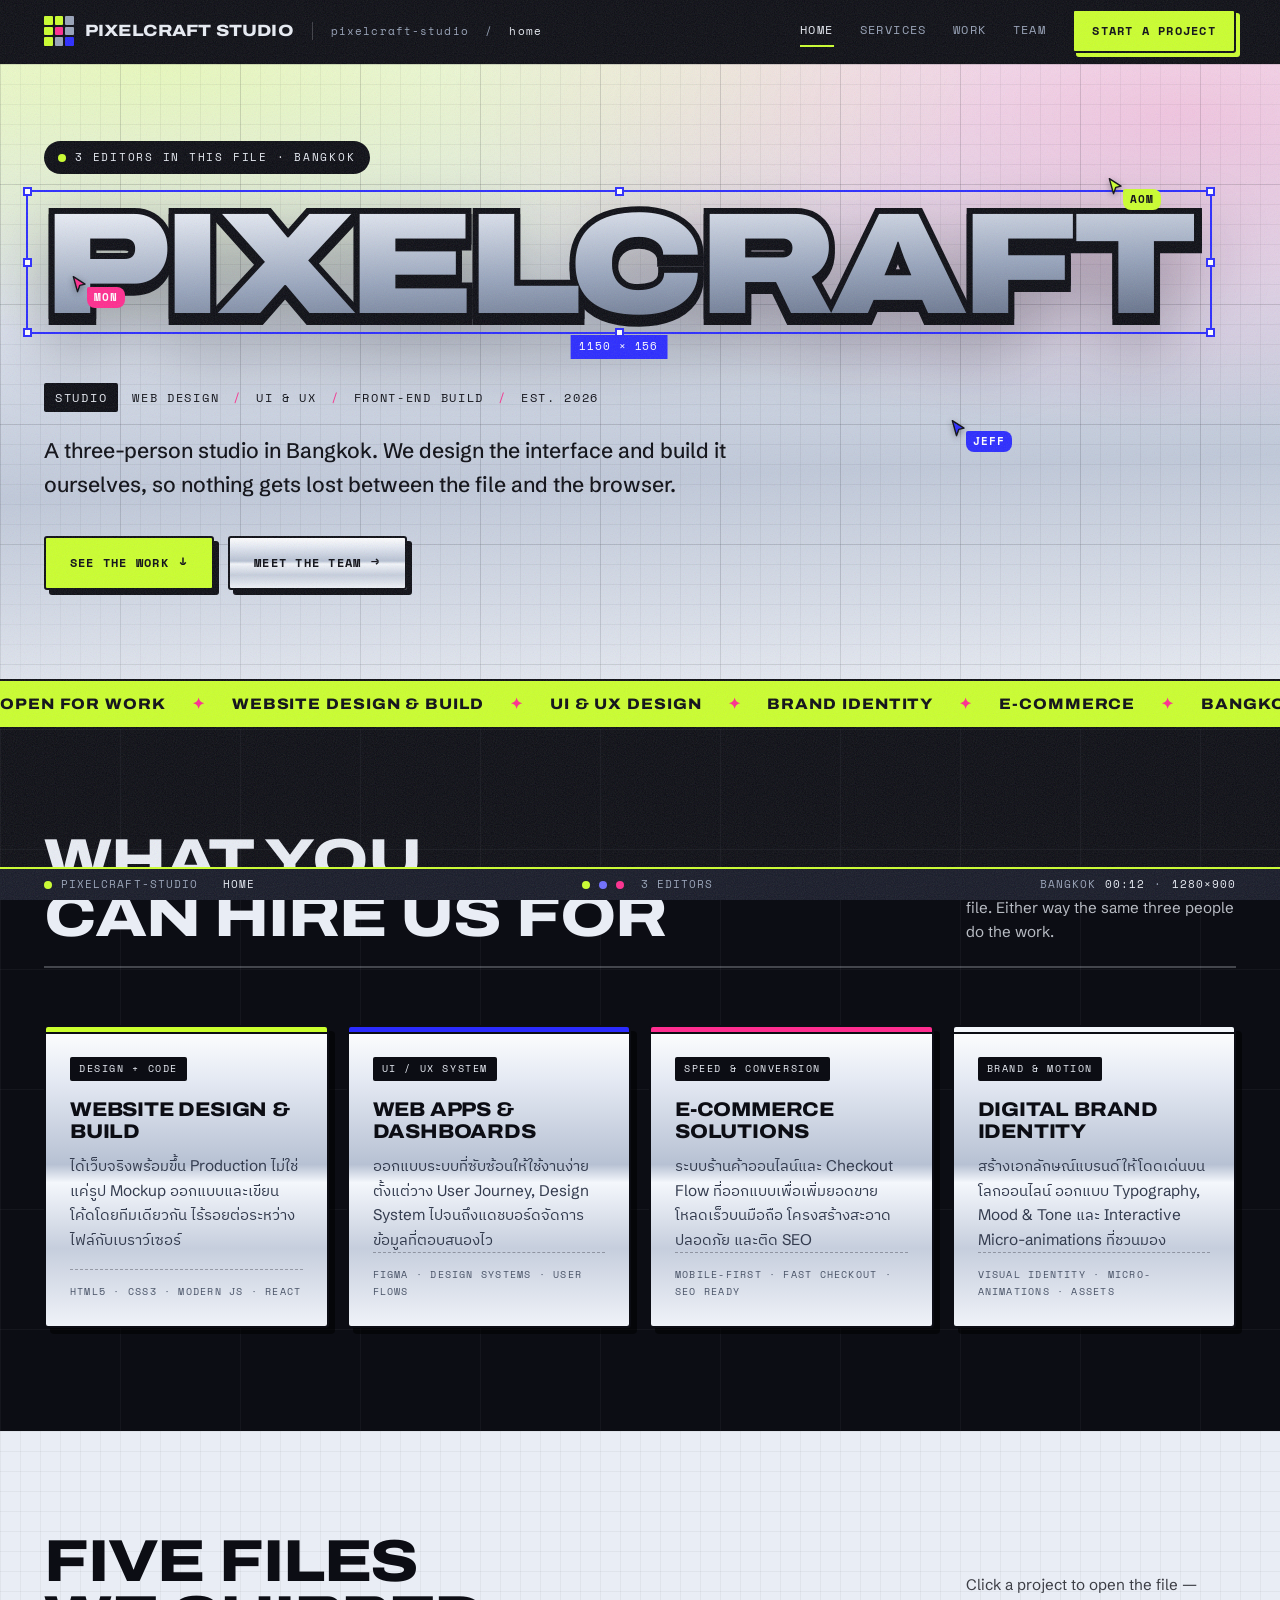
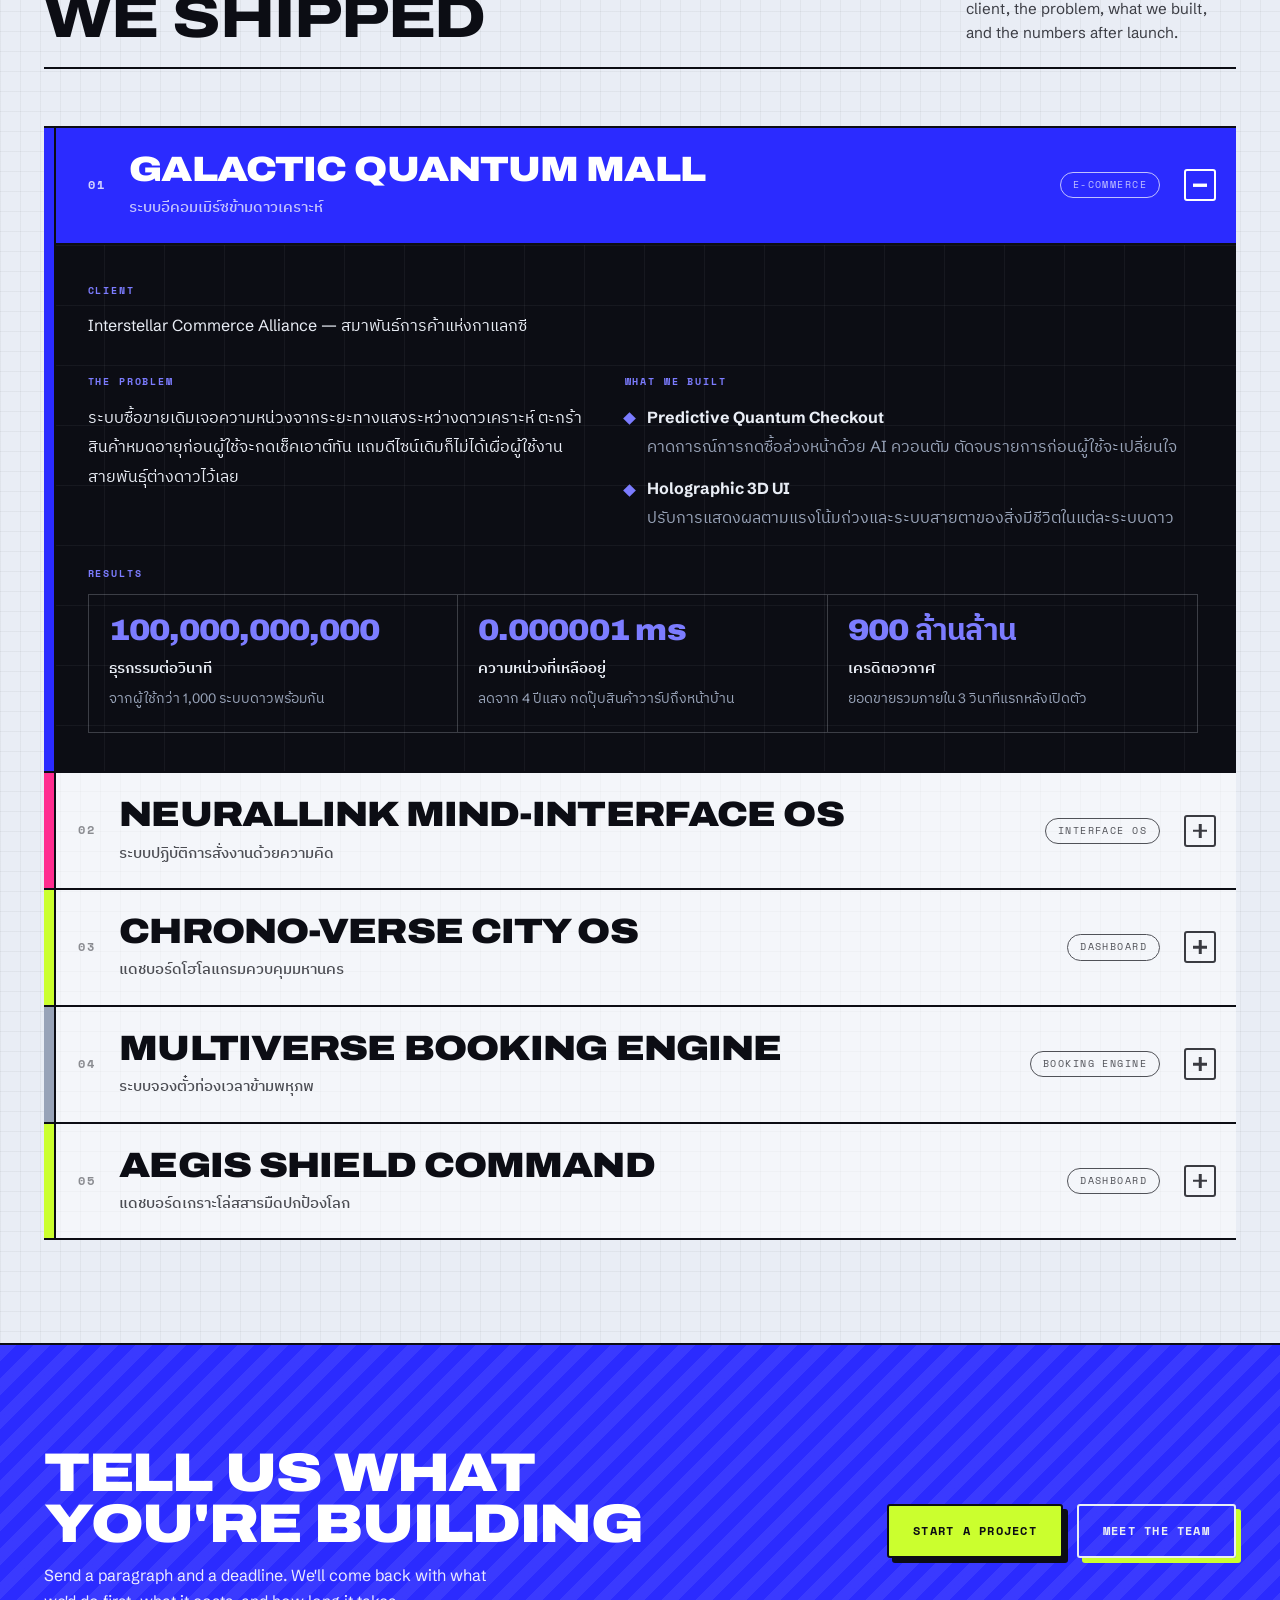
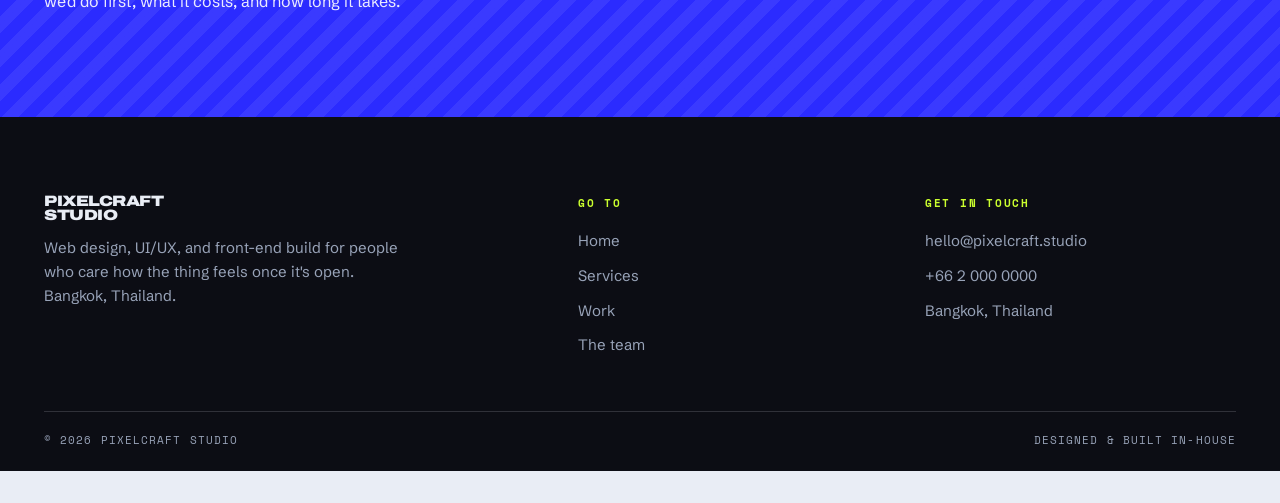
<file: home-v2.html>
<!DOCTYPE html>
<html lang="en">

<head>
  <meta charset="UTF-8">
  <meta name="viewport" content="width=device-width, initial-scale=1.0">
  <title>PixelCraft Studio — Web design &amp; UI/UX, Bangkok</title>
  <meta name="description"
    content="PixelCraft Studio is a three-person web design and UI/UX studio in Bangkok. We design the interface and build it ourselves.">

  <!-- ฟอนต์: Archivo (หัวข้อ) / Schibsted Grotesk (เนื้อหา) / Space Mono (ป้ายกำกับ)
       IBM Plex Sans Thai = ตัวสำรองสำหรับภาษาไทย เพราะสามตัวบนไม่มีสระไทย -->
  <link rel="preconnect" href="https://fonts.googleapis.com">
  <link rel="preconnect" href="https://fonts.gstatic.com" crossorigin>
  <link
    href="https://fonts.googleapis.com/css2?family=Archivo:wdth,wght@62..125,100..900&family=IBM+Plex+Sans+Thai:wght@400;500;600;700&family=Schibsted+Grotesk:wght@400..900&family=Space+Mono:wght@400;700&display=swap"
    rel="stylesheet">

  <!-- base.css ต้องมาก่อน home.css เสมอ -->
  <link rel="stylesheet" href="assets/css/base.css">
  <link rel="stylesheet" href="assets/css/home.css">

  <script src="assets/js/site.js" defer></script>
</head>

<body>
  <div class="grain" aria-hidden="true"></div>
  <a class="skip" href="#main">Skip to content</a>

  <!-- ============================================================
       แถบเมนูด้านบน — เหมือนกันทั้งสองหน้า
       ถ้าแก้ที่นี่ อย่าลืมแก้ใน profile-v2.html ให้ตรงกันด้วย
       ============================================================ -->
  <header class="bar">
    <div class="wrap bar__in">
      <a class="brand" href="home-v2.html">
        <span class="brand__mark" aria-hidden="true">
          <i></i><i></i><i></i><i></i><i></i><i></i><i></i><i></i><i></i>
        </span>
        PixelCraft Studio
      </a>

      <span class="bar__file">pixelcraft-studio &nbsp;/&nbsp; <b>home</b></span>

      <button class="burger" id="burger" aria-label="Open menu" aria-expanded="false" aria-controls="nav">
        <i></i><i></i><i></i>
      </button>

      <nav class="nav" id="nav" aria-label="Main">
        <a class="nav__link" href="home-v2.html" aria-current="page">Home</a>
        <a class="nav__link" href="#services">Services</a>
        <a class="nav__link" href="#work">Work</a>
        <a class="nav__link" href="profile-v2.html">Team</a>
        <a class="btn btn--acid nav__cta" href="mailto:hello@pixelcraft.studio">Start a project</a>
      </nav>
    </div>
  </header>

  <main id="main">

    <!-- ============================================================
         HERO
         ตัวหนังสือโครมเมียมต้องเขียนข้อความซ้ำ 2 ที่:
         ใน data-word (เส้นขอบดำข้างหลัง) และใน <span> (เนื้อโครมเมียม)
         ถ้าเปลี่ยนคำ ต้องปรับ font-size ใน home.css ด้วย
         ============================================================ -->
    <section class="hero" id="top">
      <div class="hero__grid" aria-hidden="true"></div>

      <div class="wrap hero__in">
        <p class="eyebrow">
          <span class="pip pip--live" aria-hidden="true"></span>
          3 editors in this file · Bangkok
        </p>

        <div class="sel">
          <h1 class="word" data-word="PixelCraft"><span>PixelCraft</span></h1>
          <span class="sel__box" aria-hidden="true">
            <i></i><i></i><i></i><i></i><i></i><i></i><i></i><i></i>
          </span>
          <span class="sel__dim" id="dim" aria-hidden="true">— × —</span>
        </div>

        <p class="hero__meta">
          <span class="chip">Studio</span>
          Web design <s>/</s> UI &amp; UX <s>/</s> Front-end build <s>/</s> Est. 2026
        </p>

        <p class="hero__lede">
          A three-person studio in Bangkok. We design the interface and build it ourselves,
          so nothing gets lost between the file and the browser.
        </p>

        <div class="btn-row hero__cta">
          <a class="btn btn--acid" href="#work">See the work <span class="btn__x" aria-hidden="true">↓</span></a>
          <a class="btn btn--chrome" href="profile-v2.html">Meet the team <span class="btn__x"
              aria-hidden="true">→</span></a>
        </div>

        <!-- เคอร์เซอร์ของสมาชิกสามคน สีตรงกับสีประจำตัวในหน้า profile -->
        <div class="cursor cursor--aom" aria-hidden="true">
          <svg viewBox="0 0 24 24" fill="none">
            <path d="M4 2l14 9-6.2 1.4L9 20 4 2z" fill="var(--lime)" stroke="#0C0D14" stroke-width="1.7"
              stroke-linejoin="round" />
          </svg><b>Aom</b>
        </div>
        <div class="cursor cursor--jeff" aria-hidden="true">
          <svg viewBox="0 0 24 24" fill="none">
            <path d="M4 2l14 9-6.2 1.4L9 20 4 2z" fill="var(--plasma)" stroke="#0C0D14" stroke-width="1.7"
              stroke-linejoin="round" />
          </svg><b>Jeff</b>
        </div>
        <div class="cursor cursor--mon" aria-hidden="true">
          <svg viewBox="0 0 24 24" fill="none">
            <path d="M4 2l14 9-6.2 1.4L9 20 4 2z" fill="var(--hyper)" stroke="#0C0D14" stroke-width="1.7"
              stroke-linejoin="round" />
          </svg><b>Mon</b>
        </div>
      </div>
    </section>

    <!-- ============================================================
         TICKER — ต้องมี .ticker__run สองอันเนื้อหาเหมือนกัน
         อันหนึ่งวิ่งออก อีกอันวิ่งตามมาแทนที่ ถึงจะดูต่อเนื่อง
         ============================================================ -->
    <div class="ticker" aria-hidden="true">
      <div class="ticker__run">
        <span>Open for work</span><em>✦</em><span>Website design &amp; build</span><em>✦</em><span>UI &amp; UX
          design</span><em>✦</em><span>Brand identity</span><em>✦</em><span>E-commerce</span><em>✦</em><span>Bangkok,
          TH</span><em>✦</em>
      </div>
      <div class="ticker__run">
        <span>Open for work</span><em>✦</em><span>Website design &amp; build</span><em>✦</em><span>UI &amp; UX
          design</span><em>✦</em><span>Brand identity</span><em>✦</em><span>E-commerce</span><em>✦</em><span>Bangkok,
          TH</span><em>✦</em>
      </div>
    </div>


    <!-- ############################################################
         #                                                          #
         #   SERVICES — ส่วนของเพื่อนคนที่ 1                        #
         #   "บริษัททำอะไรบ้าง"                                     #
         #                                                          #
         ############################################################

         สิ่งที่ต้องทำ
         ----------------------------------------------------------
         ลบ <div class="blank"> ข้างล่างทิ้ง แล้วใส่ .svcs กับการ์ด
         .svc เข้าไปแทน จะกี่ใบก็ได้ กริดจัดให้เอง

         คลาสที่เตรียมไว้ให้แล้วใน assets/css/home.css
         (ไม่ต้องเขียน CSS เพิ่ม แค่ใส่ class ให้ถูก):

           .svcs        กล่องกริดที่ครอบการ์ดทั้งหมด
           .svc         การ์ด 1 ใบ — ใส่สีแถบบนด้วย style="--c:..."
           .svc__tag    ป้ายเล็กมุมบนการ์ด
           .svc__t      ชื่อบริการ
           .svc__d      คำอธิบาย
           .svc__hint   บรรทัดล่างสุด ชิดก้นการ์ดเสมอ

         สีที่ใช้ได้: var(--lime) var(--plasma) var(--hyper) #F4F7FC

         ตัวอย่างการ์ด 1 ใบ (ก๊อปไปวางแล้วแก้ข้อความได้เลย)
         ----------------------------------------------------------
         <div class="svcs">
           <article class="svc" style="--c:var(--lime)">
             <span class="svc__tag">Design + Code</span>
             <h3 class="svc__t">Website design &amp; build</h3>
             <p class="svc__d">คำอธิบายบริการ 1–2 บรรทัด</p>
             <p class="svc__hint">HTML · CSS · JS · React</p>
           </article>
         </div>

         ดูรายละเอียดเพิ่มที่ STYLEGUIDE.md
         ############################################################ -->
    <section class="band ink" id="services">
      <div class="wrap">
        <div class="head">
          <h2 class="h2">What you<br>can hire us for</h2>
          <p class="head__note">Take one piece, or hand us the whole file. Either way the same three people do
            the work.</p>
        </div>

        <div class="svcs">

          <!-- 01. Web Design & Dev (Lime) -->
          <article class="svc" style="--c:var(--lime)">
            <span class="svc__tag">Design + Code</span>
            <h3 class="svc__t">Website Design &amp; Build</h3>
            <p class="svc__d">ได้เว็บจริงพร้อมขึ้น Production ไม่ใช่แค่รูป Mockup ออกแบบและเขียนโค้ดโดยทีมเดียวกัน ไร้รอยต่อระหว่างไฟล์กับเบราว์เซอร์</p>
            <p class="svc__hint">HTML5 · CSS3 · Modern JS · React</p>
          </article>

          <!-- 02. UI/UX & Web Apps (Plasma) -->
          <article class="svc" style="--c:var(--plasma)">
            <span class="svc__tag">UI / UX System</span>
            <h3 class="svc__t">Web Apps &amp; Dashboards</h3>
            <p class="svc__d">ออกแบบระบบที่ซับซ้อนให้ใช้งานง่าย ตั้งแต่วาง User Journey, Design System ไปจนถึงแดชบอร์ดจัดการข้อมูลที่ตอบสนองไว</p>
            <p class="svc__hint">Figma · Design Systems · User Flows</p>
          </article>

          <!-- 03. E-Commerce (Hyper) -->
          <article class="svc" style="--c:var(--hyper)">
            <span class="svc__tag">Speed &amp; Conversion</span>
            <h3 class="svc__t">E-Commerce Solutions</h3>
            <p class="svc__d">ระบบร้านค้าออนไลน์และ Checkout Flow ที่ออกแบบเพื่อเพิ่มยอดขาย โหลดเร็วบนมือถือ โครงสร้างสะอาด ปลอดภัย และติด SEO</p>
            <p class="svc__hint">Mobile-First · Fast Checkout · SEO Ready</p>
          </article>

          <!-- 04. Digital Brand Identity (Chrome/Light) -->
          <article class="svc" style="--c:#F4F7FC">
            <span class="svc__tag">Brand &amp; Motion</span>
            <h3 class="svc__t">Digital Brand Identity</h3>
            <p class="svc__d">สร้างเอกลักษณ์แบรนด์ให้โดดเด่นบนโลกออนไลน์ ออกแบบ Typography, Mood &amp; Tone และ Interactive Micro-animations ที่ชวนมอง</p>
            <p class="svc__hint">Visual Identity · Micro-Animations · Assets</p>
          </article>

        </div>

      </div>
    </section>


    <!-- ============================================================
         WORK — ผลงานบริษัท (accordion คลิกเพื่อกางรายละเอียด)
         ------------------------------------------------------------
         โครงหนึ่งการ์ด:
           <article class="row" style="--c ; --on ; --cd">
             --c  = สีประจำการ์ด ใช้กับแถบซ้ายและพื้นตอนกางออก
             --on = สีตัวหนังสือบนพื้น --c
             --cd = สีเดียวกันแต่เวอร์ชันที่อ่านออกบนพื้นดำในแผงรายละเอียด
             <h3 class="row__h"><button class="row__btn"> ... หัวการ์ด
             <div class="row__panel">    ... รายละเอียดที่กางออกมา

         id ของ button กับ panel ต้องจับคู่กัน (aria-controls / aria-labelledby)
         ตอนยังไม่มี JS ทุกแผงจะกางอยู่ site.js จะหุบให้เองตอนโหลดเสร็จ
         ============================================================ -->
    <section class="band band--work" id="work">
      <div class="wrap">
        <div class="head">
          <h2 class="h2">Five files<br>we shipped</h2>
          <p class="head__note">Click a project to open the file — client, the problem, what we built, and the
            numbers after launch.</p>
        </div>

        <div class="rows" id="work-rows">
          <article class="row" style="--c:var(--plasma); --on:#fff; --cd:#7C7CFF">
            <h3 class="row__h">
              <button class="row__btn" type="button" id="wb-quantum-mall" aria-expanded="true" aria-controls="wp-quantum-mall">
                <span class="row__idx" aria-hidden="true">01</span>
                <span class="row__name">Galactic Quantum Mall
                  <span class="row__th">ระบบอีคอมเมิร์ซข้ามดาวเคราะห์</span>
                </span>
                <span class="row__cat">E-commerce</span>
                <span class="row__sign" aria-hidden="true"></span>
              </button>
            </h3>

            <div class="row__panel" id="wp-quantum-mall" role="region" aria-labelledby="wb-quantum-mall">
              <div class="row__panelin">
                <div class="pan">

                  <div class="fact">
                    <p class="fact__k">Client</p>
                    <p class="fact__v">Interstellar Commerce Alliance — สมาพันธ์การค้าแห่งกาแลกซี</p>
                  </div>

                  <div class="pan__two">
                    <div class="fact">
                      <p class="fact__k">The problem</p>
                      <p class="fact__v">ระบบซื้อขายเดิมเจอความหน่วงจากระยะทางแสงระหว่างดาวเคราะห์ ตะกร้าสินค้าหมดอายุก่อนผู้ใช้จะกดเช็คเอาต์ทัน แถมดีไซน์เดิมก็ไม่ได้เผื่อผู้ใช้งานสายพันธุ์ต่างดาวไว้เลย</p>
                    </div>
                    <div class="fact">
                      <p class="fact__k">What we built</p>
                      <ul class="solu">
                    <li><b>Predictive Quantum Checkout</b> คาดการณ์การกดซื้อล่วงหน้าด้วย AI ควอนตัม ตัดจบรายการก่อนผู้ใช้จะเปลี่ยนใจ</li>
                    <li><b>Holographic 3D UI</b> ปรับการแสดงผลตามแรงโน้มถ่วงและระบบสายตาของสิ่งมีชีวิตในแต่ละระบบดาว</li>
                      </ul>
                    </div>
                  </div>

                  <div class="fact">
                    <p class="fact__k">Results</p>
                    <div class="mets">
                  <div class="met">
                    <p class="met__v">100,000,000,000</p>
                    <p class="met__u">ธุรกรรมต่อวินาที</p>
                    <p class="met__d">จากผู้ใช้กว่า 1,000 ระบบดาวพร้อมกัน</p>
                  </div>
                  <div class="met">
                    <p class="met__v">0.000001 ms</p>
                    <p class="met__u">ความหน่วงที่เหลืออยู่</p>
                    <p class="met__d">ลดจาก 4 ปีแสง กดปุ๊บสินค้าวาร์ปถึงหน้าบ้าน</p>
                  </div>
                  <div class="met">
                    <p class="met__v">900 ล้านล้าน</p>
                    <p class="met__u">เครดิตอวกาศ</p>
                    <p class="met__d">ยอดขายรวมภายใน 3 วินาทีแรกหลังเปิดตัว</p>
                  </div>
                    </div>
                  </div>

                </div>
              </div>
            </div>
          </article>
          
          <article class="row" style="--c:var(--hyper); --on:#fff; --cd:#FF63B0">
            <h3 class="row__h">
              <button class="row__btn" type="button" id="wb-neurallink" aria-expanded="true" aria-controls="wp-neurallink">
                <span class="row__idx" aria-hidden="true">02</span>
                <span class="row__name">NeuralLink Mind-Interface OS
                  <span class="row__th">ระบบปฏิบัติการสั่งงานด้วยความคิด</span>
                </span>
                <span class="row__cat">Interface OS</span>
                <span class="row__sign" aria-hidden="true"></span>
              </button>
            </h3>

            <div class="row__panel" id="wp-neurallink" role="region" aria-labelledby="wb-neurallink">
              <div class="row__panelin">
                <div class="pan">

                  <div class="fact">
                    <p class="fact__k">Client</p>
                    <p class="fact__v">NeuralTech Global &amp; Ministry of Future Affairs</p>
                  </div>

                  <div class="pan__two">
                    <div class="fact">
                      <p class="fact__k">The problem</p>
                      <p class="fact__v">ผู้ใช้ยุคใหม่อยากสั่งงานเว็บผ่านคลื่นสมองโดยตรง แต่ UI แบบเดิมยัดข้อมูลเข้าหัวทีเดียวทั้งหน้า จนเกิดภาวะสมองโหลดเกินขนาดและเวียนหัว</p>
                    </div>
                    <div class="fact">
                      <p class="fact__k">What we built</p>
                      <ul class="solu">
                    <li><b>Cyber-Cognitive UI/UX System</b> ปรับสี เลย์เอาต์ และขนาดฟอนต์ตามคลื่นสมองและอารมณ์ของผู้ใช้แบบเรียลไทม์ที่ 600 FPS</li>
                    <li><b>Thought-Auth Encryption</b> สแกนลายนิ้วมือทางความคิดก่อนยืนยันทุกรายการ</li>
                      </ul>
                    </div>
                  </div>

                  <div class="fact">
                    <p class="fact__k">Results</p>
                    <div class="mets">
                  <div class="met">
                    <p class="met__v">5,000 ล้าน</p>
                    <p class="met__u">สมองที่เชื่อมต่อพร้อมกัน</p>
                    <p class="met__d">มนุษย์กับ AI คุยกันโดยไม่แล็กแม้แต่มิลลิวินาทีเดียว</p>
                  </div>
                  <div class="met">
                    <p class="met__v">99.99%</p>
                    <p class="met__u">ความพึงพอใจ</p>
                    <p class="met__d">วัดจากระดับโดพามีนที่สมองหลั่งออกมาจริง</p>
                  </div>
                  <div class="met">
                    <p class="met__v">#1</p>
                    <p class="met__u">Best Interdimensional Design System</p>
                    <p class="met__d">รางวัลแห่งศตวรรษ จากสถาบันดีไซน์จักรวาล</p>
                  </div>
                    </div>
                  </div>

                </div>
              </div>
            </div>
          </article>

          <article class="row" style="--c:var(--lime); --on:#0C0D14; --cd:var(--lime)">
            <h3 class="row__h">
              <button class="row__btn" type="button" id="wb-chrono-verse" aria-expanded="true" aria-controls="wp-chrono-verse">
                <span class="row__idx" aria-hidden="true">03</span>
                <span class="row__name">Chrono-Verse City OS
                  <span class="row__th">แดชบอร์ดโฮโลแกรมควบคุมมหานคร</span>
                </span>
                <span class="row__cat">Dashboard</span>
                <span class="row__sign" aria-hidden="true"></span>
              </button>
            </h3>

            <div class="row__panel" id="wp-chrono-verse" role="region" aria-labelledby="wb-chrono-verse">
              <div class="row__panelin">
                <div class="pan">

                  <div class="fact">
                    <p class="fact__k">Client</p>
                    <p class="fact__v">Neo-Tokyo &amp; Hyper-Bangkok Smart Megacity</p>
                  </div>

                  <div class="pan__two">
                    <div class="fact">
                      <p class="fact__k">The problem</p>
                      <p class="fact__v">แดชบอร์ดบริหารเมืองอัจฉริยะเดิมแยกกันคนละระบบ ทำให้การจราจรโดรนบินกับระบบพลังงานฟิวชันสั่งงานไม่ตรงกันและขัดข้องบ่อยครั้ง</p>
                    </div>
                    <div class="fact">
                      <p class="fact__k">What we built</p>
                      <ul class="solu">
                    <li><b>3D Real-time Hologram City Command Center</b> จำลองเมืองทั้งเมืองแบบ Atom-Level Twin อัตราส่วน 1:1 แสดงผลบนเว็บ</li>
                    <li><b>AI Predictive Simulation</b> มองเห็นเหตุวิกฤตล่วงหน้า 24 ชั่วโมง แจ้งเตือนก่อนเรื่องจะเกิดจริง</li>
                      </ul>
                    </div>
                  </div>

                  <div class="fact">
                    <p class="fact__k">Results</p>
                    <div class="mets">
                  <div class="met">
                    <p class="met__v">20,000,000</p>
                    <p class="met__u">ยานพาหนะบินที่คุมพร้อมกัน</p>
                    <p class="met__d">อัตราอุบัติเหตุ 0.00% นับตั้งแต่วันเปิดใช้</p>
                  </div>
                  <div class="met">
                    <p class="met__v">85%</p>
                    <p class="met__u">พลังงานฟิวชันที่ประหยัดได้ต่อปี</p>
                    <p class="met__d">คิดรวมทั้งมหานคร</p>
                  </div>
                  <div class="met">
                    <p class="met__v">#1</p>
                    <p class="met__u">ระบบปฏิบัติการเมืองอัจฉริยะ</p>
                    <p class="met__d">อันดับหนึ่งของกาแลกซีทางช้างเผือก</p>
                  </div>
                    </div>
                  </div>

                </div>
              </div>
            </div>
          </article>

          <article class="row" style="--c:var(--steel); --on:#0C0D14; --cd:#BAC4D6">
            <h3 class="row__h">
              <button class="row__btn" type="button" id="wb-chronox" aria-expanded="true" aria-controls="wp-chronox">
                <span class="row__idx" aria-hidden="true">04</span>
                <span class="row__name">Multiverse Booking Engine
                  <span class="row__th">ระบบจองตั๋วท่องเวลาข้ามพหุภพ</span>
                </span>
                <span class="row__cat">Booking engine</span>
                <span class="row__sign" aria-hidden="true"></span>
              </button>
            </h3>

            <div class="row__panel" id="wp-chronox" role="region" aria-labelledby="wb-chronox">
              <div class="row__panelin">
                <div class="pan">

                  <div class="fact">
                    <p class="fact__k">Client</p>
                    <p class="fact__v">ChronoX Temporal Services &amp; Time Travel Agency</p>
                  </div>

                  <div class="pan__two">
                    <div class="fact">
                      <p class="fact__k">The problem</p>
                      <p class="fact__v">การจองทริปย้อนเวลาไปยุคไดโนเสาร์หรือยุคอนาคตเจอปัญหา Time Paradox ทำให้ประวัติศาสตร์เปลี่ยนและตั๋วซ้ำซ้อนกันในแต่ละไทม์ไลน์</p>
                    </div>
                    <div class="fact">
                      <p class="fact__k">What we built</p>
                      <ul class="solu">
                    <li><b>Temporal Fluid UI/UX</b> ผังเวลาแบบ 4D Spacetime Graph ปรับตามมิติเวลาของผู้ใช้อัตโนมัติ</li>
                    <li><b>Anti-Paradox Safety Lock</b> ล็อกไม่ให้จองข้ามไทม์ไลน์ที่จะส่งผลให้จักรวาลล่มสลาย</li>
                      </ul>
                    </div>
                  </div>

                  <div class="fact">
                    <p class="fact__k">Results</p>
                    <div class="mets">
                  <div class="met">
                    <p class="met__v">100.00%</p>
                    <p class="met__u">กัน Time Paradox ได้หมด</p>
                    <p class="met__d">ยังไม่มีจักรวาลไหนแยกตัวสักครั้งเดียว</p>
                  </div>
                  <div class="met">
                    <p class="met__v">800,000,000</p>
                    <p class="met__u">นักท่องเที่ยวข้ามเวลาต่อวัน</p>
                    <p class="met__d">ไปดูไดโนเสาร์กันทั้งวัน ยังไม่มีใครโดน T-Rex กินสักคน</p>
                  </div>
                  <div class="met">
                    <p class="met__v">#1</p>
                    <p class="met__u">Zero-Paradox Web Architecture Award</p>
                    <p class="met__d">จากสภาเวลามิติที่ 5</p>
                  </div>
                    </div>
                  </div>

                </div>
              </div>
            </div>
          </article>

          <article class="row" style="--c:var(--lime); --on:#0C0D14; --cd:var(--lime)">
            <h3 class="row__h">
              <button class="row__btn" type="button" id="wb-aegis" aria-expanded="true" aria-controls="wp-aegis">
                <span class="row__idx" aria-hidden="true">05</span>
                <span class="row__name">Aegis Shield Command
                  <span class="row__th">แดชบอร์ดเกราะโล่สสารมืดปกป้องโลก</span>
                </span>
                <span class="row__cat">Dashboard</span>
                <span class="row__sign" aria-hidden="true"></span>
              </button>
            </h3>

            <div class="row__panel" id="wp-aegis" role="region" aria-labelledby="wb-aegis">
              <div class="row__panelin">
                <div class="pan">

                  <div class="fact">
                    <p class="fact__k">Client</p>
                    <p class="fact__v">Planetary Defense Command &amp; United Earth Orbit Federation</p>
                  </div>

                  <div class="pan__two">
                    <div class="fact">
                      <p class="fact__k">The problem</p>
                      <p class="fact__v">ระบบป้องกันดาวเคราะห์เดิมใช้ UI ล่าสมัย ตัวหนังสือเล็กจนมองไม่ทัน เจ้าหน้าที่กดเปิดเกราะป้องกันไม่ทันตอนอุกกาบาตพุ่งเข้ามา</p>
                    </div>
                    <div class="fact">
                      <p class="fact__k">What we built</p>
                      <ul class="solu">
                    <li><b>Ultra-High-Contrast Command Dashboard</b> นีออนมินิมอลคอนทราสต์จัด อ่านออกในครึ่งวินาที ทำงานแบบ Zero-Click Action</li>
                    <li><b>Eye-Tracking Trigger System</b> ยิงเลเซอร์สสารมืดเบี่ยงทิศอุกกาบาตด้วยการขยิบตาครั้งเดียว</li>
                      </ul>
                    </div>
                  </div>

                  <div class="fact">
                    <p class="fact__k">Results</p>
                    <div class="mets">
                  <div class="met">
                    <p class="met__v">1,200,000</p>
                    <p class="met__u">อุกกาบาตที่สกัดไว้ได้</p>
                    <p class="met__d">รวมอุกกาบาตเพชร โลกไม่มีรอยขีดข่วนแม้แต่เซนติเมตรเดียว</p>
                  </div>
                  <div class="met">
                    <p class="met__v">0.0001 ms</p>
                    <p class="met__u">เวลาตอบสนองเปิดเกราะ</p>
                    <p class="met__d">ลดจาก 10 นาที มองปุ๊บโล่กางปั๊บ</p>
                  </div>
                  <div class="met">
                    <p class="met__v">8,000,000,000</p>
                    <p class="met__u">ประชากรโลกที่ปลอดภัย</p>
                    <p class="met__d">รอดพ้นวันสิ้นโลกครบ 100%</p>
                  </div>
                    </div>
                  </div>

                </div>
              </div>
            </div>
          </article>
        </div>
      </div>
    </section>


    <!-- ============================================================
         CTA
         ============================================================ -->
    <section class="band cta">
      <div class="wrap cta__in">
        <div>
          <h2 class="cta__t">Tell us what<br>you're building</h2>
          <p class="cta__d">Send a paragraph and a deadline. We'll come back with what we'd do first, what it
            costs, and how long it takes.</p>
        </div>
        <div class="btn-row">
          <a class="btn btn--acid" href="mailto:hello@pixelcraft.studio">Start a project</a>
          <a class="btn btn--onink" href="profile-v2.html">Meet the team</a>
        </div>
      </div>
    </section>
  </main>


  <!-- ============================================================
       FOOTER — เหมือนกันทั้งสองหน้า
       ============================================================ -->
  <footer class="foot" id="contact">
    <div class="wrap">
      <div class="foot__top">
        <div>
          <p class="foot__word">PixelCraft<br>Studio</p>
          <p>Web design, UI/UX, and front-end build for people who care how the thing feels once it's open.
            Bangkok, Thailand.</p>
        </div>
        <div>
          <h4>Go to</h4>
          <ul class="foot__links">
            <li><a href="home-v2.html">Home</a></li>
            <li><a href="#services">Services</a></li>
            <li><a href="#work">Work</a></li>
            <li><a href="profile-v2.html">The team</a></li>
          </ul>
        </div>
        <div>
          <h4>Get in touch</h4>
          <ul class="foot__links">
            <li><a href="mailto:hello@pixelcraft.studio">hello@pixelcraft.studio</a></li>
            <li><a href="tel:+6620000000">+66 2 000 0000</a></li>
            <li><a href="https://maps.google.com/?q=Bangkok" target="_blank" rel="noopener">Bangkok, Thailand</a>
            </li>
          </ul>
        </div>
      </div>
      <div class="foot__bottom">
        <span>© 2026 PixelCraft Studio</span>
        <span>Designed &amp; built in-house</span>
      </div>
    </div>
  </footer>

  <!-- แถบสถานะล่างสุด เวลามาจาก site.js -->
  <div class="status" aria-hidden="true">
    <div class="wrap status__in">
      <span class="status__grp"><span class="pip pip--lime"></span> pixelcraft-studio &nbsp;<b>home</b></span>
      <span class="status__grp status__mid">
        <span class="pip pip--lime"></span><span class="pip pip--plasma"></span><span class="pip pip--hyper"></span>
        &nbsp;3 editors
      </span>
      <span class="status__grp status__right">Bangkok <b id="clock">--:--</b> · <b id="vp">—</b></span>
    </div>
  </div>
</body>

</html>
</file>
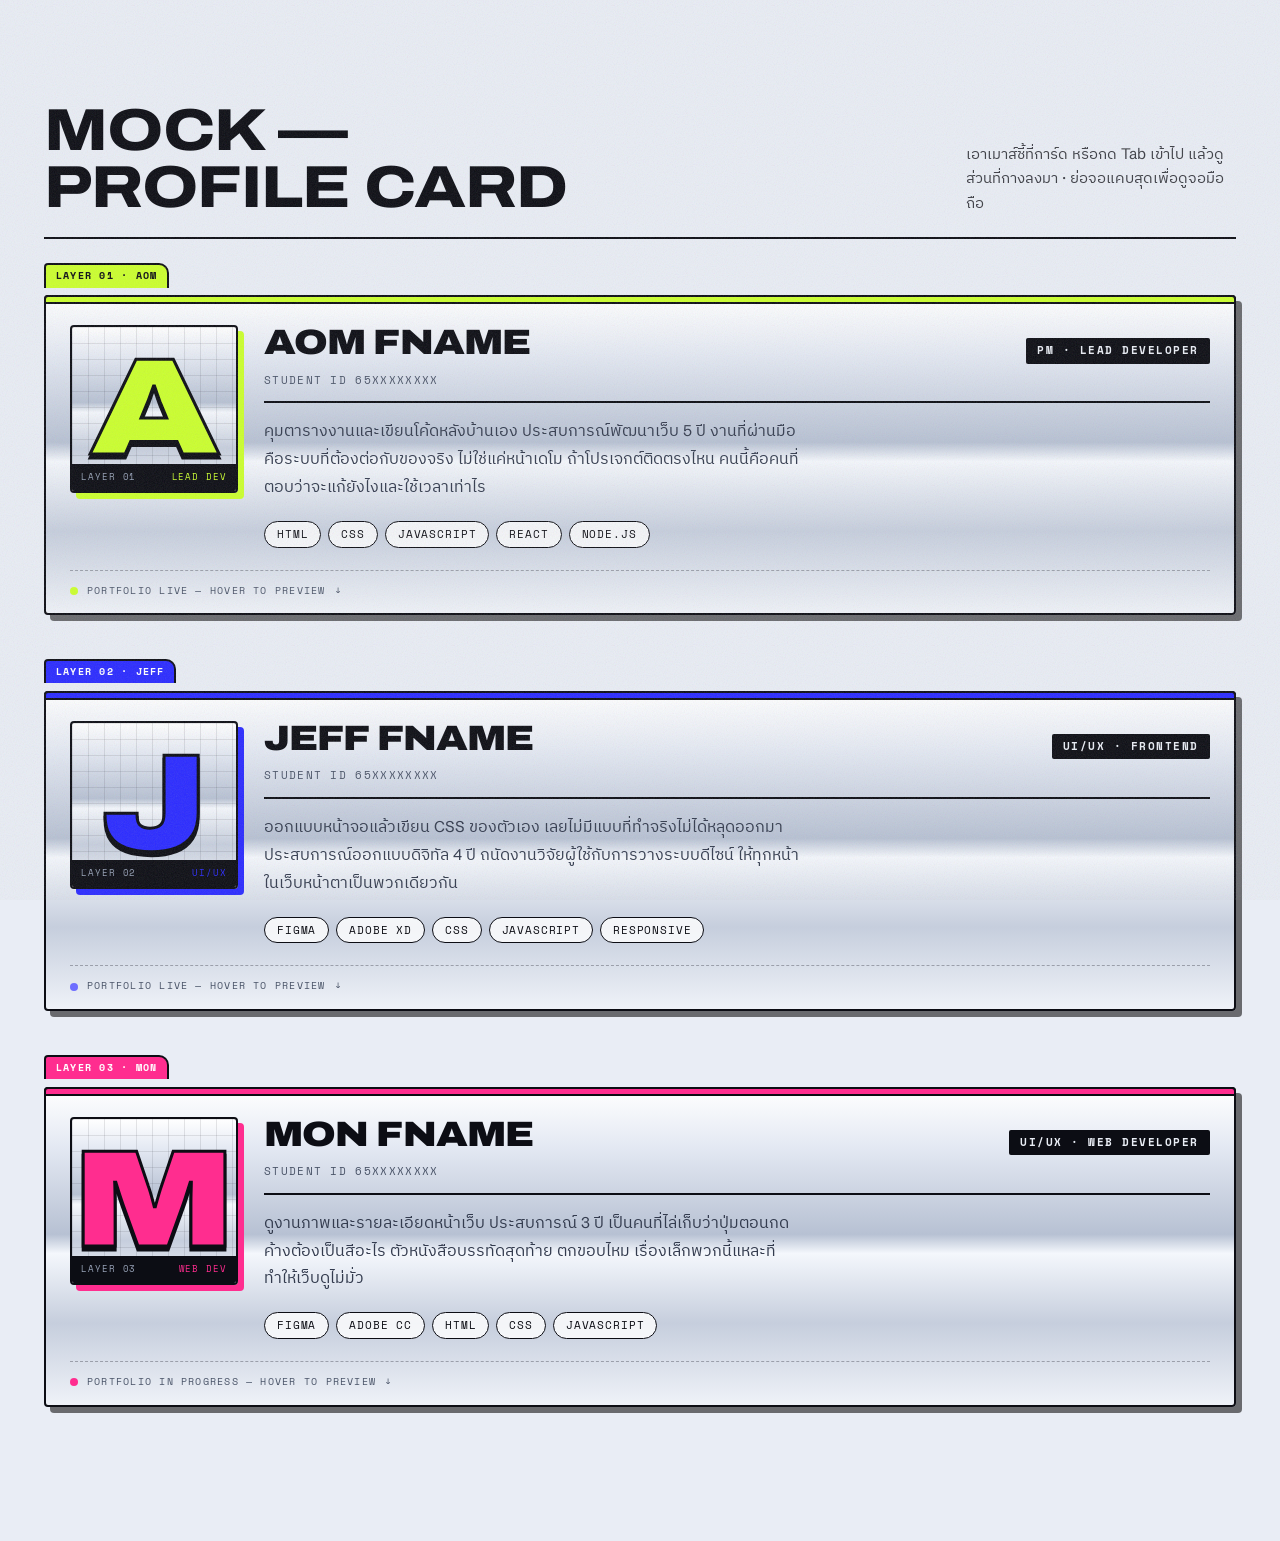
<file: mock-profile-card.html>
<!DOCTYPE html>
<html lang="th">

<head>
  <meta charset="UTF-8">
  <meta name="viewport" content="width=device-width, initial-scale=1.0">
  <title>Mock — Profile card (hover reveal)</title>

  <link rel="preconnect" href="https://fonts.googleapis.com">
  <link rel="preconnect" href="https://fonts.gstatic.com" crossorigin>
  <link
    href="https://fonts.googleapis.com/css2?family=Archivo:wdth,wght@62..125,100..900&family=IBM+Plex+Sans+Thai:wght@400;500;600;700&family=Schibsted+Grotesk:wght@400..900&family=Space+Mono:wght@400;700&display=swap"
    rel="stylesheet">

  <!-- ใช้ของกลางจากเว็บจริง จะได้เห็นหน้าตาตรงกับที่จะเป็นตอนย้ายเข้า -->
  <link rel="stylesheet" href="assets/css/base.css">
  <link rel="stylesheet" href="assets/css/profile.css">

  <style>
    /* ============================================================
       MOCK — .pcard  การ์ดสมาชิกแบบใหม่ (hover แล้วกางลง)
       ------------------------------------------------------------
       ตอนนี้อยู่ในไฟล์ mock ก่อน ถ้าโอเคแล้วค่อยย้ายทั้งบล็อกนี้
       ไปไว้ใน assets/css/profile.css แล้วลบ <style> นี้ทิ้ง

       การตกแต่งยืมภาษาเดียวกับ .svc ในหน้าแรก:
         พื้นโครมเมียม + ขอบดำ 2px + เงาแข็ง + แถบสีด้านบน
         + hover แล้วการ์ดยกตัวขึ้น เงากลายเป็นสีประจำตัว

       ตัวแปรที่ต้องตั้งที่ <article class="pcard" style="...">
         --c   สีประจำตัว (lime / plasma / hyper)
         --on  สีตัวหนังสือที่วางบนสี --c แล้วยังอ่านออก
       ============================================================ */

    /* กองการ์ด 3 ใบเรียงลงมา
       เว้นห่างเยอะหน่อยเพราะป้ายชื่อของการ์ดถัดไปยื่นขึ้นมา 34px
       และตอน hover การ์ดจะยกตัวขึ้น ต้องมีที่ให้เงาไม่ไปทับใบล่าง */
    .pcards {
      display: grid;
      gap: clamp(58px, 6vw, 76px);
    }

    /* --- ตัวการ์ด --------------------------------------------- */
    .pcard {
      position: relative;
      background: var(--brushed);
      color: var(--ink);
      border: 2px solid var(--ink);
      border-radius: 4px;
      box-shadow: 6px 6px 0 rgba(0, 0, 0, .55);
      transition: transform .2s ease, box-shadow .2s ease;
      scroll-margin-top: calc(var(--bar-h) + 24px);
    }

    /* แถบสีด้านบนการ์ด — สูตรเดียวกับ .svc::before เป๊ะ */
    .pcard::before {
      content: "";
      position: absolute;
      left: -2px;
      right: -2px;
      top: -2px;
      height: 9px;
      background: var(--c, var(--steel));
      border: 2px solid var(--ink);
      border-radius: 4px 4px 0 0;
      z-index: 2;
    }

    /* :focus-within = คนที่ใช้คีย์บอร์ด Tab เข้ามาก็กางเหมือนกัน
       ไม่ใช่เปิดได้เฉพาะคนที่มีเมาส์ */
    .pcard:hover,
    .pcard:focus-within {
      transform: translate(-3px, -5px);
      box-shadow: 10px 12px 0 var(--c, var(--steel));
    }

    /* ป้ายชื่อมุมบนซ้าย ยื่นออกนอกการ์ด (เหมือน .mate__tag เดิม) */
    .pcard__tag {
      position: absolute;
      top: -34px;
      left: -2px;
      display: inline-flex;
      align-items: center;
      gap: 7px;
      font-family: var(--f-mono);
      font-size: .64rem;
      font-weight: 700;
      letter-spacing: .12em;
      text-transform: uppercase;
      background: var(--c);
      color: var(--on);
      padding: 3px 10px;
      border: 2px solid var(--ink);
      border-bottom: 0;
      border-radius: 4px 10px 0 0;
    }

    /* ============================================================
       ส่วนที่เห็นตลอด (Frame 1) — รูป + รายละเอียดส่วนตัว
       ============================================================ */
    .pcard__top {
      display: grid;
      grid-template-columns: 168px minmax(0, 1fr);
      gap: 26px;
      align-items: start;
      padding: 28px 24px 22px;
    }

    /* ชื่อซ้าย · ตำแหน่งขวา อยู่บรรทัดเดียวกัน */
    .pcard__row {
      display: flex;
      flex-wrap: wrap;
      align-items: baseline;
      justify-content: space-between;
      gap: 8px 18px;
    }

    .pcard__name {
      font-family: var(--f-disp);
      font-stretch: 118%;
      font-weight: 900;
      font-size: clamp(1.5rem, 3.4vw, 2.2rem);
      line-height: 1;
      letter-spacing: -.025em;
      text-transform: uppercase;
    }

    .pcard__pos {
      font-family: var(--f-mono);
      font-size: .68rem;
      font-weight: 700;
      letter-spacing: .14em;
      text-transform: uppercase;
      background: var(--ink);
      color: var(--foil);
      padding: 4px 11px;
      border-radius: 2px;
      white-space: nowrap;
    }

    .pcard__id {
      margin-top: 8px;
      padding-bottom: 12px;
      border-bottom: 2px solid var(--ink);
      font-family: var(--f-mono);
      font-size: .68rem;
      letter-spacing: .12em;
      text-transform: uppercase;
      color: #4A5468;
    }

    /* ภาษาไทยต้องการระยะบรรทัดมากกว่าอังกฤษ ไม่งั้นสระชนกัน */
    .pcard__d {
      margin-top: 14px;
      font-size: .97rem;
      line-height: 1.8;
      max-width: 60ch;
      color: #333B4E;
    }

    /* บรรทัดล่างสุดของส่วนที่เห็นตลอด บอกว่าเอาเมาส์ชี้แล้วมีอะไร
       ไม่มีบรรทัดนี้คนจะไม่รู้ว่าการ์ดกางได้ */
    .pcard__hint {
      display: flex;
      align-items: center;
      gap: 9px;
      margin: 0 24px;
      padding: 12px 0 14px;
      border-top: 1px dashed rgba(12, 13, 20, .3);
      font-family: var(--f-mono);
      font-size: .64rem;
      letter-spacing: .12em;
      text-transform: uppercase;
      color: #4A5468;
      transition: opacity .2s ease;
    }

    /* ลูกศรกระดิกลงเบาๆ ให้รู้ว่ามีของอยู่ข้างล่าง */
    .pcard__hint i {
      font-style: normal;
      animation: nudge 1.8s ease-in-out infinite;
    }

    @keyframes nudge {

      0%,
      100% {
        transform: translateY(0);
      }

      50% {
        transform: translateY(3px);
      }
    }

    /* กางแล้วก็ไม่ต้องบอกอีก */
    .pcard:hover .pcard__hint,
    .pcard:focus-within .pcard__hint {
      opacity: 0;
    }

    /* ============================================================
       ส่วนที่กางลงมาตอน hover (Frame 3) — URL bar + preview
       ------------------------------------------------------------
       ใช้ grid-template-rows 0fr → 1fr เหมือน accordion หน้าแรก
       ไม่ใช่ max-height เพราะแบบนี้ความสูงพอดีเนื้อหาจริงเสมอ
       ไม่ต้องเดาตัวเลข และไม่กระตุกตอนจบ

       ตั้งใจไม่ใส่ visibility:hidden ตอนหุบ เพราะถ้าใส่ ลิงก์ข้างใน
       จะโฟกัสด้วย Tab ไม่ได้ แล้ว :focus-within ก็จะไม่มีวันทำงาน
       ============================================================ */
    .pcard__drawer {
      display: grid;
      grid-template-rows: 0fr;
      transition: grid-template-rows .42s cubic-bezier(.4, 0, .2, 1);
    }

    .pcard:hover .pcard__drawer,
    .pcard:focus-within .pcard__drawer {
      grid-template-rows: 1fr;
    }

    .pcard__drawerin {
      overflow: hidden;
      min-height: 0;
      /* ขาดบรรทัดนี้ 0fr จะหุบไม่สุด */
    }

    .pcard__reveal {
      padding: 18px 20px 20px;
      background: var(--ink);
      color: var(--foil);
      border-top: 2px solid var(--ink);
      background-image:
        linear-gradient(rgba(233, 237, 245, .05) 1px, transparent 1px),
        linear-gradient(90deg, rgba(233, 237, 245, .05) 1px, transparent 1px);
      background-size: 60px 60px;
    }

    /* --- แถบ URL ---------------------------------------------- */
    .urlbar {
      display: flex;
      align-items: center;
      justify-content: space-between;
      gap: 16px;
      padding: 8px 8px 8px 18px;
      background: #fff;
      color: var(--ink);
      border: 2px solid var(--ink);
      border-radius: 100px;
      box-shadow: 4px 4px 0 var(--c);
      font-family: var(--f-mono);
      font-size: .72rem;
      letter-spacing: .05em;
      transition: background .18s ease, color .18s ease, transform .13s ease, box-shadow .13s ease;
    }

    .urlbar__u {
      overflow: hidden;
      text-overflow: ellipsis;
      white-space: nowrap;
    }

    .urlbar__go {
      display: grid;
      place-items: center;
      flex: none;
      width: 28px;
      height: 28px;
      border: 2px solid currentColor;
      border-radius: 50%;
      font-size: .9rem;
      line-height: 1;
      transition: transform .18s ease;
    }

    /* สถานะที่สองในกรอบ Frame 2 ของแบบ */
    .urlbar:hover {
      background: var(--c);
      color: var(--on);
      transform: translate(2px, 2px);
      box-shadow: 2px 2px 0 var(--c);
    }

    .urlbar:hover .urlbar__go {
      transform: translateX(3px);
    }

    .urlbar:active {
      transform: translate(4px, 4px);
      box-shadow: 0 0 0 var(--c);
    }

    /* --- ตัวอย่างหน้าเว็บ portfolio ---------------------------- */
    .shot {
      position: relative;
      margin-top: 16px;
      overflow: hidden;
      background: var(--brushed);
      border: 2px solid var(--ink);
      border-radius: 4px;
    }

    /* แถบหัวหน้าต่างปลอม ให้ดูรู้ว่านี่คือหน้าเว็บ */
    .shot__bar {
      display: flex;
      align-items: center;
      gap: 6px;
      padding: 7px 10px;
      background: var(--ink);
      border-bottom: 2px solid var(--ink);
    }

    .shot__bar i {
      width: 9px;
      height: 9px;
      border-radius: 50%;
      background: var(--steel);
    }

    .shot__bar i:first-child {
      background: var(--c);
    }

    .shot__bar span {
      margin-left: 6px;
      font-family: var(--f-mono);
      font-size: .58rem;
      letter-spacing: .1em;
      text-transform: uppercase;
      color: var(--steel);
    }

    /* กล่องรูป — ถ้ามีภาพจริงใส่ <img> เข้าไปแทน .shot__ph ได้เลย */
    .shot__box {
      display: grid;
      place-items: center;
      aspect-ratio: 16 / 6.2;
      background-image:
        linear-gradient(rgba(12, 13, 20, .07) 1px, transparent 1px),
        linear-gradient(90deg, rgba(12, 13, 20, .07) 1px, transparent 1px);
      background-size: 22px 22px;
    }

    .shot__box img {
      width: 100%;
      height: 100%;
      object-fit: cover;
      object-position: top center;
    }

    .shot__ph {
      font-family: var(--f-mono);
      font-size: .68rem;
      letter-spacing: .16em;
      text-transform: uppercase;
      color: #4A5468;
    }

    /* ============================================================
       จอเล็ก / เครื่องที่ไม่มีเมาส์
       ============================================================ */

    /* มือถือกับแท็บเล็ตไม่มี hover — กางค้างไว้เลย ไม่งั้นคนกลุ่มนี้
       จะไม่มีวันเห็นลิงก์ portfolio */
    @media (hover: none) {
      .pcard__drawer {
        grid-template-rows: 1fr;
      }

      .pcard__hint {
        display: none;
      }
    }

    @media (max-width: 760px) {
      .pcard__top {
        grid-template-columns: 1fr;
        gap: 20px;
      }

      .portrait {
        max-width: 190px;
      }
    }

    @media (max-width: 520px) {

      .pcard__top,
      .pcard__reveal {
        padding-inline: 16px;
      }

      .pcard__hint {
        margin-inline: 16px;
      }

      .pcard__pos {
        order: -1;
      }
    }
  </style>
</head>

<body>
  <div class="grain" aria-hidden="true"></div>

  <main>
    <section class="band">
      <div class="wrap">

        <div class="head">
          <h2 class="h2">Mock —<br>profile card</h2>
          <p class="head__note">เอาเมาส์ชี้ที่การ์ด หรือกด Tab เข้าไป แล้วดูส่วนที่กางลงมา · ย่อจอแคบสุดเพื่อดูจอมือถือ</p>
        </div>

        <div class="pcards">

          <!-- ========== การ์ดที่ 1 — Aom ========== -->
          <article class="pcard" id="aom" style="--c:var(--lime); --on:#0C0D14">
            <span class="pcard__tag">Layer 01 · Aom</span>

            <div class="pcard__top">
              <div class="portrait">
                <span class="portrait__ltr" aria-hidden="true">A</span>
                <span class="portrait__meta"><span>Layer 01</span><b>Lead dev</b></span>
              </div>

              <div>
                <div class="pcard__row">
                  <h3 class="pcard__name">Aom Fname</h3>
                  <span class="pcard__pos">PM · Lead developer</span>
                </div>
                <p class="pcard__id">Student ID 65xxxxxxxx</p>

                <p class="pcard__d">
                  คุมตารางงานและเขียนโค้ดหลังบ้านเอง ประสบการณ์พัฒนาเว็บ 5 ปี
                  งานที่ผ่านมือคือระบบที่ต้องต่อกับของจริง ไม่ใช่แค่หน้าเดโม
                  ถ้าโปรเจกต์ติดตรงไหน คนนี้คือคนที่ตอบว่าจะแก้ยังไงและใช้เวลาเท่าไร
                </p>

                <ul class="kit">
                  <li>HTML</li>
                  <li>CSS</li>
                  <li>JavaScript</li>
                  <li>React</li>
                  <li>Node.js</li>
                </ul>
              </div>
            </div>

            <p class="pcard__hint">
              <span class="pip pip--lime" aria-hidden="true"></span>
              Portfolio live — hover to preview <i aria-hidden="true">↓</i>
            </p>

            <div class="pcard__drawer">
              <div class="pcard__drawerin">
                <div class="pcard__reveal">

                  <a class="urlbar" href="portfolio/Aom/index.html">
                    <span class="urlbar__u">portfolio/Aom/index.html</span>
                    <span class="urlbar__go" aria-hidden="true">→</span>
                  </a>

                  <div class="shot">
                    <div class="shot__bar" aria-hidden="true">
                      <i></i><i></i><i></i>
                      <span>aom — portfolio</span>
                    </div>
                    <div class="shot__box">
                      <!-- มีภาพจริงแล้วเปลี่ยนเป็น:
                           <img src="assets/img/shot-aom.png" alt="หน้าแรกของ portfolio Aom"> -->
                      <p class="shot__ph">web portfolio preview</p>
                    </div>
                  </div>

                </div>
              </div>
            </div>
          </article>


          <!-- ========== การ์ดที่ 2 — Jeff ========== -->
          <article class="pcard" id="jeff" style="--c:var(--plasma); --on:#fff">
            <span class="pcard__tag">Layer 02 · Jeff</span>

            <div class="pcard__top">
              <div class="portrait">
                <span class="portrait__ltr" aria-hidden="true">J</span>
                <span class="portrait__meta"><span>Layer 02</span><b>UI/UX</b></span>
              </div>

              <div>
                <div class="pcard__row">
                  <h3 class="pcard__name">Jeff Fname</h3>
                  <span class="pcard__pos">UI/UX · Frontend</span>
                </div>
                <p class="pcard__id">Student ID 65xxxxxxxx</p>

                <p class="pcard__d">
                  ออกแบบหน้าจอแล้วเขียน CSS ของตัวเอง เลยไม่มีแบบที่ทำจริงไม่ได้หลุดออกมา
                  ประสบการณ์ออกแบบดิจิทัล 4 ปี ถนัดงานวิจัยผู้ใช้กับการวางระบบดีไซน์
                  ให้ทุกหน้าในเว็บหน้าตาเป็นพวกเดียวกัน
                </p>

                <ul class="kit">
                  <li>Figma</li>
                  <li>Adobe XD</li>
                  <li>CSS</li>
                  <li>JavaScript</li>
                  <li>Responsive</li>
                </ul>
              </div>
            </div>

            <p class="pcard__hint">
              <span class="pip pip--plasma" aria-hidden="true"></span>
              Portfolio live — hover to preview <i aria-hidden="true">↓</i>
            </p>

            <div class="pcard__drawer">
              <div class="pcard__drawerin">
                <div class="pcard__reveal">

                  <a class="urlbar" href="portfolio/Jeff/index.html">
                    <span class="urlbar__u">portfolio/Jeff/index.html</span>
                    <span class="urlbar__go" aria-hidden="true">→</span>
                  </a>

                  <div class="shot">
                    <div class="shot__bar" aria-hidden="true">
                      <i></i><i></i><i></i>
                      <span>jeff — portfolio</span>
                    </div>
                    <div class="shot__box">
                      <p class="shot__ph">web portfolio preview</p>
                    </div>
                  </div>

                </div>
              </div>
            </div>
          </article>


          <!-- ========== การ์ดที่ 3 — Mon ========== -->
          <article class="pcard" id="mon" style="--c:var(--hyper); --on:#fff">
            <span class="pcard__tag">Layer 03 · Mon</span>

            <div class="pcard__top">
              <div class="portrait">
                <span class="portrait__ltr" aria-hidden="true">M</span>
                <span class="portrait__meta"><span>Layer 03</span><b>Web dev</b></span>
              </div>

              <div>
                <div class="pcard__row">
                  <h3 class="pcard__name">Mon Fname</h3>
                  <span class="pcard__pos">UI/UX · Web developer</span>
                </div>
                <p class="pcard__id">Student ID 65xxxxxxxx</p>

                <p class="pcard__d">
                  ดูงานภาพและรายละเอียดหน้าเว็บ ประสบการณ์ 3 ปี
                  เป็นคนที่ไล่เก็บว่าปุ่มตอนกดค้างต้องเป็นสีอะไร ตัวหนังสือบรรทัดสุดท้าย
                  ตกขอบไหม เรื่องเล็กพวกนี้แหละที่ทำให้เว็บดูไม่มั่ว
                </p>

                <ul class="kit">
                  <li>Figma</li>
                  <li>Adobe CC</li>
                  <li>HTML</li>
                  <li>CSS</li>
                  <li>JavaScript</li>
                </ul>
              </div>
            </div>

            <p class="pcard__hint">
              <span class="pip pip--hyper" aria-hidden="true"></span>
              Portfolio in progress — hover to preview <i aria-hidden="true">↓</i>
            </p>

            <div class="pcard__drawer">
              <div class="pcard__drawerin">
                <div class="pcard__reveal">

                  <a class="urlbar" href="portfolio/Mon/index.html">
                    <span class="urlbar__u">portfolio/Mon/index.html</span>
                    <span class="urlbar__go" aria-hidden="true">→</span>
                  </a>

                  <div class="shot">
                    <div class="shot__bar" aria-hidden="true">
                      <i></i><i></i><i></i>
                      <span>mon — portfolio</span>
                    </div>
                    <div class="shot__box">
                      <p class="shot__ph">web portfolio preview</p>
                    </div>
                  </div>

                </div>
              </div>
            </div>
          </article>

        </div>
      </div>
    </section>
  </main>
</body>

</html>
</file>
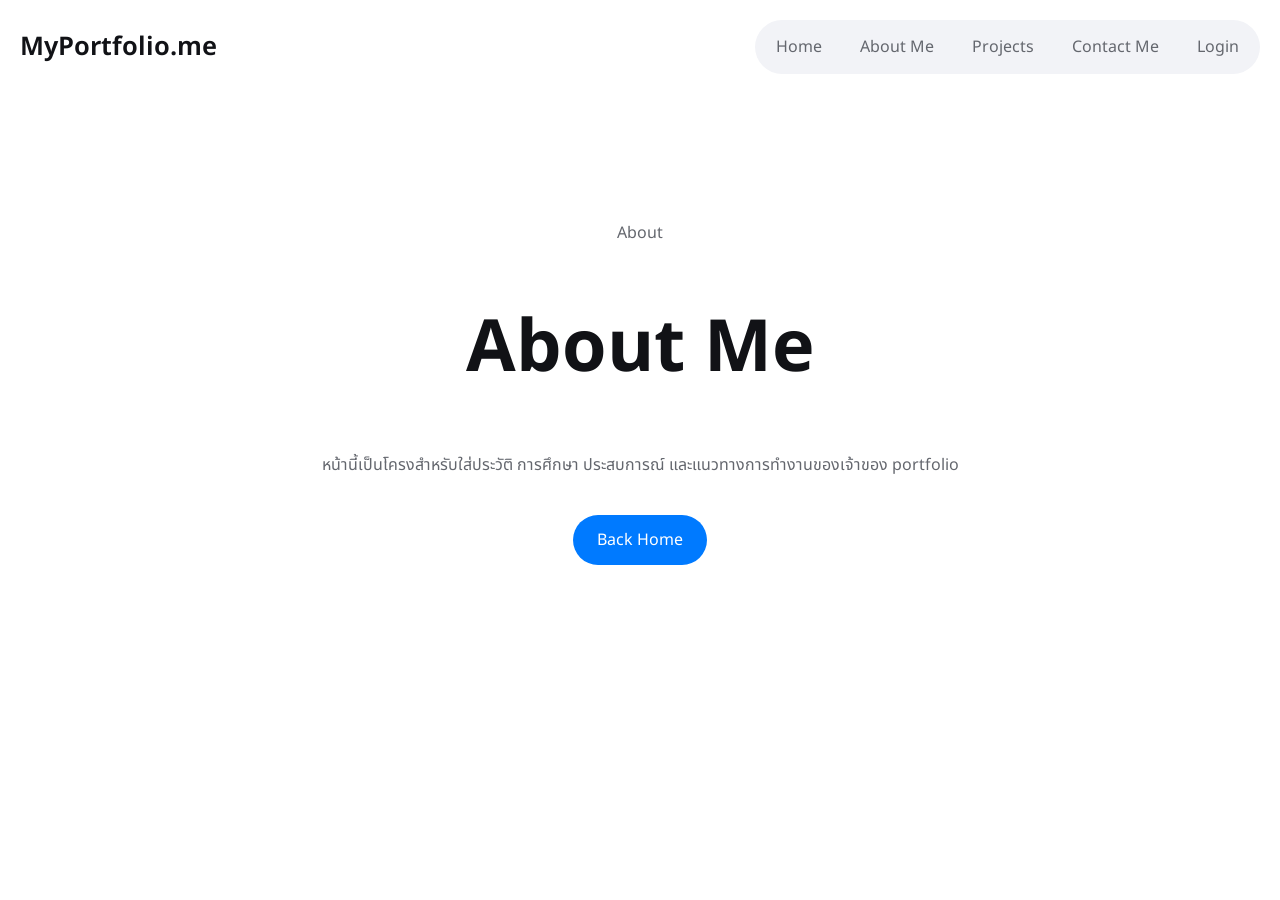
<file: portfolio/Mon/about.html>
<!DOCTYPE html>
<html lang="th">
<head>
  <meta charset="UTF-8" />
  <meta name="viewport" content="width=device-width, initial-scale=1.0" />
  <title>About Me | Personal Portfolio Model</title>
  <link rel="preconnect" href="https://fonts.googleapis.com" />
  <link rel="preconnect" href="https://fonts.gstatic.com" crossorigin />
  <link href="https://fonts.googleapis.com/css2?family=Material+Symbols+Outlined&family=Poppins:wght@300;400;500;600;700;800&family=Noto+Sans+Thai:wght@300;400;500;600;700&display=swap" rel="stylesheet" />
  <link rel="stylesheet" href="styles.css" />
</head>
<body>
  <header class="site-header">
    <nav class="navigation-bar"><a class="brand" href="index.html">MyPortfolio.me</a><div class="desktop-links"><a href="index.html">Home</a><a href="about.html">About Me</a><a href="projects.html">Projects</a><a href="contact.html">Contact Me</a><a class="nav-login" href="login.html">Login</a></div></nav>
  </header>
  <main class="placeholder-page">
    <p class="eyebrow">About</p>
    <h1>About Me</h1>
    <p>หน้านี้เป็นโครงสำหรับใส่ประวัติ การศึกษา ประสบการณ์ และแนวทางการทำงานของเจ้าของ portfolio</p>
    <a class="glass-button" href="index.html">Back Home</a>
  </main>
</body>
</html>
</file>
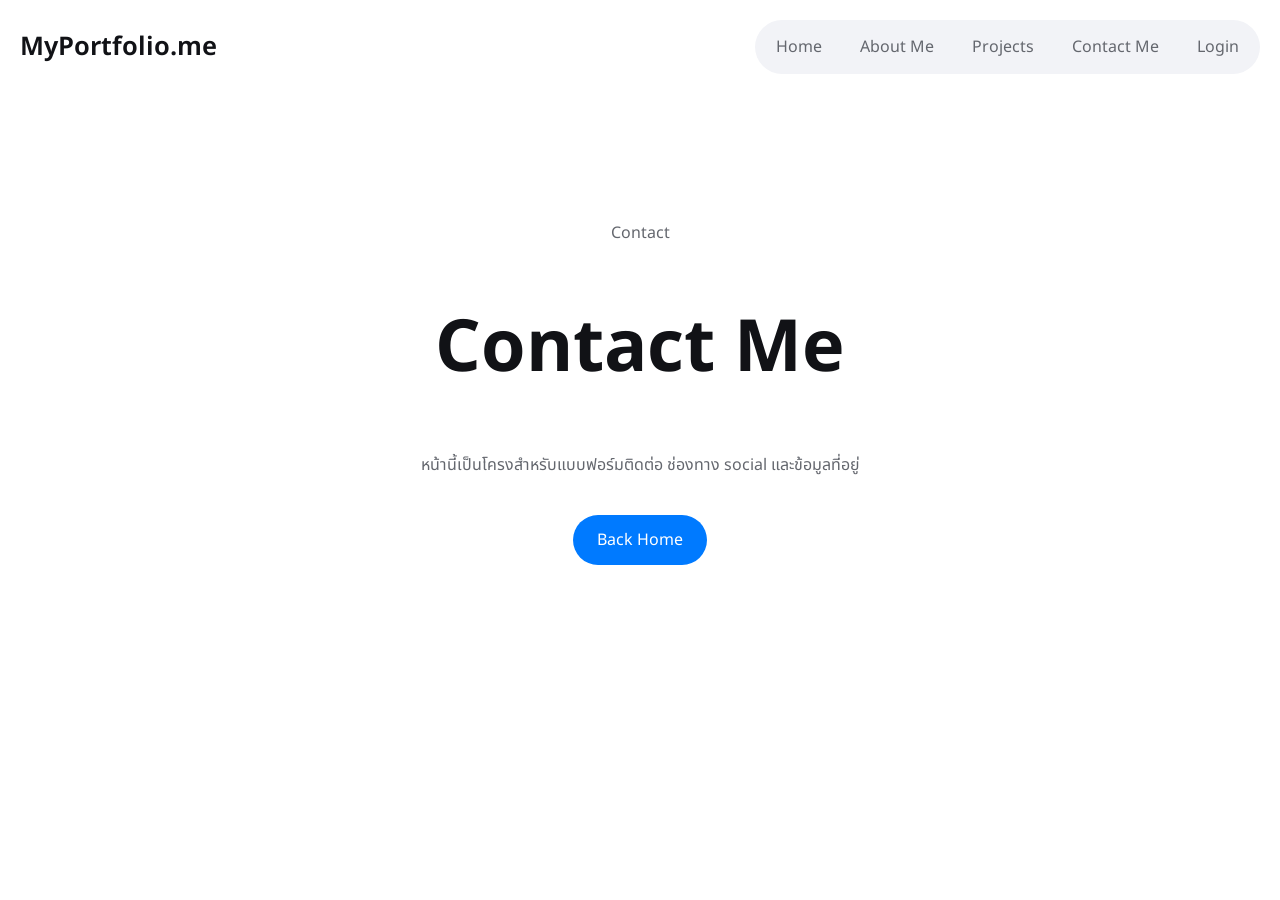
<file: portfolio/Mon/contact.html>
<!DOCTYPE html>
<html lang="th">
<head>
  <meta charset="UTF-8" />
  <meta name="viewport" content="width=device-width, initial-scale=1.0" />
  <title>Contact | Personal Portfolio Model</title>
  <link rel="preconnect" href="https://fonts.googleapis.com" />
  <link rel="preconnect" href="https://fonts.gstatic.com" crossorigin />
  <link href="https://fonts.googleapis.com/css2?family=Material+Symbols+Outlined&family=Poppins:wght@300;400;500;600;700;800&family=Noto+Sans+Thai:wght@300;400;500;600;700&display=swap" rel="stylesheet" />
  <link rel="stylesheet" href="styles.css" />
</head>
<body>
  <header class="site-header">
    <nav class="navigation-bar"><a class="brand" href="index.html">MyPortfolio.me</a><div class="desktop-links"><a href="index.html">Home</a><a href="about.html">About Me</a><a href="projects.html">Projects</a><a href="contact.html">Contact Me</a><a class="nav-login" href="login.html">Login</a></div></nav>
  </header>
  <main class="placeholder-page">
    <p class="eyebrow">Contact</p>
    <h1>Contact Me</h1>
    <p>หน้านี้เป็นโครงสำหรับแบบฟอร์มติดต่อ ช่องทาง social และข้อมูลที่อยู่</p>
    <a class="glass-button" href="index.html">Back Home</a>
  </main>
</body>
</html>
</file>
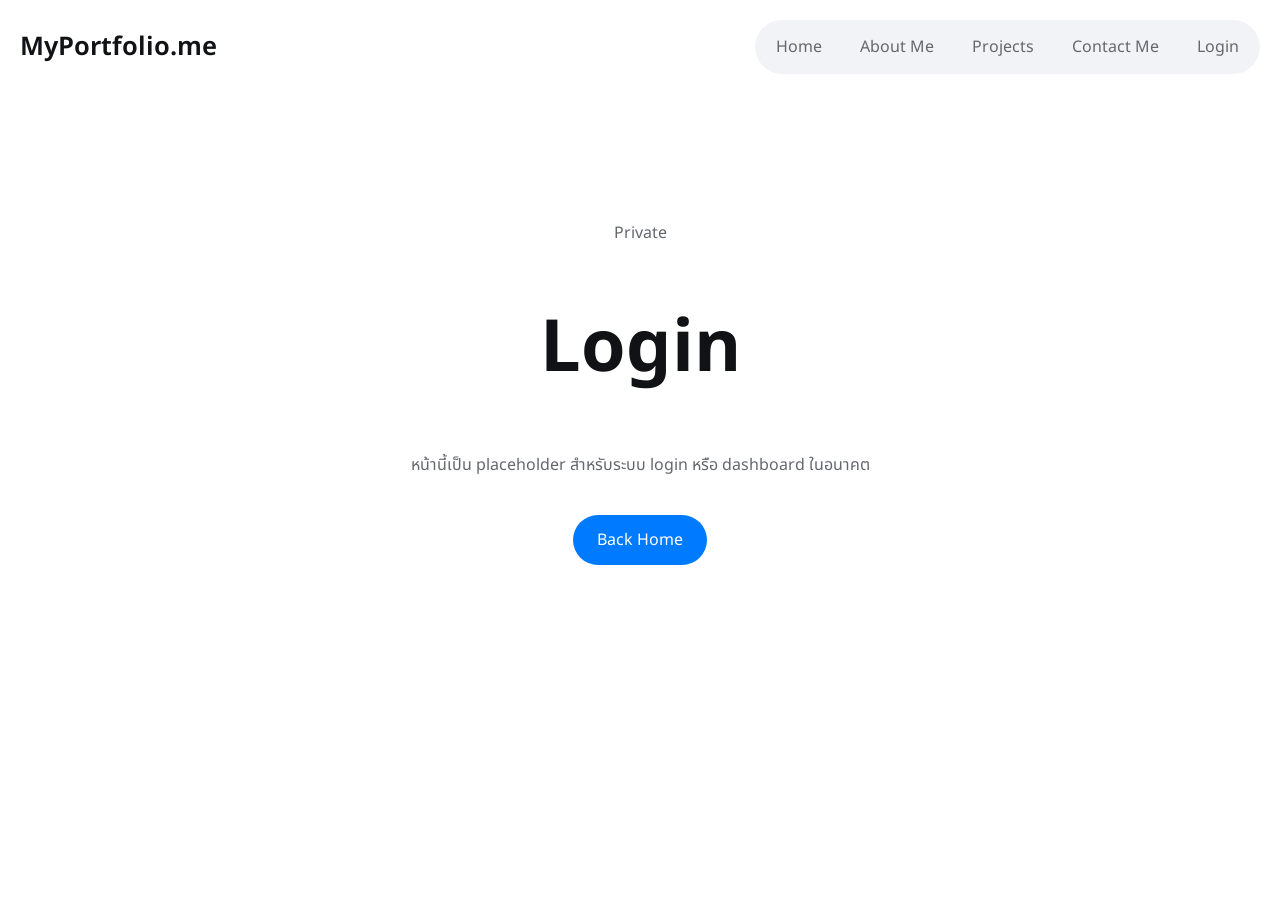
<file: portfolio/Mon/login.html>
<!DOCTYPE html>
<html lang="th">
<head>
  <meta charset="UTF-8" />
  <meta name="viewport" content="width=device-width, initial-scale=1.0" />
  <title>Login | Personal Portfolio Model</title>
  <link rel="preconnect" href="https://fonts.googleapis.com" />
  <link rel="preconnect" href="https://fonts.gstatic.com" crossorigin />
  <link href="https://fonts.googleapis.com/css2?family=Material+Symbols+Outlined&family=Poppins:wght@300;400;500;600;700;800&family=Noto+Sans+Thai:wght@300;400;500;600;700&display=swap" rel="stylesheet" />
  <link rel="stylesheet" href="styles.css" />
</head>
<body>
  <header class="site-header">
    <nav class="navigation-bar"><a class="brand" href="index.html">MyPortfolio.me</a><div class="desktop-links"><a href="index.html">Home</a><a href="about.html">About Me</a><a href="projects.html">Projects</a><a href="contact.html">Contact Me</a><a class="nav-login" href="login.html">Login</a></div></nav>
  </header>
  <main class="placeholder-page">
    <p class="eyebrow">Private</p>
    <h1>Login</h1>
    <p>หน้านี้เป็น placeholder สำหรับระบบ login หรือ dashboard ในอนาคต</p>
    <a class="glass-button" href="index.html">Back Home</a>
  </main>
</body>
</html>
</file>
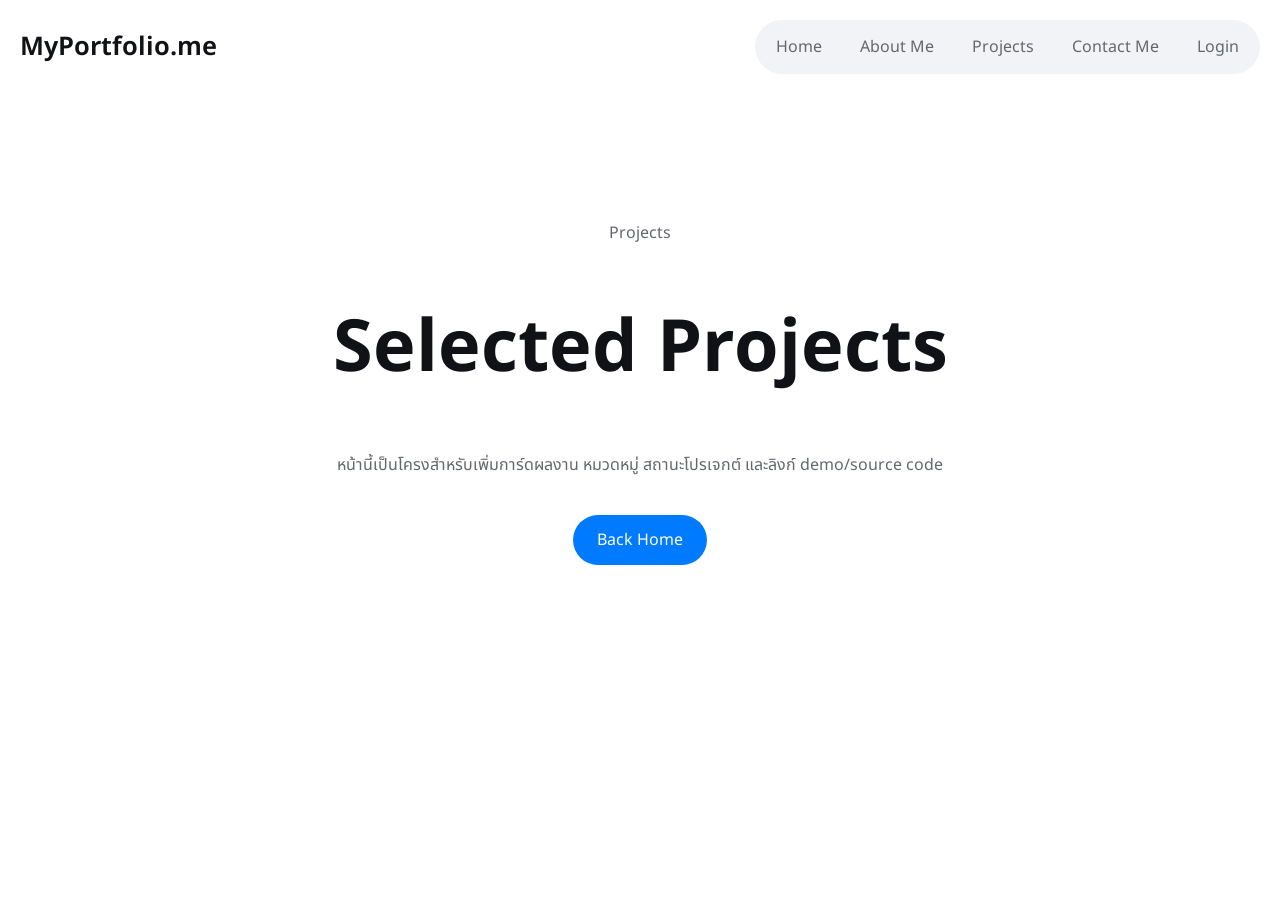
<file: portfolio/Mon/projects.html>
<!DOCTYPE html>
<html lang="th">
<head>
  <meta charset="UTF-8" />
  <meta name="viewport" content="width=device-width, initial-scale=1.0" />
  <title>Projects | Personal Portfolio Model</title>
  <link rel="preconnect" href="https://fonts.googleapis.com" />
  <link rel="preconnect" href="https://fonts.gstatic.com" crossorigin />
  <link href="https://fonts.googleapis.com/css2?family=Material+Symbols+Outlined&family=Poppins:wght@300;400;500;600;700;800&family=Noto+Sans+Thai:wght@300;400;500;600;700&display=swap" rel="stylesheet" />
  <link rel="stylesheet" href="styles.css" />
</head>
<body>
  <header class="site-header">
    <nav class="navigation-bar"><a class="brand" href="index.html">MyPortfolio.me</a><div class="desktop-links"><a href="index.html">Home</a><a href="about.html">About Me</a><a href="projects.html">Projects</a><a href="contact.html">Contact Me</a><a class="nav-login" href="login.html">Login</a></div></nav>
  </header>
  <main class="placeholder-page">
    <p class="eyebrow">Projects</p>
    <h1>Selected Projects</h1>
    <p>หน้านี้เป็นโครงสำหรับเพิ่มการ์ดผลงาน หมวดหมู่ สถานะโปรเจกต์ และลิงก์ demo/source code</p>
    <a class="glass-button" href="index.html">Back Home</a>
  </main>
</body>
</html>
</file>
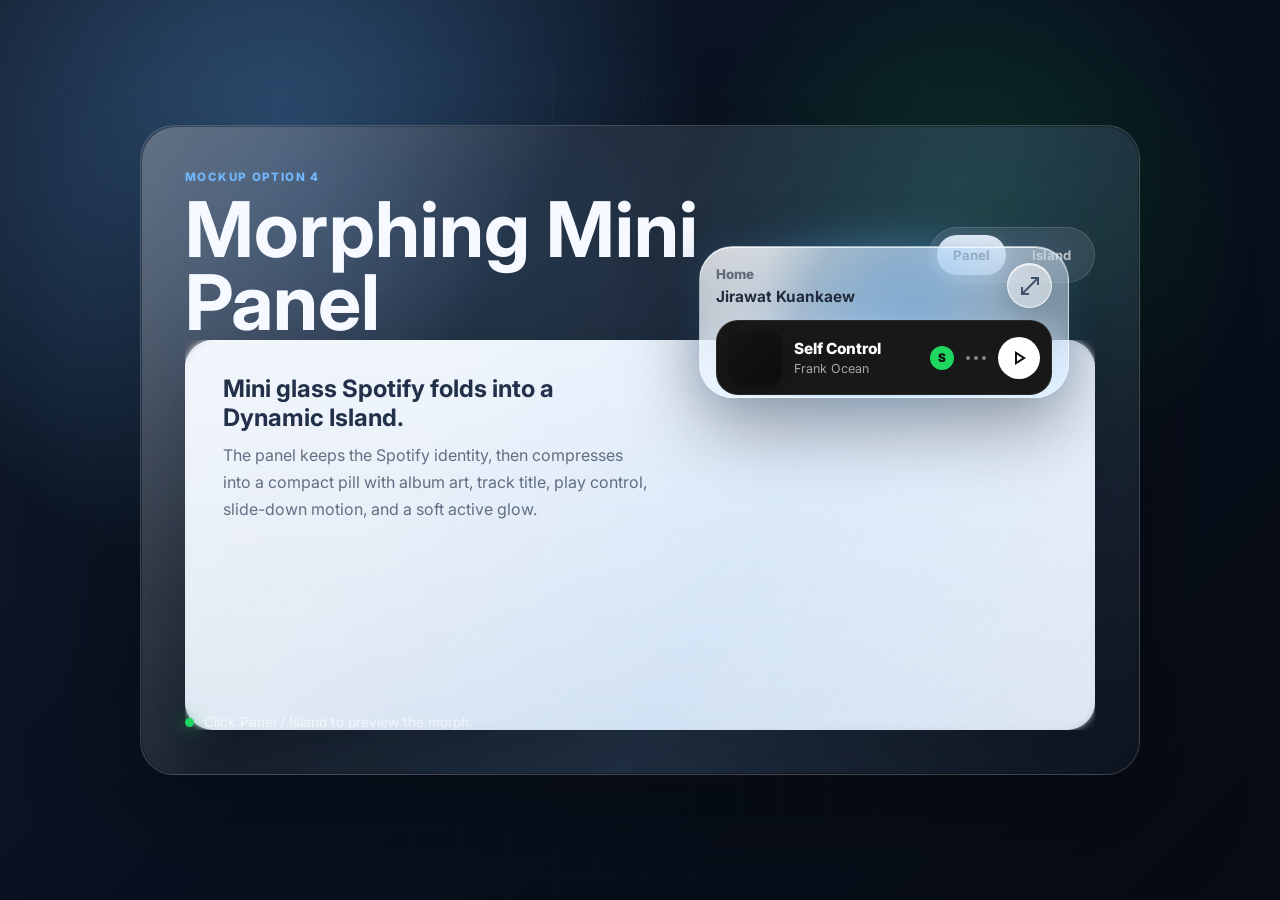
<file: portfolio/Mon/mockups/spotify-morphing-island.html>
<!doctype html>
<html lang="en">
<head>
  <meta charset="utf-8" />
  <meta name="viewport" content="width=device-width, initial-scale=1" />
  <title>Morphing Spotify Island Mockup</title>
  <link rel="preconnect" href="https://fonts.googleapis.com">
  <link rel="preconnect" href="https://fonts.gstatic.com" crossorigin>
  <link href="https://fonts.googleapis.com/css2?family=Inter:wght@400;500;600;700;800&display=swap" rel="stylesheet">
  <link href="https://fonts.googleapis.com/css2?family=Material+Symbols+Outlined:opsz,wght,FILL,GRAD@24,500,0,0" rel="stylesheet">
  <style>
    :root {
      color-scheme: dark;
      --bg: #08111f;
      --panel: rgba(226, 240, 255, 0.19);
      --panel-strong: rgba(231, 243, 255, 0.3);
      --line: rgba(255, 255, 255, 0.28);
      --ink: #f6f9ff;
      --muted: rgba(233, 240, 250, 0.68);
      --spotify: #1ed760;
      --blue: #73b8ff;
      --shadow: rgba(0, 0, 0, 0.36);
    }

    * { box-sizing: border-box; }

    body {
      min-height: 100vh;
      margin: 0;
      display: grid;
      place-items: center;
      overflow: hidden;
      color: var(--ink);
      font-family: Inter, system-ui, -apple-system, BlinkMacSystemFont, "Segoe UI", sans-serif;
      background:
        radial-gradient(circle at 22% 18%, rgba(105, 180, 255, 0.38), transparent 34%),
        radial-gradient(circle at 76% 24%, rgba(30, 215, 96, 0.18), transparent 24%),
        linear-gradient(135deg, #111b2b 0%, #08111f 48%, #070b13 100%);
    }

    body::before {
      position: fixed;
      inset: 0;
      background-image:
        linear-gradient(rgba(255, 255, 255, 0.055) 1px, transparent 1px),
        linear-gradient(90deg, rgba(255, 255, 255, 0.055) 1px, transparent 1px);
      background-size: 46px 46px;
      mask-image: radial-gradient(circle at center, #000, transparent 74%);
      content: "";
      pointer-events: none;
    }

    .stage {
      position: relative;
      width: min(1000px, calc(100vw - 32px));
      min-height: min(650px, calc(100vh - 32px));
      padding: 44px;
      border: 1px solid rgba(255, 255, 255, 0.16);
      border-radius: 34px;
      background:
        linear-gradient(145deg, rgba(255, 255, 255, 0.12), rgba(255, 255, 255, 0.04)),
        rgba(7, 13, 24, 0.42);
      box-shadow: 0 32px 110px rgba(0, 0, 0, 0.34);
      backdrop-filter: blur(26px) saturate(135%);
      overflow: hidden;
    }

    .stage::after {
      position: absolute;
      inset: 1px;
      border-radius: inherit;
      background: linear-gradient(120deg, rgba(255,255,255,0.24), transparent 32%, rgba(115,184,255,0.12) 62%, transparent);
      content: "";
      pointer-events: none;
    }

    .topbar {
      position: relative;
      z-index: 1;
      display: flex;
      justify-content: space-between;
      align-items: center;
      gap: 20px;
    }

    .label {
      margin: 0 0 10px;
      color: var(--blue);
      font-size: 0.72rem;
      font-weight: 800;
      letter-spacing: 0.12em;
      text-transform: uppercase;
    }

    h1 {
      max-width: 560px;
      margin: 0;
      font-size: clamp(2.2rem, 6vw, 5.1rem);
      line-height: 0.95;
      letter-spacing: 0;
    }

    .controls {
      display: flex;
      gap: 10px;
      padding: 7px;
      border: 1px solid rgba(255, 255, 255, 0.14);
      border-radius: 999px;
      background: rgba(255, 255, 255, 0.08);
      backdrop-filter: blur(18px);
    }

    .controls button {
      height: 40px;
      padding: 0 16px;
      border: 0;
      border-radius: 999px;
      color: rgba(255, 255, 255, 0.74);
      background: transparent;
      font: inherit;
      font-size: 0.82rem;
      font-weight: 700;
      cursor: pointer;
    }

    .controls button.is-active {
      color: #06101d;
      background: #f5f9ff;
      box-shadow: 0 8px 20px rgba(255, 255, 255, 0.16);
    }

    .mock-window {
      position: absolute;
      left: 44px;
      right: 44px;
      bottom: 44px;
      height: 390px;
      border-radius: 28px;
      background:
        linear-gradient(180deg, rgba(248, 251, 255, 0.92), rgba(223, 236, 252, 0.76)),
        url("https://images.unsplash.com/photo-1497032205916-ac775f0649ae?auto=format&fit=crop&w=1400&q=80") center / cover;
      box-shadow: inset 0 1px rgba(255,255,255,0.95), 0 24px 70px rgba(0, 0, 0, 0.24);
      overflow: hidden;
    }

    .mock-window::before {
      position: absolute;
      inset: 0;
      background: rgba(240, 247, 255, 0.62);
      backdrop-filter: blur(3px);
      content: "";
    }

    .mock-copy {
      position: absolute;
      left: 38px;
      top: 34px;
      z-index: 1;
      width: 430px;
      color: #223049;
    }

    .mock-copy strong {
      display: block;
      margin-bottom: 10px;
      font-size: 1.5rem;
    }

    .mock-copy p {
      margin: 0;
      color: rgba(34, 48, 73, 0.68);
      line-height: 1.7;
    }

    .music-widget {
      --w: 370px;
      --h: 152px;
      --radius: 34px;
      --header-opacity: 1;
      --player-scale: 1;
      --title-opacity: 1;
      --meta-opacity: 1;
      --slot-radius: 22px;
      position: absolute;
      right: 70px;
      top: 120px;
      z-index: 3;
      width: var(--w);
      height: var(--h);
      padding: 16px;
      border: 1px solid var(--line);
      border-radius: var(--radius);
      background:
        linear-gradient(142deg, rgba(255,255,255,0.72), rgba(225,241,255,0.34) 52%, rgba(209,232,255,0.22)),
        rgba(225, 241, 255, 0.25);
      box-shadow:
        0 28px 72px var(--shadow),
        inset 0 1px rgba(255, 255, 255, 0.82),
        0 0 34px rgba(87, 168, 255, 0.18);
      backdrop-filter: blur(30px) saturate(190%);
      transform-origin: top right;
      transition:
        width 720ms cubic-bezier(0.16, 1, 0.3, 1),
        height 720ms cubic-bezier(0.16, 1, 0.3, 1),
        padding 720ms cubic-bezier(0.16, 1, 0.3, 1),
        border-radius 720ms cubic-bezier(0.16, 1, 0.3, 1),
        transform 720ms cubic-bezier(0.16, 1, 0.3, 1),
        box-shadow 420ms ease,
        background 420ms ease;
      animation: enter-panel 800ms cubic-bezier(0.16, 1, 0.3, 1) both;
      isolation: isolate;
    }

    .music-widget::before {
      position: absolute;
      inset: 1px;
      border-radius: inherit;
      background: linear-gradient(115deg, rgba(255,255,255,0.92), transparent 30%, rgba(115,184,255,0.22) 58%, transparent 76%);
      mask-image: linear-gradient(90deg, transparent, #000 18%, #000 82%, transparent);
      content: "";
      opacity: 0.7;
      pointer-events: none;
      animation: glass-sheen 4.8s ease-in-out infinite;
    }

    .music-widget::after {
      position: absolute;
      inset: -18px;
      z-index: -1;
      border-radius: inherit;
      background: radial-gradient(circle at 50% 36%, rgba(103, 181, 255, 0.38), transparent 62%);
      filter: blur(18px);
      content: "";
      opacity: 0.7;
      pointer-events: none;
      animation: glow-breathe 3.8s ease-in-out infinite;
    }

    .mini-header {
      position: relative;
      z-index: 1;
      display: flex;
      align-items: center;
      justify-content: space-between;
      margin-bottom: 12px;
      opacity: var(--header-opacity);
      transform: translateY(calc((1 - var(--header-opacity)) * -12px));
      transition: opacity 340ms ease, transform 340ms ease;
    }

    .mini-header small {
      display: block;
      margin-bottom: 4px;
      color: rgba(28, 40, 59, 0.6);
      font-weight: 800;
    }

    .mini-header strong {
      color: #202b3d;
      font-size: 0.96rem;
    }

    .expand-button {
      display: grid;
      place-items: center;
      width: 45px;
      height: 45px;
      border: 1px solid rgba(255, 255, 255, 0.74);
      border-radius: 50%;
      color: #40516a;
      background: rgba(255, 255, 255, 0.5);
      box-shadow: inset 0 1px rgba(255,255,255,0.9), 0 8px 20px rgba(36, 52, 76, 0.12);
    }

    .player {
      position: relative;
      z-index: 1;
      display: flex;
      align-items: center;
      gap: 12px;
      min-width: 0;
      height: 75px;
      padding: 10px 12px;
      border-radius: var(--slot-radius);
      color: #fff;
      background: #181818;
      box-shadow: inset 0 0 0 1px rgba(255,255,255,0.08);
      transform: scale(var(--player-scale));
      transform-origin: right center;
      transition: border-radius 720ms cubic-bezier(0.16, 1, 0.3, 1), transform 720ms cubic-bezier(0.16, 1, 0.3, 1), height 720ms cubic-bezier(0.16, 1, 0.3, 1), padding 720ms cubic-bezier(0.16, 1, 0.3, 1);
      overflow: hidden;
    }

    .player::after {
      position: absolute;
      inset: 0;
      background: linear-gradient(110deg, transparent, rgba(255,255,255,0.12), transparent);
      transform: translateX(-105%);
      content: "";
      animation: player-scan 4.4s ease-in-out infinite;
      pointer-events: none;
    }

    .album {
      width: 54px;
      height: 54px;
      flex: 0 0 auto;
      border-radius: 13px;
      background:
        linear-gradient(135deg, rgba(0,0,0,0.14), rgba(0,0,0,0.5)),
        url("https://i.scdn.co/image/ab67616d000048515a856d3d94f709709b7eaaae") center / cover;
      box-shadow: 0 8px 18px rgba(0,0,0,0.26);
      transition: width 720ms cubic-bezier(0.16, 1, 0.3, 1), height 720ms cubic-bezier(0.16, 1, 0.3, 1), border-radius 720ms cubic-bezier(0.16, 1, 0.3, 1), transform 720ms cubic-bezier(0.16, 1, 0.3, 1);
    }

    .track {
      min-width: 0;
      flex: 1;
      transition: opacity 260ms ease, max-width 720ms cubic-bezier(0.16, 1, 0.3, 1);
    }

    .track strong,
    .track span {
      display: block;
      overflow: hidden;
      text-overflow: ellipsis;
      white-space: nowrap;
    }

    .track strong {
      opacity: var(--title-opacity);
      font-size: 0.96rem;
      font-weight: 800;
    }

    .track span {
      margin-top: 3px;
      color: rgba(255,255,255,0.62);
      font-size: 0.78rem;
      opacity: var(--meta-opacity);
    }

    .spotify-mark {
      display: grid;
      place-items: center;
      width: 24px;
      height: 24px;
      flex: 0 0 auto;
      border-radius: 50%;
      color: #111;
      background: var(--spotify);
      font-size: 0.74rem;
      font-weight: 900;
      transition: opacity 260ms ease, transform 720ms cubic-bezier(0.16, 1, 0.3, 1);
    }

    .more {
      display: flex;
      gap: 4px;
      align-items: center;
      opacity: var(--meta-opacity);
      transition: opacity 260ms ease;
    }

    .more span {
      width: 4px;
      height: 4px;
      border-radius: 50%;
      background: rgba(255,255,255,0.48);
    }

    .play {
      display: grid;
      place-items: center;
      width: 42px;
      height: 42px;
      flex: 0 0 auto;
      border: 0;
      border-radius: 50%;
      color: #121212;
      background: #fff;
      box-shadow: 0 0 0 rgba(30, 215, 96, 0);
      cursor: pointer;
      transition: transform 180ms ease, box-shadow 260ms ease;
    }

    .play:hover { transform: scale(1.06); }
    .play:active { transform: scale(0.94); }

    .play .material-symbols-outlined { font-size: 24px; }

    .hint {
      position: absolute;
      left: 44px;
      bottom: 44px;
      z-index: 2;
      display: flex;
      align-items: center;
      gap: 10px;
      color: rgba(255,255,255,0.64);
      font-size: 0.86rem;
    }

    .hint span {
      width: 9px;
      height: 9px;
      border-radius: 50%;
      background: var(--spotify);
      box-shadow: 0 0 18px rgba(30, 215, 96, 0.8);
    }

    body.is-collapsed .music-widget {
      --w: 238px;
      --h: 64px;
      --radius: 999px;
      --header-opacity: 0;
      --player-scale: 1;
      --title-opacity: 1;
      --meta-opacity: 0;
      --slot-radius: 999px;
      top: 26px;
      right: 50%;
      padding: 6px;
      transform: translateX(50%);
      background: rgba(12, 13, 17, 0.86);
      border-color: rgba(255, 255, 255, 0.18);
      box-shadow:
        0 18px 48px rgba(0, 0, 0, 0.36),
        inset 0 1px rgba(255, 255, 255, 0.18),
        0 0 38px rgba(30, 215, 96, 0.22);
      animation: island-slide-down 660ms cubic-bezier(0.16, 1, 0.3, 1) both;
    }

    body.is-collapsed .music-widget::before { opacity: 0.28; }
    body.is-collapsed .music-widget::after { opacity: 1; }

    body.is-collapsed .player {
      height: 52px;
      padding: 6px;
      gap: 9px;
      background: transparent;
      box-shadow: none;
    }

    body.is-collapsed .album {
      width: 40px;
      height: 40px;
      border-radius: 50%;
      transform: rotate(-8deg);
      animation: album-pulse 2.6s ease-in-out infinite;
    }

    body.is-collapsed .track {
      max-width: 92px;
    }

    body.is-collapsed .track strong {
      font-size: 0.82rem;
    }

    body.is-collapsed .spotify-mark,
    body.is-collapsed .more {
      display: none;
    }

    body.is-collapsed .play {
      width: 40px;
      height: 40px;
      box-shadow: 0 0 22px rgba(30, 215, 96, 0.34);
      animation: play-glow 2s ease-in-out infinite;
    }

    @keyframes enter-panel {
      from { opacity: 0; transform: translateY(-26px) scale(0.96); }
      to { opacity: 1; transform: translateY(0) scale(1); }
    }

    @keyframes island-slide-down {
      0% { opacity: 0; transform: translateX(50%) translateY(-30px) scale(0.94); }
      74% { opacity: 1; transform: translateX(50%) translateY(5px) scale(1.02); }
      100% { opacity: 1; transform: translateX(50%) translateY(0) scale(1); }
    }

    @keyframes glass-sheen {
      0%, 54% { transform: translateX(-36%); opacity: 0.34; }
      68% { opacity: 0.88; }
      100% { transform: translateX(38%); opacity: 0.34; }
    }

    @keyframes glow-breathe {
      0%, 100% { transform: scale(0.98); opacity: 0.58; }
      50% { transform: scale(1.04); opacity: 1; }
    }

    @keyframes player-scan {
      0%, 58% { transform: translateX(-105%); opacity: 0; }
      66% { opacity: 1; }
      86%, 100% { transform: translateX(105%); opacity: 0; }
    }

    @keyframes album-pulse {
      0%, 100% { box-shadow: 0 0 0 rgba(30, 215, 96, 0); }
      50% { box-shadow: 0 0 20px rgba(30, 215, 96, 0.38); }
    }

    @keyframes play-glow {
      0%, 100% { box-shadow: 0 0 14px rgba(30, 215, 96, 0.18); }
      50% { box-shadow: 0 0 30px rgba(30, 215, 96, 0.45); }
    }

    @media (max-width: 760px) {
      .stage { min-height: calc(100vh - 24px); padding: 24px; }
      .topbar { align-items: flex-start; flex-direction: column; }
      .mock-window { left: 24px; right: 24px; bottom: 24px; height: 420px; }
      .mock-copy { left: 24px; top: 28px; width: calc(100% - 48px); }
      .music-widget { right: 34px; top: 170px; width: min(338px, calc(100vw - 68px)); }
      body.is-collapsed .music-widget { right: 50%; top: 18px; }
      .hint { left: 24px; bottom: 24px; }
    }

    @media (prefers-reduced-motion: reduce) {
      *, *::before, *::after {
        animation: none !important;
        transition-duration: 1ms !important;
      }
    }
  </style>
</head>
<body>
  <main class="stage">
    <div class="topbar">
      <div>
        <p class="label">Mockup Option 4</p>
        <h1>Morphing Mini Panel</h1>
      </div>
      <div class="controls" aria-label="Mockup state controls">
        <button class="is-active" id="panelButton" type="button">Panel</button>
        <button id="islandButton" type="button">Island</button>
      </div>
    </div>

    <section class="mock-window" aria-label="Portfolio window preview">
      <div class="mock-copy">
        <strong>Mini glass Spotify folds into a Dynamic Island.</strong>
        <p>The panel keeps the Spotify identity, then compresses into a compact pill with album art, track title, play control, slide-down motion, and a soft active glow.</p>
      </div>
    </section>

    <aside class="music-widget" aria-label="Morphing Spotify widget mockup">
      <div class="mini-header">
        <div>
          <small>Home</small>
          <strong>Jirawat Kuankaew</strong>
        </div>
        <div class="expand-button" aria-hidden="true">
          <span class="material-symbols-outlined">open_in_full</span>
        </div>
      </div>

      <div class="player">
        <div class="album" aria-hidden="true"></div>
        <div class="track">
          <strong>Self Control</strong>
          <span>Frank Ocean</span>
        </div>
        <div class="spotify-mark" aria-hidden="true">S</div>
        <div class="more" aria-hidden="true"><span></span><span></span><span></span></div>
        <button class="play" type="button" aria-label="Play Self Control">
          <span class="material-symbols-outlined">play_arrow</span>
        </button>
      </div>
    </aside>

    <div class="hint"><span></span>Click Panel / Island to preview the morph.</div>
  </main>

  <script>
    const panelButton = document.getElementById("panelButton");
    const islandButton = document.getElementById("islandButton");

    function setCollapsed(collapsed) {
      document.body.classList.toggle("is-collapsed", collapsed);
      panelButton.classList.toggle("is-active", !collapsed);
      islandButton.classList.toggle("is-active", collapsed);
    }

    panelButton.addEventListener("click", () => setCollapsed(false));
    islandButton.addEventListener("click", () => setCollapsed(true));
  </script>
</body>
</html>
</file>
<file: assets/css/base.css>
/* ============================================================
   PIXELCRAFT STUDIO — base.css
   ------------------------------------------------------------
   ของที่ใช้ร่วมกันทุกหน้า: ตัวแปรสี, ฟอนต์, reset, ปุ่ม,
   แถบเมนูด้านบน, แถบ CTA, footer และ status bar ด้านล่าง

   อย่าใส่สไตล์เฉพาะหน้าใดหน้าหนึ่งในไฟล์นี้
   หน้า home ใช้ home.css / หน้า profile ใช้ profile.css
   ============================================================ */

/* ============================================================
   1. TOKENS — แก้ที่นี่ที่เดียว เปลี่ยนทั้งเว็บ
   ============================================================ */
:root {
  /* --- สี ------------------------------------------------- */
  --ink: #0C0D14;
  /* ดำอมน้ำเงิน: ตัวอักษร เส้นขอบ เงา */
  --ink-2: #171A28;
  /* พื้น status bar */
  --foil: #E9EDF5;
  /* เงินอ่อน: พื้นหลังหลัก */
  --steel: #98A3B8;
  /* เทา: ตัวอักษรรองบนพื้นเข้ม */

  --lime: #CBFF2E;
  /* Aom  — ปุ่มหลัก ไฮไลต์ */
  --plasma: #2B2BFF;
  /* Jeff — ลิงก์ โครงสร้าง แถบ CTA */
  --hyper: #FF2D8F;
  /* Mon  — selection, focus ring */

  --edge: rgba(12, 13, 20, .16);

  /* --- ไล่สีโครมเมียม ------------------------------------- */
  --brushed: linear-gradient(180deg, #FFFFFF 0%, #E4E9F3 18%, #B7C1D3 46%, #F4F7FC 52%, #C6CEDD 74%, #EFF2F8 100%);
  --brushed-text: linear-gradient(178deg, #FFFFFF 0%, #EDF1F9 12%, #97A4BC 30%, #59657E 45%, #FFFFFF 51%, #F6F8FD 57%, #AAB6CB 73%, #6E7B94 87%, #F2F5FB 100%);

  /* --- ฟอนต์ ---------------------------------------------- */
  /* ตัวที่สองในทุกกองคือ IBM Plex Sans Thai — เบราว์เซอร์เลือกฟอนต์
     ทีละตัวอักษร ตัวอังกฤษเลยได้ฟอนต์แรก ส่วนตัวไทยตกมาใช้ตัวไทย
     ถ้าไม่ใส่ ตัวไทยจะไปใช้ฟอนต์ระบบ หน้าตาคนละเรื่องกันทั้งเว็บ */
  --f-disp: "Archivo", "IBM Plex Sans Thai", "Arial Black", Impact, sans-serif;
  /* หัวข้อใหญ่ */
  --f-body: "Schibsted Grotesk", "IBM Plex Sans Thai", "Helvetica Neue", Arial, sans-serif;
  /* เนื้อหา */
  --f-mono: "Space Mono", "IBM Plex Sans Thai", ui-monospace, "SFMono-Regular", Menlo, monospace;
  /* ป้ายกำกับ */

  /* --- ระยะ ----------------------------------------------- */
  --maxw: 1240px;
  --bar-h: 62px;
}

/* ============================================================
   2. RESET
   ============================================================ */
*,
*::before,
*::after {
  margin: 0;
  padding: 0;
  box-sizing: border-box;
}

html {
  scroll-behavior: smooth;
  -webkit-text-size-adjust: 100%;
}

body {
  font-family: var(--f-body);
  background: var(--foil);
  color: var(--ink);
  line-height: 1.6;
  overflow-x: hidden;
  padding-bottom: 32px;
  /* เผื่อที่ให้ status bar ที่ลอยอยู่ล่างสุด */
}

img {
  max-width: 100%;
  display: block;
}

a {
  color: inherit;
  text-decoration: none;
}

ul {
  list-style: none;
}

button {
  font: inherit;
  color: inherit;
}

/* กรอบตอนกด Tab — ห้ามลบ ไม่งั้นคนใช้คีย์บอร์ดจะหลงทาง */
:focus-visible {
  outline: 3px solid var(--hyper);
  outline-offset: 3px;
}

::selection {
  background: var(--lime);
  color: var(--ink);
}

/* ============================================================
   3. โครงหน้า
   ============================================================ */

/* กล่องกลางหน้า ใช้ครอบเนื้อหาทุก section */
.wrap {
  width: 100%;
  max-width: var(--maxw);
  margin-inline: auto;
  padding-inline: 24px;
}

/* ระยะห่างบน-ล่างมาตรฐานของแต่ละ section */
.band {
  padding-block: clamp(60px, 8vw, 118px);
  position: relative;
}

/* section พื้นเข้ม */
.ink {
  background: var(--ink);
  color: var(--foil);
  background-image:
    linear-gradient(rgba(233, 237, 245, .045) 1px, transparent 1px),
    linear-gradient(90deg, rgba(233, 237, 245, .045) 1px, transparent 1px);
  background-size: 120px 120px;
}

.ink .head {
  border-color: rgba(233, 237, 245, .25);
}

/* ลิงก์ข้ามไปเนื้อหา โผล่เฉพาะตอนกด Tab */
.skip {
  position: absolute;
  left: -9999px;
  top: 0;
  background: var(--lime);
  color: var(--ink);
  padding: 12px 18px;
  font-family: var(--f-mono);
  z-index: 999;
}

.skip:focus {
  left: 12px;
  top: 12px;
}

/* เกรนบางๆ คลุมทั้งหน้า ให้พื้นโครมเมียมไม่เรียบเกินไป */
.grain {
  position: fixed;
  inset: 0;
  z-index: 40;
  pointer-events: none;
  opacity: .13;
  background-image: url("data:image/svg+xml;utf8,<svg xmlns='http://www.w3.org/2000/svg' width='160' height='160'><filter id='n'><feTurbulence type='fractalNoise' baseFrequency='.9' numOctaves='3' stitchTiles='stitch'/></filter><rect width='100%25' height='100%25' filter='url(%23n)'/></svg>");
}

/* ============================================================
   4. ตัวอักษร
   ============================================================ */

/* หัวข้อประจำ section */
.h2 {
  font-family: var(--f-disp);
  font-stretch: 118%;
  font-weight: 800;
  font-size: clamp(2rem, 5.4vw, 3.7rem);
  line-height: .95;
  letter-spacing: -.02em;
  text-transform: uppercase;
}

/* แถวหัวข้อ: หัวข้อซ้าย + คำอธิบายสั้นขวา + เส้นคั่นล่าง */
.head {
  display: grid;
  grid-template-columns: minmax(0, 1fr) minmax(0, 27ch);
  gap: 20px 48px;
  align-items: end;
  margin-bottom: clamp(34px, 4.4vw, 62px);
  padding-bottom: 22px;
  border-bottom: 2px solid currentColor;
}

.head__note {
  font-size: .95rem;
  opacity: .78;
}

.lede {
  font-size: clamp(1.02rem, 1.5vw, 1.22rem);
  max-width: 56ch;
}

/* ป้ายกำกับตัวเล็ก ตัวพิมพ์ใหญ่ ฟอนต์ mono */
.mono {
  font-family: var(--f-mono);
  font-size: .72rem;
  letter-spacing: .14em;
  text-transform: uppercase;
}

/* ป้ายแคปซูลสีดำ ใช้เปิดหัวหน้า */
.eyebrow {
  display: inline-flex;
  align-items: center;
  gap: 9px;
  font-family: var(--f-mono);
  font-size: .69rem;
  letter-spacing: .16em;
  text-transform: uppercase;
  background: var(--ink);
  color: var(--foil);
  padding: 8px 14px;
  border-radius: 100px;
  margin-bottom: clamp(18px, 3vw, 32px);
}

/* จุดกลมเล็กๆ สีประจำตัวสมาชิก */
.pip {
  width: 8px;
  height: 8px;
  border-radius: 50%;
  display: inline-block;
  flex: none;
}

.pip--lime {
  background: var(--lime);
}

.pip--plasma {
  background: #6E6EFF;
}

.pip--hyper {
  background: var(--hyper);
}

.pip--live {
  background: var(--lime);
  animation: blink 1.9s steps(1, end) infinite;
}

@keyframes blink {

  0%,
  55% {
    opacity: 1;
  }

  56%,
  100% {
    opacity: .25;
  }
}

/* ============================================================
   5. ตัวหนังสือโครมเมียมขนาดยักษ์
   ------------------------------------------------------------
   ใช้แบบนี้ (ข้อความต้องซ้ำกัน 2 ที่):
     <h1 class="word" data-word="PixelCraft"><span>PixelCraft</span></h1>

   ::before วาดเส้นขอบดำไว้ข้างหลัง ส่วน span คือเนื้อโครมเมียม
   font-size ไม่ได้ตั้งที่นี่ — ตั้งในไฟล์ของแต่ละหน้า เพราะ
   ความยาวคำต่างกัน ต้องคำนวณให้พอดีความกว้างจอ
   ============================================================ */
.word {
  position: relative;
  display: block;
  font-family: var(--f-disp);
  font-stretch: 125%;
  font-weight: 900;
  line-height: .82;
  letter-spacing: -.035em;
  text-transform: uppercase;
  white-space: nowrap;
  filter: drop-shadow(0 6px 0 var(--ink)) drop-shadow(0 26px 34px rgba(12, 13, 20, .34));
}

.word::before {
  content: attr(data-word);
  position: absolute;
  inset: 0;
  color: var(--ink);
  -webkit-text-stroke: 12px var(--ink);
  z-index: 0;
}

.word span {
  position: relative;
  z-index: 1;
  background: var(--brushed-text);
  background-size: 100% 280%;
  background-position: 0 12%;
  -webkit-background-clip: text;
  background-clip: text;
  color: transparent;
  animation: sheen 9s ease-in-out infinite;
}

@keyframes sheen {

  0%,
  100% {
    background-position: 0 6%;
  }

  50% {
    background-position: 0 88%;
  }
}

/* ============================================================
   6. ปุ่ม
   ------------------------------------------------------------
   .btn            ปุ่มพื้นขาว
   .btn--acid      ปุ่มสีไลม์ (ปุ่มหลัก)
   .btn--chrome    ปุ่มโครมเมียม (ปุ่มรอง)
   .btn--c         ปุ่มสีตามตัวแปร --c / --on ที่ตั้งไว้ที่ตัวแม่
   .btn--onink     ปุ่มโปร่งสำหรับวางบนพื้นสีเข้ม
   ============================================================ */
.btn {
  display: inline-flex;
  align-items: center;
  gap: 10px;
  font-family: var(--f-mono);
  font-weight: 700;
  font-size: .78rem;
  letter-spacing: .1em;
  text-transform: uppercase;
  padding: 15px 24px;
  border: 2px solid var(--ink);
  border-radius: 3px;
  background: #fff;
  color: var(--ink);
  cursor: pointer;
  box-shadow: 5px 5px 0 var(--ink);
  transition: transform .13s ease, box-shadow .13s ease, background .2s ease;
}

.btn:hover {
  transform: translate(2px, 2px);
  box-shadow: 3px 3px 0 var(--ink);
}

.btn:active {
  transform: translate(5px, 5px);
  box-shadow: 0 0 0 var(--ink);
}

.btn--acid {
  background: var(--lime);
}

.btn--chrome {
  background: var(--brushed);
}

.btn--c {
  background: var(--c);
  color: var(--on);
}

.btn--onink {
  border-color: var(--foil);
  box-shadow: 5px 5px 0 var(--lime);
  background: transparent;
  color: var(--foil);
}

.btn--onink:hover {
  box-shadow: 3px 3px 0 var(--lime);
}

.btn--onink:active {
  box-shadow: 0 0 0 var(--lime);
}

/* ลูกศรท้ายปุ่ม */
.btn__x {
  font-size: 1.05em;
  line-height: 1;
  transform: translateY(-1px);
}

/* แถววางปุ่มหลายอัน */
.btn-row {
  display: flex;
  flex-wrap: wrap;
  gap: 14px;
}

/* ============================================================
   7. แถบเมนูด้านบน
   ============================================================ */
.bar {
  position: sticky;
  top: 0;
  z-index: 30;
  background: var(--ink);
  color: var(--foil);
  border-bottom: 2px solid var(--ink);
}

.bar__in {
  display: flex;
  align-items: center;
  gap: 18px;
  min-height: var(--bar-h);
}

.brand {
  display: flex;
  align-items: center;
  gap: 11px;
  font-family: var(--f-disp);
  font-stretch: 118%;
  font-weight: 800;
  font-size: 1.02rem;
  letter-spacing: .01em;
  text-transform: uppercase;
  white-space: nowrap;
}

/* โลโก้ 9 ช่อง = พิกเซล */
.brand__mark {
  width: 30px;
  height: 30px;
  display: grid;
  grid-template: repeat(3, 1fr) / repeat(3, 1fr);
  gap: 2px;
  flex: none;
}

.brand__mark i {
  background: var(--steel);
  border-radius: 1px;
}

.brand__mark i:nth-child(1),
.brand__mark i:nth-child(2),
.brand__mark i:nth-child(4),
.brand__mark i:nth-child(7) {
  background: var(--lime);
}

.brand__mark i:nth-child(5) {
  background: var(--hyper);
}

.brand__mark i:nth-child(9) {
  background: var(--plasma);
}

/* ชื่อไฟล์ที่กำลังเปิด — ทำให้เว็บดูเหมือนโปรแกรมออกแบบ */
.bar__file {
  font-family: var(--f-mono);
  font-size: .7rem;
  letter-spacing: .1em;
  color: var(--steel);
  border-left: 1px solid rgba(233, 237, 245, .22);
  padding-left: 18px;
  white-space: nowrap;
}

.bar__file b {
  color: var(--foil);
  font-weight: 400;
}

.nav {
  display: flex;
  align-items: center;
  gap: 26px;
  margin-left: auto;
}

.nav__link {
  font-family: var(--f-mono);
  font-size: .74rem;
  letter-spacing: .12em;
  text-transform: uppercase;
  color: var(--steel);
  padding: 6px 0;
  border-bottom: 2px solid transparent;
  transition: color .18s ease, border-color .18s ease;
}

.nav__link:hover,
.nav__link[aria-current="page"] {
  color: var(--foil);
  border-bottom-color: var(--lime);
}

.nav__cta {
  padding: 10px 18px;
  box-shadow: 4px 4px 0 var(--lime);
}

/* ปุ่มขีดสามขีดสำหรับจอเล็ก */
.burger {
  display: none;
  width: 44px;
  height: 38px;
  flex-direction: column;
  justify-content: center;
  gap: 5px;
  margin-left: auto;
  background: transparent;
  border: 2px solid rgba(233, 237, 245, .35);
  border-radius: 3px;
  padding: 8px;
  cursor: pointer;
}

.burger i {
  display: block;
  height: 2px;
  background: var(--foil);
  transition: transform .28s ease, opacity .2s ease;
}

.burger.is-open i:nth-child(1) {
  transform: translateY(7px) rotate(45deg);
}

.burger.is-open i:nth-child(2) {
  opacity: 0;
}

.burger.is-open i:nth-child(3) {
  transform: translateY(-7px) rotate(-45deg);
}

/* ============================================================
   8. กล่อง placeholder ของ section ที่ยังไม่ได้ทำ
   ------------------------------------------------------------
   ลบ <div class="blank"> ทิ้งได้เลยเมื่อใส่เนื้อหาจริงแล้ว
   ============================================================ */
.blank {
  display: grid;
  place-content: center;
  gap: 8px;
  text-align: center;
  min-height: 260px;
  padding: 40px 24px;
  border: 2px dashed currentColor;
  border-radius: 4px;
  opacity: .42;
}

.blank__t {
  font-family: var(--f-disp);
  font-stretch: 115%;
  font-weight: 800;
  font-size: 1.15rem;
  text-transform: uppercase;
  letter-spacing: .01em;
}

.blank__d {
  font-family: var(--f-mono);
  font-size: .7rem;
  letter-spacing: .14em;
  text-transform: uppercase;
}

/* ============================================================
   9. แถบชวนติดต่อ (CTA)
   ============================================================ */
.cta {
  background: var(--plasma);
  color: #fff;
  border-block: 2px solid var(--ink);
  background-image: repeating-linear-gradient(135deg, rgba(255, 255, 255, .07) 0 12px, transparent 12px 24px);
}

.cta__in {
  display: grid;
  grid-template-columns: minmax(0, 1fr) auto;
  gap: 28px 48px;
  align-items: center;
}

.cta__t {
  font-family: var(--f-disp);
  font-stretch: 120%;
  font-weight: 900;
  font-size: clamp(1.9rem, 5vw, 3.4rem);
  line-height: .94;
  text-transform: uppercase;
  letter-spacing: -.025em;
}

.cta__d {
  margin-top: 14px;
  max-width: 46ch;
  opacity: .9;
}

/* ============================================================
   10. FOOTER
   ============================================================ */
.foot {
  background: var(--ink);
  color: var(--steel);
  padding-block: clamp(48px, 6vw, 76px) 0;
}

.foot__top {
  display: grid;
  grid-template-columns: minmax(0, 1.6fr) minmax(0, 1fr) minmax(0, 1fr);
  gap: 36px;
  padding-bottom: 44px;
}

.foot__word {
  font-family: var(--f-disp);
  font-stretch: 125%;
  font-weight: 900;
  font-size: clamp(1.7rem, 4.4vw, 2.7rem);
  line-height: .9;
  text-transform: uppercase;
  letter-spacing: -.03em;
  color: var(--foil);
  margin-bottom: 14px;
}

.foot p {
  max-width: 40ch;
  font-size: .94rem;
}

.foot h4 {
  font-family: var(--f-mono);
  font-size: .68rem;
  letter-spacing: .16em;
  text-transform: uppercase;
  color: var(--lime);
  margin-bottom: 16px;
  font-weight: 700;
}

.foot__links li {
  margin-bottom: 9px;
}

.foot__links a {
  font-size: .94rem;
  border-bottom: 1px solid transparent;
  transition: color .18s ease, border-color .18s ease;
}

.foot__links a:hover {
  color: var(--foil);
  border-bottom-color: var(--lime);
}

.foot__bottom {
  border-top: 1px solid rgba(233, 237, 245, .16);
  padding-block: 20px 22px;
  display: flex;
  flex-wrap: wrap;
  gap: 8px 22px;
  justify-content: space-between;
  font-family: var(--f-mono);
  font-size: .68rem;
  letter-spacing: .1em;
  text-transform: uppercase;
}

/* ============================================================
   11. STATUS BAR ล่างสุด
   ============================================================ */
.status {
  position: fixed;
  left: 0;
  right: 0;
  bottom: 0;
  z-index: 35;
  background: var(--ink-2);
  color: var(--steel);
  border-top: 2px solid var(--lime);
  font-family: var(--f-mono);
  font-size: .66rem;
  letter-spacing: .1em;
  text-transform: uppercase;
  padding: 7px 0;
}

.status__in {
  display: flex;
  align-items: center;
  gap: 10px 22px;
  justify-content: space-between;
}

.status__grp {
  display: flex;
  align-items: center;
  gap: 9px;
}

.status b {
  color: var(--foil);
  font-weight: 400;
}

/* ============================================================
   12. จอเล็กลง
   ------------------------------------------------------------
   900px = แถบเมนูเริ่มไม่พอที่ เปลี่ยนเป็นปุ่มขีดสามขีด
   880px = หัวข้อ/footer/CTA เปลี่ยนเป็นคอลัมน์เดียว
   ============================================================ */
@media (max-width: 900px) {
  .burger {
    display: flex;
  }

  .bar__file {
    display: none;
  }

  .nav {
    position: absolute;
    top: 100%;
    left: 0;
    right: 0;
    flex-direction: column;
    align-items: stretch;
    gap: 0;
    background: var(--ink);
    border-bottom: 2px solid var(--lime);
    max-height: 0;
    overflow: hidden;
    transition: max-height .32s ease;
    padding-inline: 24px;
  }

  .nav.is-open {
    max-height: 340px;
    padding-bottom: 22px;
  }

  .nav__link {
    padding: 15px 0;
    border-bottom: 1px solid rgba(233, 237, 245, .12);
  }

  .nav__cta {
    margin-top: 18px;
    justify-content: center;
  }
}

@media (max-width: 880px) {
  .head {
    grid-template-columns: 1fr;
    align-items: start;
  }

  .cta__in {
    grid-template-columns: 1fr;
  }

  .foot__top {
    grid-template-columns: 1fr 1fr;
  }
}

@media (max-width: 760px) {
  .foot__top {
    grid-template-columns: 1fr;
  }

  .foot p {
    max-width: none;
  }

  .status__mid {
    display: none;
  }
}

@media (max-width: 520px) {
  .wrap {
    padding-inline: 18px;
  }

  .word::before {
    -webkit-text-stroke-width: 7px;
  }

  .status__right {
    display: none;
  }
}

/* ============================================================
   13. คนที่ตั้งเครื่องให้ลดการเคลื่อนไหว
   ============================================================ */
@media (prefers-reduced-motion: reduce) {

  html {
    scroll-behavior: auto;
  }

  *,
  *::before,
  *::after {
    animation-duration: .001ms !important;
    animation-iteration-count: 1 !important;
    transition-duration: .001ms !important;
  }
}
</file>
<file: assets/css/home.css>
/* ============================================================
   PIXELCRAFT STUDIO — home.css
   ------------------------------------------------------------
   สไตล์เฉพาะหน้าแรก โหลดต่อจาก base.css เสมอ

   ในไฟล์นี้มี:
     1. HERO       — พื้นที่ canvas + ตัวหนังสือโครมเมียม + เคอร์เซอร์
     2. TICKER     — แถบไลม์วิ่ง
     3. SERVICES   — คลาสการ์ดบริการ (เตรียมไว้ให้ ยังไม่มีใครใช้)
     4. WORK       — ผลงานบริษัท แบบ accordion คลิกเพื่อกางรายละเอียด
   ============================================================ */

/* ============================================================
   1. HERO
   ============================================================ */
.hero {
  position: relative;
  overflow: hidden;
  border-bottom: 2px solid var(--ink);
  padding-block: clamp(48px, 6vw, 84px) clamp(56px, 7vw, 96px);
  background:
    radial-gradient(120% 80% at 12% 0%, rgba(203, 255, 46, .30) 0%, transparent 55%),
    radial-gradient(100% 90% at 92% 8%, rgba(255, 45, 143, .22) 0%, transparent 58%),
    linear-gradient(178deg, #F6F8FC 0%, #DCE2EE 40%, #C0C9DA 66%, #E7EBF3 100%);
}

/* ตารางกริดจางๆ ให้ดูเหมือนผืน canvas ในโปรแกรมออกแบบ */
.hero__grid {
  position: absolute;
  inset: 0;
  pointer-events: none;
  background-image:
    linear-gradient(rgba(12, 13, 20, .05) 1px, transparent 1px),
    linear-gradient(90deg, rgba(12, 13, 20, .05) 1px, transparent 1px),
    linear-gradient(rgba(12, 13, 20, .10) 1px, transparent 1px),
    linear-gradient(90deg, rgba(12, 13, 20, .10) 1px, transparent 1px);
  background-size: 20px 20px, 20px 20px, 120px 120px, 120px 120px;
  mask-image: radial-gradient(120% 100% at 50% 40%, #000 45%, transparent 100%);
  -webkit-mask-image: radial-gradient(120% 100% at 50% 40%, #000 45%, transparent 100%);
}

.hero__in {
  position: relative;
  z-index: 2;
}

/* ขนาดตัวหนังสือโครมเมียมของหน้านี้
   คำว่า "PIXELCRAFT" ในฟอนต์ Archivo กว้าง 7.98 เท่าของ font-size
   สูตรนี้เลยทำให้มันพอดีความกว้างจอทุกขนาด ไม่ล้นออกนอกจอ
   ถ้าเปลี่ยนคำ ต้องวัดความกว้างใหม่แล้วปรับตัวเลข */
.hero .word {
  font-size: min(calc(12.3vw - 11px), 144px);
}

/* กรอบ selection รอบตัวหนังสือ พร้อมจุดจับ 8 จุด */
.sel {
  position: relative;
  display: inline-block;
  max-width: 100%;
}

.sel__box {
  position: absolute;
  inset: -16px -18px -10px -18px;
  border: 2px solid var(--plasma);
  pointer-events: none;
  opacity: 0;
  animation: snap .5s .55s cubic-bezier(.2, 1.4, .4, 1) forwards;
}

@keyframes snap {
  from {
    opacity: 0;
    transform: scale(1.06);
  }

  to {
    opacity: 1;
    transform: scale(1);
  }
}

.sel__box i {
  position: absolute;
  width: 9px;
  height: 9px;
  background: #fff;
  border: 2px solid var(--plasma);
}

.sel__box i:nth-child(1) {
  top: -5px;
  left: -5px;
}

.sel__box i:nth-child(2) {
  top: -5px;
  left: calc(50% - 4px);
}

.sel__box i:nth-child(3) {
  top: -5px;
  right: -5px;
}

.sel__box i:nth-child(4) {
  top: calc(50% - 4px);
  right: -5px;
}

.sel__box i:nth-child(5) {
  bottom: -5px;
  right: -5px;
}

.sel__box i:nth-child(6) {
  bottom: -5px;
  left: calc(50% - 4px);
}

.sel__box i:nth-child(7) {
  bottom: -5px;
  left: -5px;
}

.sel__box i:nth-child(8) {
  top: calc(50% - 4px);
  left: -5px;
}

/* ป้ายบอกขนาด — ตัวเลขมาจาก site.js วัดของจริงตอนโหลด */
.sel__dim {
  position: absolute;
  left: 50%;
  transform: translateX(-50%);
  bottom: -34px;
  background: var(--plasma);
  color: #fff;
  font-family: var(--f-mono);
  font-size: .68rem;
  letter-spacing: .08em;
  padding: 3px 9px;
  white-space: nowrap;
  opacity: 0;
  animation: fadein .4s .8s forwards;
}

@keyframes fadein {
  to {
    opacity: 1;
  }
}

/* แถวข้อมูลใต้ตัวหนังสือ */
.hero__meta {
  display: flex;
  flex-wrap: wrap;
  align-items: center;
  gap: 10px 14px;
  margin-top: clamp(42px, 5vw, 58px);
  font-family: var(--f-mono);
  font-size: .76rem;
  letter-spacing: .14em;
  text-transform: uppercase;
}

.hero__meta s {
  color: var(--hyper);
  text-decoration: none;
}

.chip {
  background: var(--ink);
  color: var(--foil);
  padding: 5px 11px;
  border-radius: 2px;
}

.hero__lede {
  margin-top: 22px;
  font-size: clamp(1.06rem, 1.65vw, 1.34rem);
  max-width: 54ch;
  font-weight: 500;
}

.hero__cta {
  margin-top: 34px;
}

/* --- เคอร์เซอร์ของสมาชิกที่ลอยอยู่บน canvas ------------------
   ตัวนี้คือของเล่นชิ้นเอกของหน้านี้ อย่าเพิ่มอันที่ 4
   สีมาจากตัวแปร --c ที่ตั้งไว้ในแต่ละคลาสด้านล่าง */
.cursor {
  position: absolute;
  z-index: 3;
  display: flex;
  align-items: flex-start;
  pointer-events: none;
  will-change: transform;
}

.cursor svg {
  width: 20px;
  height: 20px;
  flex: none;
  filter: drop-shadow(0 2px 3px rgba(12, 13, 20, .4));
}

.cursor b {
  font-family: var(--f-mono);
  font-size: .66rem;
  font-weight: 700;
  letter-spacing: .1em;
  text-transform: uppercase;
  color: var(--ink);
  background: var(--c);
  padding: 2px 7px;
  margin: 12px 0 0 -3px;
  border-radius: 2px 8px 8px 8px;
  white-space: nowrap;
}

.cursor--aom {
  --c: var(--lime);
  top: 8%;
  right: 8%;
  animation: drift-a 15s ease-in-out infinite;
}

.cursor--jeff {
  --c: var(--plasma);
  top: 62%;
  right: 20%;
  animation: drift-b 18s ease-in-out infinite;
}

.cursor--jeff b {
  color: #fff;
}

.cursor--mon {
  --c: var(--hyper);
  top: 30%;
  left: 4%;
  animation: drift-c 21s ease-in-out infinite;
}

.cursor--mon b {
  color: #fff;
}

@keyframes drift-a {

  0%,
  100% {
    transform: translate(0, 0);
  }

  25% {
    transform: translate(-58px, 46px);
  }

  50% {
    transform: translate(22px, 96px);
  }

  75% {
    transform: translate(-34px, 22px);
  }
}

@keyframes drift-b {

  0%,
  100% {
    transform: translate(0, 0);
  }

  30% {
    transform: translate(64px, -40px);
  }

  60% {
    transform: translate(-30px, -78px);
  }
}

@keyframes drift-c {

  0%,
  100% {
    transform: translate(0, 0);
  }

  35% {
    transform: translate(48px, 62px);
  }

  70% {
    transform: translate(96px, -26px);
  }
}

/* ============================================================
   2. TICKER — แถบไลม์วิ่งวนใต้ hero
   ต้องมี .ticker__run สองอันเนื้อหาเหมือนกัน ถึงจะวิ่งต่อเนื่อง
   ============================================================ */
.ticker {
  display: flex;
  overflow: hidden;
  background: var(--lime);
  color: var(--ink);
  border-bottom: 2px solid var(--ink);
  padding-block: 11px;
}

.ticker__run {
  display: flex;
  flex: none;
  gap: 26px;
  padding-right: 26px;
  font-family: var(--f-disp);
  font-stretch: 112%;
  font-weight: 800;
  font-size: .95rem;
  letter-spacing: .06em;
  text-transform: uppercase;
  white-space: nowrap;
  animation: roll 26s linear infinite;
}

.ticker__run em {
  font-style: normal;
  color: var(--hyper);
}

@keyframes roll {
  to {
    transform: translateX(-100%);
  }
}

@media (prefers-reduced-motion: reduce) {
  .ticker__run {
    animation: none;
  }
}

/* ============================================================
   3. SERVICES  ← ส่วนของเพื่อนคนที่ 1
   ------------------------------------------------------------
   CSS พร้อมใช้แล้ว ยังไม่มี HTML ใช้มัน
   ดูวิธีใช้และตัวอย่างโค้ดได้ที่ STYLEGUIDE.md

   .svcs            กริดที่จัดการ์ดให้เอง เพิ่มกี่ใบก็ได้
   .svc             การ์ดโครมเมียม 1 ใบ
                    ตั้งสีแถบบนด้วย style="--c:var(--lime)"
   .svc__tag        ป้ายเล็กมุมบนของการ์ด
   .svc__t          ชื่อบริการ
   .svc__d          คำอธิบาย
   .svc__hint       บรรทัดล่างสุด (เครื่องมือ/ขั้นตอน) ชิดก้นการ์ดเสมอ
   ============================================================ */
.svcs {
  display: grid;
  grid-template-columns: repeat(auto-fit, minmax(248px, 1fr));
  gap: 18px;
}

.svc {
  position: relative;
  display: flex;
  flex-direction: column;
  align-items: flex-start;
  padding: 30px 24px 26px;
  background: var(--brushed);
  color: var(--ink);
  border: 2px solid var(--ink);
  border-radius: 4px;
  box-shadow: 6px 6px 0 rgba(0, 0, 0, .55);
  transition: transform .2s ease, box-shadow .2s ease;
}

/* แถบสีด้านบนการ์ด */
.svc::before {
  content: "";
  position: absolute;
  left: -2px;
  right: -2px;
  top: -2px;
  height: 9px;
  background: var(--c, var(--steel));
  border: 2px solid var(--ink);
  border-radius: 4px 4px 0 0;
}

.svc:hover {
  transform: translate(-3px, -5px);
  box-shadow: 10px 12px 0 var(--c, var(--steel));
}

.svc__tag {
  display: inline-block;
  font-family: var(--f-mono);
  font-size: .63rem;
  letter-spacing: .16em;
  text-transform: uppercase;
  background: var(--ink);
  color: var(--foil);
  padding: 4px 9px;
  margin-bottom: 18px;
  border-radius: 2px;
}

.svc__t {
  font-family: var(--f-disp);
  font-stretch: 112%;
  font-weight: 800;
  font-size: 1.24rem;
  line-height: 1.12;
  text-transform: uppercase;
  letter-spacing: -.01em;
  margin-bottom: 11px;
}

.svc__d {
  font-size: .96rem;
  color: #333B4E;
}

.svc__hint {
  width: 100%;
  margin-top: auto;
  /* ดันไปชิดก้นการ์ด การ์ดทุกใบเลยเรียงสวยแม้ข้อความยาวไม่เท่ากัน */
  padding-top: 14px;
  border-top: 1px dashed rgba(12, 13, 20, .3);
  font-family: var(--f-mono);
  font-size: .64rem;
  letter-spacing: .12em;
  text-transform: uppercase;
  color: #4A5468;
}

/* ============================================================
   4. WORK — ผลงานบริษัท แบบ accordion
   ------------------------------------------------------------
   หนึ่งการ์ด = หัวการ์ดที่กดได้ (.row__btn) + แผงรายละเอียด
   ที่กางออกมา (.row__panel)

   ตัวแปรสีที่ตั้งไว้ที่ <article class="row" style="...">
     --c   สีประจำการ์ด  ใช้กับแถบซ้าย และพื้นหัวการ์ดตอนกางออก
     --on  สีตัวหนังสือที่วางบนพื้น --c แล้วยังอ่านออก
     --cd  สีเดียวกันเวอร์ชันสว่างขึ้น สำหรับใช้บนพื้นดำในแผงรายละเอียด
           (สีน้ำเงิน --plasma มืดเกินกว่าจะอ่านออกบนพื้นดำ เลยต้องมีตัวนี้)

   การกางใช้ grid-template-rows 0fr → 1fr ไม่ใช่ max-height
   เพราะแบบนี้ความสูงจะพอดีเนื้อหาจริงเสมอ ไม่ต้องเดาตัวเลข
   ============================================================ */
.band--work {
  background-image:
    linear-gradient(rgba(12, 13, 20, .045) 1px, transparent 1px),
    linear-gradient(90deg, rgba(12, 13, 20, .045) 1px, transparent 1px);
  background-size: 20px 20px;
}

.rows {
  border-top: 2px solid var(--ink);
  background: rgba(255, 255, 255, .5);
}

.row {
  position: relative;
  border-bottom: 2px solid var(--ink);
}

/* แถบสีด้านซ้าย — กินความสูงทั้งการ์ด พอกางออกมันเลยกลายเป็น
   สันสีที่ลากยาวจากหัวการ์ดลงไปถึงก้นแผงรายละเอียด ผูกสองส่วนเข้าด้วยกัน */
.row::before {
  content: "";
  position: absolute;
  left: 0;
  top: 0;
  bottom: 0;
  width: 12px;
  background: var(--c);
  border-right: 2px solid var(--ink);
  z-index: 1;
}

/* --- หัวการ์ดที่กดได้ --------------------------------------- */
.row__h {
  margin: 0;
  font: inherit;
}

.row__btn {
  display: grid;
  grid-template-columns: auto minmax(0, 1fr) auto auto;
  align-items: center;
  gap: 10px 24px;
  width: 100%;
  padding: 24px 20px 24px 34px;
  text-align: left;
  background: transparent;
  border: 0;
  color: inherit;
  cursor: pointer;
  transition: background .18s ease, color .18s ease, padding-left .18s ease;
}

.row__btn:hover {
  background: rgba(255, 255, 255, .92);
  padding-left: 44px;
}

.row.is-open .row__btn {
  background: var(--c);
  color: var(--on);
  padding-left: 44px;
}

/* กรอบ focus ต้องอยู่ข้างในการ์ด ไม่งั้นไปทับการ์ดข้างบน */
.row__btn:focus-visible {
  outline-offset: -5px;
}

.row__idx {
  grid-column: 1;
  grid-row: 1;
  font-family: var(--f-mono);
  font-size: .74rem;
  font-weight: 700;
  letter-spacing: .14em;
  opacity: .45;
}

.row.is-open .row__idx {
  opacity: .8;
}

.row__name {
  grid-column: 2;
  grid-row: 1;
  font-family: var(--f-disp);
  font-stretch: 116%;
  font-weight: 900;
  font-size: clamp(1.3rem, 2.9vw, 2.2rem);
  line-height: 1;
  letter-spacing: -.025em;
  text-transform: uppercase;
}

/* ชื่อไทยใต้ชื่ออังกฤษ ต้องรีเซ็ตทุกอย่างที่ .row__name ตั้งไว้ */
.row__th {
  display: block;
  margin-top: 8px;
  font-family: var(--f-body);
  font-stretch: normal;
  font-weight: 500;
  font-size: .95rem;
  line-height: 1.55;
  letter-spacing: 0;
  text-transform: none;
  opacity: .72;
}

.row__cat {
  grid-column: 3;
  grid-row: 1;
  font-family: var(--f-mono);
  font-size: .64rem;
  letter-spacing: .14em;
  text-transform: uppercase;
  border: 1.5px solid currentColor;
  border-radius: 100px;
  padding: 4px 12px;
  white-space: nowrap;
  opacity: .7;
}

/* เครื่องหมาย + ที่กลายเป็น − ตอนกางออก
   ขีดตั้งหมุน 90 องศาไปทับขีดนอน เลยเหลือขีดเดียว */
.row__sign {
  grid-column: 4;
  grid-row: 1;
  position: relative;
  width: 32px;
  height: 32px;
  border: 2px solid currentColor;
  border-radius: 3px;
  opacity: .8;
}

.row__sign::before,
.row__sign::after {
  content: "";
  position: absolute;
  left: 50%;
  top: 50%;
  background: currentColor;
}

.row__sign::before {
  width: 14px;
  height: 2.5px;
  transform: translate(-50%, -50%);
}

.row__sign::after {
  width: 2.5px;
  height: 14px;
  transform: translate(-50%, -50%);
  transition: transform .32s cubic-bezier(.4, 0, .2, 1);
}

.row.is-open .row__sign {
  opacity: 1;
}

.row.is-open .row__sign::after {
  transform: translate(-50%, -50%) rotate(90deg);
}

/* --- แผงรายละเอียดที่กางออกมา -------------------------------
   ค่าเริ่มต้นคือกางอยู่ เพื่อให้คนที่ปิด JS ยังอ่านเนื้อหาได้ครบ
   site.js จะเติมคลาส .rows--js แล้วหุบทั้งหมดให้เองตอนโหลดเสร็จ */
.row__panel {
  display: grid;
  grid-template-rows: 1fr;
  background: var(--ink);
  color: var(--foil);
}

.rows--js .row__panel {
  grid-template-rows: 0fr;
  transition: grid-template-rows .42s cubic-bezier(.4, 0, .2, 1);
}

.rows--js .row.is-open .row__panel {
  grid-template-rows: 1fr;
}

.row__panelin {
  overflow: hidden;
}

/* ซ่อนจาก screen reader ตอนหุบด้วย ไม่ใช่แค่ซ่อนสายตา */
.rows--js .row__panelin {
  visibility: hidden;
  transition: visibility 0s .42s;
}

.rows--js .row.is-open .row__panelin {
  visibility: visible;
  transition: visibility 0s 0s;
}

.pan {
  display: grid;
  gap: clamp(24px, 3vw, 34px);
  padding: clamp(26px, 3.4vw, 38px) clamp(22px, 3vw, 38px);
  /* เผื่อที่ให้สันสีด้านซ้ายที่ลากลงมา ไม่ให้ตัวหนังสือไปติดมัน */
  padding-left: clamp(34px, 3.4vw, 52px);
  border-top: 2px solid var(--ink);
  background-image:
    linear-gradient(rgba(233, 237, 245, .05) 1px, transparent 1px),
    linear-gradient(90deg, rgba(233, 237, 245, .05) 1px, transparent 1px);
  background-size: 60px 60px;
}

.pan__two {
  display: grid;
  grid-template-columns: minmax(0, 1fr) minmax(0, 1.15fr);
  gap: clamp(24px, 3vw, 44px);
}

.fact__k {
  font-family: var(--f-mono);
  font-size: .64rem;
  font-weight: 700;
  letter-spacing: .18em;
  text-transform: uppercase;
  color: var(--cd);
  margin-bottom: 12px;
}

/* ภาษาไทยต้องการระยะบรรทัดมากกว่าอังกฤษ ไม่งั้นสระบนกับสระล่าง
   ของสองบรรทัดจะชนกัน */
.fact__v {
  font-size: 1rem;
  line-height: 1.85;
  max-width: 62ch;
}

.solu {
  display: grid;
  gap: 14px;
}

.solu li {
  position: relative;
  padding-left: 22px;
  font-size: 1rem;
  line-height: 1.8;
  color: var(--steel);
}

.solu li::before {
  content: "";
  position: absolute;
  left: 0;
  top: .72em;
  width: 9px;
  height: 9px;
  background: var(--cd);
  transform: rotate(45deg);
}

.solu b {
  display: block;
  font-weight: 700;
  color: var(--foil);
  font-family: var(--f-body);
}

/* --- ตัวเลขผลลัพธ์ ------------------------------------------ */
.mets {
  display: grid;
  grid-template-columns: repeat(auto-fit, minmax(232px, 1fr));
  border: 1px solid rgba(233, 237, 245, .22);
}

.met {
  min-width: 0;
  padding: 20px 20px 22px;
  border-right: 1px solid rgba(233, 237, 245, .22);
}

.met:last-child {
  border-right: 0;
}

.met__v {
  font-family: var(--f-disp);
  font-stretch: 110%;
  font-weight: 900;
  font-size: clamp(1.3rem, 2.5vw, 1.85rem);
  line-height: 1.05;
  letter-spacing: -.025em;
  color: var(--cd);
  font-variant-numeric: tabular-nums;
}

.met__u {
  margin-top: 10px;
  font-size: .93rem;
  font-weight: 600;
  line-height: 1.55;
}

.met__d {
  margin-top: 7px;
  font-size: .85rem;
  line-height: 1.75;
  color: var(--steel);
}

/* ============================================================
   5. จอเล็กลง
   ============================================================ */
@media (max-width: 940px) {
  .pan__two {
    grid-template-columns: 1fr;
  }
}

@media (max-width: 900px) {
  .cursor--jeff {
    display: none;
  }
}

@media (max-width: 880px) {

  /* ป้ายหมวดหมู่ตกลงมาอยู่ใต้ชื่อ เพราะแนวนอนเริ่มไม่พอ */
  .row__btn {
    grid-template-columns: auto minmax(0, 1fr) auto;
    gap: 12px 16px;
    padding: 20px 16px 22px 30px;
  }

  .row__cat {
    grid-column: 2;
    grid-row: 2;
    justify-self: start;
  }

  .row__sign {
    grid-column: 3;
    grid-row: 1;
    align-self: start;
  }
}

@media (max-width: 620px) {
  .met {
    border-right: 0;
    border-bottom: 1px solid rgba(233, 237, 245, .22);
  }

  .met:last-child {
    border-bottom: 0;
  }
}

@media (max-width: 520px) {
  .cursor--mon {
    display: none;
  }

  .hero__cta .btn {
    flex: 1 1 100%;
    justify-content: center;
  }

  .row__btn {
    padding-left: 26px;
  }

  .row__btn:hover,
  .row.is-open .row__btn {
    padding-left: 32px;
  }
}
</file>
<file: assets/css/profile.css>
/* ============================================================
   PIXELCRAFT STUDIO — profile.css
   ------------------------------------------------------------
   สไตล์เฉพาะหน้า profile โหลดต่อจาก base.css เสมอ

   ในไฟล์นี้มี:
     1. TOP     — หัวหน้าเพจ ตัวหนังสือโครมเมียม "THE TEAM"
     2. TEAM    — แผงรายชื่อ + การ์ดสมาชิกที่ hover แล้วกางลง
     3. PROCESS — ขั้นตอนการทำงาน 4 สเต็ป
   ============================================================ */

/* ============================================================
   1. TOP — หัวหน้าเพจ
   ============================================================ */
.top {
  position: relative;
  overflow: hidden;
  border-bottom: 2px solid var(--ink);
  padding-block: clamp(46px, 6vw, 82px);
  background:
    radial-gradient(110% 80% at 88% 0%, rgba(43, 43, 255, .22) 0%, transparent 58%),
    radial-gradient(100% 90% at 6% 10%, rgba(255, 45, 143, .22) 0%, transparent 58%),
    linear-gradient(178deg, #F6F8FC 0%, #DCE2EE 42%, #C0C9DA 68%, #E7EBF3 100%);
}

.top__grid {
  position: absolute;
  inset: 0;
  pointer-events: none;
  background-image:
    linear-gradient(rgba(12, 13, 20, .05) 1px, transparent 1px),
    linear-gradient(90deg, rgba(12, 13, 20, .05) 1px, transparent 1px),
    linear-gradient(rgba(12, 13, 20, .10) 1px, transparent 1px),
    linear-gradient(90deg, rgba(12, 13, 20, .10) 1px, transparent 1px);
  background-size: 20px 20px, 20px 20px, 120px 120px, 120px 120px;
  mask-image: radial-gradient(120% 100% at 50% 40%, #000 45%, transparent 100%);
  -webkit-mask-image: radial-gradient(120% 100% at 50% 40%, #000 45%, transparent 100%);
}

.top__in {
  position: relative;
  z-index: 2;
}

/* คำว่า "THE TEAM" กว้าง 6.62 เท่าของ font-size
   สูตรนี้ทำให้พอดีความกว้างจอทุกขนาด ถ้าเปลี่ยนคำต้องวัดใหม่ */
.top .word {
  font-size: min(calc(14.8vw - 13px), 172px);
}

.top__lede {
  margin-top: clamp(34px, 4.4vw, 50px);
  font-size: clamp(1.06rem, 1.65vw, 1.32rem);
  max-width: 56ch;
  font-weight: 500;
}

/* ============================================================
   2. TEAM
   ------------------------------------------------------------
   .team          กริดสองคอลัมน์: แผงรายชื่อซ้าย + การ์ดสมาชิกขวา
   .layers        แผงรายชื่อ ติดหนึบตามตอนเลื่อนหน้า
   .pcards        กองการ์ดสมาชิก 3 ใบเรียงลงมา
   .pcard         การ์ด 1 คน ตั้งสีประจำตัวที่นี่
                  style="--c:var(--lime); --on:#0C0D14"
   .pcard__tag    ป้ายชื่อมุมบนซ้าย ยื่นออกนอกการ์ด
   .pcard__top    ส่วนที่เห็นตลอด: รูปซ้าย ข้อความขวา
   .pcard__hint   บรรทัดบอกว่า hover แล้วมีของ
   .pcard__drawer ส่วนที่กางลงมาตอน hover
   .urlbar        แถบลิงก์ไป portfolio
   .shot          ตัวอย่างหน้าเว็บ portfolio
   .portrait      แผ่นโครมเมียมแทนรูปถ่าย
   .kit           แถวป้ายทักษะ

   หน้าตาการ์ดยืมภาษาเดียวกับ .svc ในหน้าแรก: พื้นโครมเมียม
   ขอบดำ 2px เงาแข็ง แถบสีด้านบน hover แล้วยกตัว
   ============================================================ */
.team {
  display: grid;
  grid-template-columns: 232px minmax(0, 1fr);
  gap: 48px;
  align-items: start;
}

/* --- แผงรายชื่อด้านซ้าย ------------------------------------ */
.layers {
  position: sticky;
  top: calc(var(--bar-h) + 26px);
  overflow: hidden;
  background: var(--brushed);
  border: 2px solid var(--ink);
  border-radius: 4px;
  box-shadow: 5px 5px 0 var(--ink);
}

.layers__t {
  display: flex;
  justify-content: space-between;
  font-family: var(--f-mono);
  font-size: .64rem;
  font-weight: 700;
  letter-spacing: .18em;
  text-transform: uppercase;
  background: var(--ink);
  color: var(--foil);
  padding: 9px 14px;
}

.layers__t span {
  color: var(--steel);
}

.layers a {
  display: grid;
  grid-template-columns: 10px minmax(0, 1fr);
  align-items: center;
  gap: 3px 10px;
  padding: 13px 14px;
  font-family: var(--f-mono);
  font-size: .72rem;
  letter-spacing: .08em;
  text-transform: uppercase;
  border-bottom: 1px solid rgba(12, 13, 20, .18);
  transition: background .18s ease, padding-left .18s ease;
}

.layers a:last-of-type {
  border-bottom: 0;
}

/* สี่เหลี่ยมสีประจำตัว */
.layers a::before {
  content: "";
  width: 10px;
  height: 10px;
  background: var(--c);
  border: 1.5px solid var(--ink);
  flex: none;
}

.layers a em {
  grid-column: 2;
  font-style: normal;
  font-size: .58rem;
  letter-spacing: .1em;
  opacity: .62;
}

.layers a:hover {
  background: rgba(255, 255, 255, .7);
  padding-left: 19px;
}

/* site.js เติมคลาสนี้ให้เองตามคนที่กำลังอ่านอยู่ */
.layers a.is-active {
  background: var(--c);
  color: var(--on);
  padding-left: 19px;
}

.layers a.is-active::before {
  background: var(--on);
}

.layers__foot {
  padding: 10px 14px;
  background: rgba(12, 13, 20, .07);
  border-top: 2px solid var(--ink);
  font-family: var(--f-mono);
  font-size: .6rem;
  letter-spacing: .12em;
  text-transform: uppercase;
  color: #4A5468;
}

/* --- การ์ดสมาชิก -------------------------------------------
   เว้นห่างเยอะเพราะป้ายชื่อของการ์ดถัดไปยื่นขึ้นมา 34px
   และตอน hover การ์ดยกตัวขึ้น ต้องมีที่ให้เงาไม่ไปทับใบล่าง */
.pcards {
  display: grid;
  gap: clamp(58px, 6vw, 76px);
}

.pcard {
  position: relative;
  background: var(--brushed);
  color: var(--ink);
  border: 2px solid var(--ink);
  border-radius: 4px;
  box-shadow: 6px 6px 0 rgba(0, 0, 0, .55);
  transition: transform .2s ease, box-shadow .2s ease;
  scroll-margin-top: calc(var(--bar-h) + 24px);
}

/* แถบสีด้านบนการ์ด — สูตรเดียวกับ .svc::before ในหน้าแรก */
.pcard::before {
  content: "";
  position: absolute;
  left: -2px;
  right: -2px;
  top: -2px;
  height: 9px;
  background: var(--c, var(--steel));
  border: 2px solid var(--ink);
  border-radius: 4px 4px 0 0;
  z-index: 2;
}

/* :focus-within = คนที่ใช้คีย์บอร์ด Tab เข้ามาก็กางเหมือนกัน
   ไม่ใช่เปิดได้เฉพาะคนที่มีเมาส์ */
.pcard:hover,
.pcard:focus-within {
  transform: translate(-3px, -5px);
  box-shadow: 10px 12px 0 var(--c, var(--steel));
}

.pcard__tag {
  position: absolute;
  top: -34px;
  left: -2px;
  display: inline-flex;
  align-items: center;
  gap: 7px;
  font-family: var(--f-mono);
  font-size: .64rem;
  font-weight: 700;
  letter-spacing: .12em;
  text-transform: uppercase;
  background: var(--c);
  color: var(--on);
  padding: 3px 10px;
  border: 2px solid var(--ink);
  border-bottom: 0;
  border-radius: 4px 10px 0 0;
}

/* --- ส่วนที่เห็นตลอด: รูป + รายละเอียดส่วนตัว ---------------- */
.pcard__top {
  display: grid;
  grid-template-columns: 168px minmax(0, 1fr);
  gap: 26px;
  align-items: start;
  padding: 28px 24px 22px;
}

/* --- แผ่นโครมเมียมแทนรูปถ่าย -------------------------------
   ถ้ามีรูปจริงแล้ว เอา <img> ใส่ใน .portrait แทน .portrait__ltr
   ได้เลย ตัวกรอบกับแถบล่างยังใช้ได้เหมือนเดิม */
.portrait {
  position: relative;
  aspect-ratio: 1;
  display: grid;
  place-items: center;
  overflow: hidden;
  background: var(--brushed);
  border: 2px solid var(--ink);
  border-radius: 4px;
  box-shadow: 6px 6px 0 var(--c);
}

.portrait::before {
  content: "";
  position: absolute;
  inset: 0;
  background-image:
    linear-gradient(rgba(12, 13, 20, .10) 1px, transparent 1px),
    linear-gradient(90deg, rgba(12, 13, 20, .10) 1px, transparent 1px);
  background-size: 16px 16px;
}

.portrait__ltr {
  position: relative;
  font-family: var(--f-disp);
  font-stretch: 125%;
  font-weight: 900;
  font-size: 8.6rem;
  line-height: 1;
  color: var(--c);
  -webkit-text-stroke: 3px var(--ink);
  text-transform: uppercase;
  filter: drop-shadow(0 4px 0 var(--ink));
}

/* รูปถ่ายจริง วางทับแผ่นโครมเมียม
   ตอน src ยังว่าง img จะซ่อนตัวเอง ตัวอักษรข้างหลังเลยโชว์แทน
   ไม่ขึ้นไอคอนรูปแตก — ใส่ path ใน src เมื่อไหร่รูปก็มาทับเอง */
.portrait__img {
  position: absolute;
  inset: 0;
  z-index: 1;
  width: 100%;
  height: 100%;
  object-fit: cover;
}

.portrait__img[src=""],
.portrait__img:not([src]) {
  display: none;
}

.portrait__meta {
  position: absolute;
  left: 0;
  right: 0;
  bottom: 0;
  /* ต้องอยู่เหนือรูป ไม่งั้นแถบล่างโดนรูปทับ */
  z-index: 2;
  display: flex;
  justify-content: space-between;
  gap: 8px;
  padding: 6px 9px;
  background: var(--ink);
  color: var(--steel);
  font-family: var(--f-mono);
  font-size: .58rem;
  letter-spacing: .1em;
  text-transform: uppercase;
}

.portrait__meta b {
  color: var(--c);
  font-weight: 400;
}

/* --- ข้อความในการ์ด ---------------------------------------- */

/* ชื่อซ้าย · ตำแหน่งขวา อยู่บรรทัดเดียวกัน */
.pcard__row {
  display: flex;
  flex-wrap: wrap;
  align-items: baseline;
  justify-content: space-between;
  gap: 8px 18px;
}

.pcard__name {
  font-family: var(--f-disp);
  font-stretch: 118%;
  font-weight: 900;
  font-size: clamp(1.5rem, 3.4vw, 2.2rem);
  line-height: 1;
  letter-spacing: -.025em;
  text-transform: uppercase;
}

.pcard__pos {
  font-family: var(--f-mono);
  font-size: .68rem;
  font-weight: 700;
  letter-spacing: .14em;
  text-transform: uppercase;
  background: var(--ink);
  color: var(--foil);
  padding: 4px 11px;
  border-radius: 2px;
  white-space: nowrap;
}

.pcard__id {
  margin-top: 8px;
  padding-bottom: 12px;
  border-bottom: 2px solid var(--ink);
  font-family: var(--f-mono);
  font-size: .68rem;
  letter-spacing: .12em;
  text-transform: uppercase;
  color: #4A5468;
}

/* ภาษาไทยต้องการระยะบรรทัดมากกว่าอังกฤษ ไม่งั้นสระชนกัน */
.pcard__d {
  margin-top: 14px;
  font-size: .97rem;
  line-height: 1.8;
  max-width: 60ch;
  color: #333B4E;
}

.kit {
  display: flex;
  flex-wrap: wrap;
  gap: 7px;
  margin-top: 20px;
}

.kit li {
  font-family: var(--f-mono);
  font-size: .66rem;
  letter-spacing: .08em;
  text-transform: uppercase;
  border: 1.5px solid var(--ink);
  border-radius: 100px;
  padding: 4px 12px;
  background: rgba(255, 255, 255, .8);
}

/* --- บรรทัดบอกว่ากางได้ --------------------------------------
   ไม่มีบรรทัดนี้คนจะไม่รู้ว่าการ์ดมีของซ่อนอยู่ */
.pcard__hint {
  display: flex;
  align-items: center;
  gap: 9px;
  margin: 0 24px;
  padding: 12px 0 14px;
  border-top: 1px dashed rgba(12, 13, 20, .3);
  font-family: var(--f-mono);
  font-size: .64rem;
  letter-spacing: .12em;
  text-transform: uppercase;
  color: #4A5468;
  transition: opacity .2s ease;
}

/* ลูกศรกระดิกลงเบาๆ ให้รู้ว่ามีของอยู่ข้างล่าง */
.pcard__hint i {
  font-style: normal;
  animation: nudge 1.8s ease-in-out infinite;
}

@keyframes nudge {

  0%,
  100% {
    transform: translateY(0);
  }

  50% {
    transform: translateY(3px);
  }
}

/* กางแล้วก็ไม่ต้องบอกอีก */
.pcard:hover .pcard__hint,
.pcard:focus-within .pcard__hint {
  opacity: 0;
}

/* --- ส่วนที่กางลงมาตอน hover --------------------------------
   ใช้ grid-template-rows 0fr → 1fr เหมือน accordion หน้าแรก
   ไม่ใช่ max-height เพราะแบบนี้ความสูงพอดีเนื้อหาจริงเสมอ
   ไม่ต้องเดาตัวเลข และไม่กระตุกตอนจบ

   ตั้งใจไม่ใส่ visibility:hidden ตอนหุบ เพราะถ้าใส่ ลิงก์ข้างใน
   จะโฟกัสด้วย Tab ไม่ได้ แล้ว :focus-within ก็จะไม่มีวันทำงาน */
.pcard__drawer {
  display: grid;
  grid-template-rows: 0fr;
  transition: grid-template-rows .42s cubic-bezier(.4, 0, .2, 1);
}

.pcard:hover .pcard__drawer,
.pcard:focus-within .pcard__drawer {
  grid-template-rows: 1fr;
}

.pcard__drawerin {
  overflow: hidden;
  min-height: 0;
  /* ขาดบรรทัดนี้ 0fr จะหุบไม่สุด */
}

.pcard__reveal {
  padding: 18px 20px 20px;
  background: var(--ink);
  color: var(--foil);
  background-image:
    linear-gradient(rgba(233, 237, 245, .05) 1px, transparent 1px),
    linear-gradient(90deg, rgba(233, 237, 245, .05) 1px, transparent 1px);
  background-size: 60px 60px;
}

/* --- แถบ URL ------------------------------------------------ */
.urlbar {
  display: flex;
  align-items: center;
  justify-content: space-between;
  gap: 16px;
  padding: 8px 8px 8px 18px;
  background: #fff;
  color: var(--ink);
  border: 2px solid var(--ink);
  border-radius: 100px;
  box-shadow: 4px 4px 0 var(--c);
  font-family: var(--f-mono);
  font-size: .72rem;
  letter-spacing: .05em;
  transition: background .18s ease, color .18s ease, transform .13s ease, box-shadow .13s ease;
}

.urlbar__u {
  overflow: hidden;
  text-overflow: ellipsis;
  white-space: nowrap;
}

.urlbar__go {
  display: grid;
  place-items: center;
  flex: none;
  width: 28px;
  height: 28px;
  border: 2px solid currentColor;
  border-radius: 50%;
  font-size: .9rem;
  line-height: 1;
  transition: transform .18s ease;
}

.urlbar:hover {
  background: var(--c);
  color: var(--on);
  transform: translate(2px, 2px);
  box-shadow: 2px 2px 0 var(--c);
}

.urlbar:hover .urlbar__go {
  transform: translateX(3px);
}

.urlbar:active {
  transform: translate(4px, 4px);
  box-shadow: 0 0 0 var(--c);
}

/* --- ตัวอย่างหน้าเว็บ portfolio ------------------------------ */
.shot {
  position: relative;
  margin-top: 16px;
  overflow: hidden;
  background: var(--brushed);
  border: 2px solid var(--ink);
  border-radius: 4px;
}

/* แถบหัวหน้าต่างปลอม ให้ดูรู้ว่านี่คือหน้าเว็บ */
.shot__bar {
  display: flex;
  align-items: center;
  gap: 6px;
  padding: 7px 10px;
  background: var(--ink);
  border-bottom: 2px solid var(--ink);
}

.shot__bar i {
  width: 9px;
  height: 9px;
  border-radius: 50%;
  background: var(--steel);
}

.shot__bar i:first-child {
  background: var(--c);
}

.shot__bar span {
  margin-left: 6px;
  font-family: var(--f-mono);
  font-size: .58rem;
  letter-spacing: .1em;
  text-transform: uppercase;
  color: var(--steel);
}

/* กล่องรูป — ใส่ path ภาพหน้าเว็บใน .shot__img ได้เลย */
.shot__box {
  display: grid;
  place-items: center;
  aspect-ratio: 16 / 6.2;
  background-image:
    linear-gradient(rgba(12, 13, 20, .07) 1px, transparent 1px),
    linear-gradient(90deg, rgba(12, 13, 20, .07) 1px, transparent 1px);
  background-size: 22px 22px;
}

/* รูปกับข้อความสำรองต้องซ้อนช่องเดียวกัน ไม่ใช่เรียงลงมา */
.shot__box>* {
  grid-area: 1 / 1;
}

.shot__img,
.shot__box img,
.shot__box iframe {
  width: 100%;
  height: 100%;
  object-fit: cover;
  object-position: top center;
  border: none;
  overflow: hidden;
  position: relative;
  z-index: 1;
}

/* src ว่างอยู่ = ซ่อนรูป ให้ข้อความ .shot__ph โชว์แทน
   ไม่ขึ้นไอคอนรูปแตก */
.shot__img[src=""],
.shot__img:not([src]) {
  display: none;
}

.shot__ph {
  font-family: var(--f-mono);
  font-size: .68rem;
  letter-spacing: .16em;
  text-transform: uppercase;
  color: #4A5468;
}

/* ============================================================
   3. PROCESS — 4 ขั้นตอน
   ตรงนี้ใส่เลข 01–04 ได้เพราะมันเป็นลำดับจริง
   ถ้าไม่ใช่ลำดับ อย่าใส่เลข
   ============================================================ */
.steps {
  display: grid;
  grid-template-columns: repeat(auto-fit, minmax(215px, 1fr));
  border: 2px solid rgba(233, 237, 245, .28);
}

.step {
  padding: 26px 22px 30px;
  border-right: 2px solid rgba(233, 237, 245, .28);
}

.step:last-child {
  border-right: 0;
}

.step__n {
  display: block;
  margin-bottom: 16px;
  font-family: var(--f-mono);
  font-size: .66rem;
  font-weight: 700;
  letter-spacing: .18em;
  color: var(--lime);
}

.step__t {
  margin-bottom: 9px;
  font-family: var(--f-disp);
  font-stretch: 115%;
  font-weight: 800;
  font-size: 1.2rem;
  text-transform: uppercase;
  letter-spacing: -.01em;
}

.step__d {
  font-size: .94rem;
  color: var(--steel);
}

/* ============================================================
   4. จอเล็กลง
   ============================================================ */
@media (max-width: 1040px) {
  .team {
    grid-template-columns: 1fr;
    gap: 58px;
  }

  /* แผงรายชื่อกลายเป็นแถวเดียวเรียงแนวนอน */
  .layers {
    position: static;
    display: flex;
    flex-wrap: wrap;
  }

  .layers__t {
    flex: 1 1 100%;
  }

  .layers a {
    display: flex;
    flex: 1 1 0;
    min-width: 0;
    align-items: center;
    justify-content: center;
    gap: 8px;
    border-bottom: 0;
    border-right: 1px solid rgba(12, 13, 20, .18);
  }

  .layers a:last-of-type {
    border-right: 0;
  }

  .layers a em {
    display: none;
  }

  .layers__foot {
    flex: 1 1 100%;
  }
}

@media (max-width: 880px) {
  .step {
    border-right: 0;
    border-bottom: 2px solid rgba(233, 237, 245, .28);
  }

  .step:last-child {
    border-bottom: 0;
  }
}

/* มือถือกับแท็บเล็ตไม่มี hover — กางค้างไว้เลย ไม่งั้นคนกลุ่มนี้
   จะไม่มีวันเห็นลิงก์ portfolio */
@media (hover: none) {
  .pcard__drawer {
    grid-template-rows: 1fr;
  }

  .pcard__hint {
    display: none;
  }
}

@media (max-width: 760px) {
  .pcard__top {
    grid-template-columns: 1fr;
    gap: 20px;
  }

  .portrait {
    max-width: 190px;
  }
}

@media (max-width: 520px) {

  .pcard__top,
  .pcard__reveal {
    padding-inline: 16px;
  }

  .pcard__hint {
    margin-inline: 16px;
  }

  /* แนวนอนไม่พอแล้ว ตำแหน่งขึ้นไปอยู่เหนือชื่อ ชิดซ้ายทั้งคู่
     (ถ้าปล่อยเป็น space-between เหมือนจอใหญ่ ชื่อจะไปชิดขวา) */
  .pcard__row {
    flex-direction: column;
    align-items: flex-start;
    gap: 10px;
  }

  .pcard__pos {
    order: -1;
  }
}
</file>
<file: portfolio/Mon/styles.css>
:root {
  color-scheme: light;
  --system-font: -apple-system, BlinkMacSystemFont, "SF Pro Display", "SF Pro Text", "Segoe UI", "Noto Sans Thai", sans-serif;
  --ink: #111216;
  --secondary: #64676e;
  --tertiary: #8d9199;
  --line: rgba(39, 42, 50, 0.09);
  --desktop: #eff2f7;
  --accent: #007aff;
  --liquid-border: rgba(255, 255, 255, 0.76);
  --liquid-shadow: 0 26px 70px rgba(29, 42, 62, 0.12), inset 0 1px 0 rgba(255, 255, 255, 0.9);
  --window-shadow: 0 30px 90px rgba(32, 38, 52, 0.14), 0 3px 18px rgba(32, 38, 52, 0.08);
  --fold: 0;
  --fold-scale: 0.3;
}

:root[data-theme="dark"] {
  color-scheme: dark;
  --ink: #f4f7fb;
  --secondary: #aab2c0;
  --tertiary: #798394;
  --line: rgba(219, 229, 244, 0.12);
  --desktop: #080b12;
  --accent: #66a7ff;
  --liquid-border: rgba(183, 205, 237, 0.22);
  --liquid-shadow: 0 28px 78px rgba(0, 0, 0, 0.34), inset 0 1px 0 rgba(255, 255, 255, 0.12);
  --window-shadow: 0 34px 100px rgba(0, 0, 0, 0.42), 0 3px 18px rgba(0, 0, 0, 0.28);
}

* { box-sizing: border-box; }
html { scroll-behavior: smooth; }
body { margin: 0; color: var(--ink); font-family: var(--system-font); }
a { color: inherit; text-decoration: none; }
button { color: inherit; font: inherit; }

.desktop-body {
  min-height: 100vh;
  background: var(--desktop);
}

.portfolio-story { height: 215vh; }

.desktop-stage {
  position: sticky;
  top: 0;
  height: 100vh;
  min-height: 620px;
  overflow: hidden;
  background: radial-gradient(circle at 14% 7%, #fff, transparent 34%), linear-gradient(135deg, #edf1f7 0%, #f7f8fb 50%, #e7edf6 100%);
}

:root[data-theme="dark"] .desktop-stage {
  background:
    radial-gradient(circle at 74% 35%, rgba(62, 105, 160, 0.24), transparent 32%),
    radial-gradient(circle at 14% 7%, rgba(105, 145, 210, 0.12), transparent 34%),
    linear-gradient(135deg, #080b12 0%, #101622 52%, #070912 100%);
}

.ambient-light { position: absolute; filter: blur(70px); pointer-events: none; }
.ambient-one { top: -120px; left: -90px; width: 430px; height: 360px; background: rgba(125, 188, 255, 0.18); }
.ambient-two { right: -100px; bottom: -100px; width: 430px; height: 350px; background: rgba(225, 196, 255, 0.2); }

:root[data-theme="dark"] .ambient-one { background: rgba(66, 131, 220, 0.16); }
:root[data-theme="dark"] .ambient-two { background: rgba(95, 80, 170, 0.18); }

.mac-window {
  position: absolute;
  inset: clamp(18px, 4vh, 34px) clamp(16px, 4vw, 48px);
  overflow: hidden;
  border: 1px solid var(--liquid-border);
  border-radius: 30px;
  background: rgba(255, 255, 255, 0.5);
  box-shadow: var(--window-shadow);
  backdrop-filter: blur(38px) saturate(180%) brightness(1.04);
}

:root[data-theme="dark"] .mac-window {
  background: rgba(14, 18, 27, 0.66);
  backdrop-filter: blur(42px) saturate(170%) brightness(0.96);
}

.mac-window::before {
  position: absolute;
  inset: 0;
  z-index: 0;
  border-radius: inherit;
  background: linear-gradient(122deg, rgba(255, 255, 255, 0.74) 2%, rgba(255, 255, 255, 0.12) 34%, transparent 52%, rgba(185, 221, 255, 0.16) 100%);
  content: "";
  pointer-events: none;
}

:root[data-theme="dark"] .mac-window::before {
  background: linear-gradient(122deg, rgba(255, 255, 255, 0.12) 2%, rgba(255, 255, 255, 0.04) 34%, transparent 52%, rgba(82, 142, 220, 0.13) 100%);
}

.window-bar {
  position: relative;
  z-index: 1;
  display: flex;
  align-items: center;
  height: 62px;
  padding: 0 18px;
  border-bottom: 1px solid rgba(28, 31, 38, 0.06);
  background: rgba(255, 255, 255, 0.33);
  backdrop-filter: blur(30px) saturate(190%);
}

:root[data-theme="dark"] .window-bar {
  border-bottom-color: rgba(221, 233, 250, 0.08);
  background: rgba(11, 14, 21, 0.36);
}

.window-brand {
  width: 104px;
  margin: 0;
  color: #737985;
  font-size: 0.78rem;
  font-weight: 590;
}

.pill-nav {
  display: flex;
  gap: 4px;
  margin: 0 auto;
  padding: 5px;
  border: 1px solid rgba(40, 44, 53, 0.06);
  border-radius: 999px;
  background: rgba(233, 238, 247, 0.42);
  box-shadow: inset 0 1px 1px rgba(255, 255, 255, 0.68);
  backdrop-filter: blur(22px) saturate(185%);
}

:root[data-theme="dark"] .pill-nav {
  border-color: rgba(221, 233, 250, 0.1);
  background: rgba(23, 29, 42, 0.62);
  box-shadow: inset 0 1px 1px rgba(255, 255, 255, 0.08);
}

.pill-nav a, .pill-nav button {
  height: 38px;
  padding: 0 18px;
  border: 0;
  border-radius: 999px;
  background: transparent;
  color: #5f6269;
  cursor: pointer;
  font-size: 0.92rem;
  font-weight: 500;
  transition: background 180ms ease, color 180ms ease, box-shadow 180ms ease;
}

.pill-nav .active, .pill-nav a:hover, .pill-nav button:hover {
  color: var(--ink);
  background: #fff;
  box-shadow: 0 1px 5px rgba(25, 29, 40, 0.08);
}

:root[data-theme="dark"] .pill-nav .active,
:root[data-theme="dark"] .pill-nav a:hover,
:root[data-theme="dark"] .pill-nav button:hover {
  background: rgba(244, 247, 251, 0.12);
  box-shadow: 0 1px 8px rgba(0, 0, 0, 0.24);
}

.home-actions {
  display: inline-flex;
  align-items: center;
  justify-content: flex-end;
  gap: 10px;
}

.theme-toggle {
  position: relative;
  display: grid;
  place-items: center;
  width: 42px;
  height: 42px;
  flex: 0 0 auto;
  border: 1px solid rgba(38, 44, 56, 0.08);
  border-radius: 999px;
  color: #273044;
  background:
    radial-gradient(circle at 32% 24%, rgba(255, 255, 255, 0.92), transparent 37%),
    rgba(244, 247, 252, 0.72);
  box-shadow: inset 0 1px rgba(255, 255, 255, 0.88), 0 6px 16px rgba(31, 42, 64, 0.08);
  cursor: pointer;
  backdrop-filter: blur(20px) saturate(170%);
  transition: background 220ms ease, border-color 220ms ease, color 220ms ease, transform 160ms ease, box-shadow 220ms ease;
}

.theme-toggle:hover { transform: translateY(-1px); }

.theme-icon {
  position: absolute;
  font-size: 21px;
  transition: opacity 180ms ease, transform 220ms cubic-bezier(0.22, 0.8, 0.2, 1);
}

.theme-icon-sun {
  opacity: 0;
  transform: scale(0.55) rotate(-55deg);
}

:root[data-theme="dark"] .theme-toggle {
  border-color: rgba(202, 218, 247, 0.16);
  color: #e6ecff;
  background:
    radial-gradient(circle at 58% 62%, rgba(137, 160, 196, 0.36) 0 14%, transparent 15%),
    radial-gradient(circle at 32% 28%, rgba(255, 255, 255, 0.13), transparent 34%),
    rgba(19, 25, 39, 0.82);
  box-shadow: inset 0 1px rgba(255, 255, 255, 0.1), 0 8px 22px rgba(0, 0, 0, 0.24);
}

:root[data-theme="dark"] .theme-icon-moon {
  opacity: 0;
  transform: scale(0.55) rotate(55deg);
}

:root[data-theme="dark"] .theme-icon-sun {
  opacity: 1;
  transform: scale(1) rotate(0deg);
}

.contact-pill {
  display: inline-flex;
  align-items: center;
  justify-content: center;
  width: 112px;
  height: 40px;
  border-radius: 999px;
  color: #fff;
  border: 0;
  background: var(--ink);
  font-size: 0.9rem;
  font-weight: 550;
  cursor: pointer;
}

:root[data-theme="dark"] .contact-pill {
  color: #0b0f17;
  background: #f4f7fb;
}

.home-window {
  z-index: 3;
  border-radius:
    calc(30px + var(--fold) * 38px)
    calc(30px + var(--fold) * 60px)
    calc(30px + var(--fold) * 44px)
    calc(30px + var(--fold) * 54px);
  transform: scale(calc(1 - var(--fold) * (1 - var(--fold-scale))));
  transform-origin: bottom right;
  filter: blur(calc(var(--fold) * 7px)) saturate(calc(1 + var(--fold) * 0.35)) brightness(calc(1 + var(--fold) * 0.08));
  opacity: clamp(0, calc(1 - var(--fold) * 1.42), 1);
  will-change: transform, filter, opacity;
}

.home-surface {
  position: relative;
  display: grid;
  grid-template-columns: minmax(350px, 0.96fr) minmax(350px, 0.84fr);
  align-items: center;
  height: calc(100% - 62px);
  padding: clamp(62px, 10vh, 104px) clamp(42px, 7vw, 94px) 58px;
  background: radial-gradient(circle at 78% 43%, rgba(194, 224, 255, 0.33), transparent 31%), rgba(255, 255, 255, 0.31);
}

:root[data-theme="dark"] .home-surface {
  background: radial-gradient(circle at 78% 43%, rgba(80, 130, 200, 0.22), transparent 31%), rgba(9, 13, 21, 0.22);
}

.dynamic-island {
  position: absolute;
  top: 18px;
  left: clamp(42px, 7vw, 94px);
  z-index: 2;
  display: flex;
  align-items: center;
  gap: 8px;
  width: 196px;
  height: 48px;
  padding: 7px 7px 7px 8px;
  border-radius: 999px;
  color: #fff;
  background: rgba(8, 10, 12, 0.94);
  box-shadow: 0 12px 28px rgba(0, 0, 0, 0.18);
  cursor: pointer;
  transform: none;
  transition:
    width 260ms cubic-bezier(0.22, 0.8, 0.2, 1),
    box-shadow 200ms ease,
    transform 220ms cubic-bezier(0.2, 0.8, 0.2, 1),
    filter 220ms ease;
}

.dynamic-island:hover {
  box-shadow: 0 18px 38px rgba(0, 0, 0, 0.26);
  filter: brightness(1.06) saturate(1.08);
  transform: scale(1.035);
}

.dynamic-island.is-receiving {
  animation: island-receive 520ms cubic-bezier(0.2, 0.8, 0.18, 1) 610ms both;
}

.dynamic-island[data-state="playing"] {
  width: 214px;
  box-shadow: 0 16px 34px rgba(0, 0, 0, 0.22);
}

.island-art {
  display: block;
  width: 32px;
  height: 32px;
  flex-shrink: 0;
  border-radius: 12px;
  overflow: hidden;
  background: rgba(20, 18, 18, 0.82);
}

.island-art img {
  display: block;
  width: 100%;
  height: 100%;
  object-fit: cover;
}

.island-copy {
  min-width: 0;
  flex: 1;
}

.island-copy small,
.island-copy strong,
.island-copy span {
  display: block;
  overflow: hidden;
  text-overflow: ellipsis;
  white-space: nowrap;
}

.island-copy small {
  color: #1ed760;
  font-size: 0.56rem;
  font-weight: 600;
}

.island-copy strong {
  margin-top: 1px;
  font-size: 0.72rem;
  font-weight: 590;
}

.island-copy span {
  color: rgba(255, 255, 255, 0.64);
  font-size: 0.6rem;
}

.island-control {
  display: grid;
  place-items: center;
  width: 32px;
  height: 32px;
  flex-shrink: 0;
  border: 0;
  border-radius: 50%;
  color: #0c0d10;
  background: #f5f5f7;
  cursor: pointer;
}

.island-control:disabled {
  cursor: wait;
  opacity: 0.55;
}

.island-control .material-symbols-outlined {
  font-size: 20px;
}

.hero-content { position: relative; z-index: 1; }
.section-kicker { margin: 0 0 18px; color: var(--accent); font-size: 0.78rem; font-weight: 650; text-transform: uppercase; }
.hero-content h1 { margin: 0 0 20px; font-size: clamp(3rem, 5.4vw, 5.1rem); font-weight: 680; line-height: 1.03; letter-spacing: 0; }
.hero-content h1 span {
  display: block;
  margin-top: 12px;
  color: #6f7682;
  font-size: clamp(1.15rem, 1.8vw, 1.55rem);
  font-weight: 520;
  line-height: 1.1;
}

:root[data-theme="dark"] .hero-content h1 span,
:root[data-theme="dark"] .profile-lens small {
  color: #98a4b7;
}
.intro { max-width: 510px; margin: 0 0 31px; color: var(--secondary); font-size: clamp(1rem, 1.4vw, 1.08rem); line-height: 1.75; }
.hero-actions { display: flex; gap: 12px; }

.primary-button, .secondary-button {
  display: inline-flex;
  align-items: center;
  justify-content: center;
  height: 49px;
  padding: 0 25px;
  border-radius: 999px;
  font-weight: 550;
  font-size: 0.95rem;
  cursor: pointer;
  transition: transform 160ms ease, box-shadow 160ms ease;
}

.primary-button { border: 0; color: #fff; background: var(--accent); box-shadow: 0 6px 18px rgba(0, 122, 255, 0.22); }
.secondary-button { border: 1px solid rgba(32, 35, 44, 0.1); color: var(--ink); background: #fff; }
.primary-button:hover, .secondary-button:hover { transform: translateY(-1px); }

:root[data-theme="dark"] .secondary-button {
  border-color: rgba(219, 229, 244, 0.14);
  background: rgba(244, 247, 251, 0.08);
}

.identity-stage {
  position: relative;
  width: min(39vw, 500px);
  aspect-ratio: 1.06;
  justify-self: center;
  display: grid;
  place-items: center;
  isolation: isolate;
}

.identity-stage::before {
  position: absolute;
  inset: 12%;
  border-radius: 42% 58% 55% 45% / 48% 40% 60% 52%;
  background:
    radial-gradient(circle at 38% 26%, rgba(255, 255, 255, 0.92), transparent 28%),
    linear-gradient(145deg, rgba(206, 229, 255, 0.42), rgba(255, 255, 255, 0.16));
  filter: blur(0.2px);
  box-shadow: 0 34px 90px rgba(87, 122, 167, 0.17), inset 0 1px 0 rgba(255, 255, 255, 0.9);
  content: "";
}

.glass-orbit {
  position: absolute;
  border: 1px solid rgba(166, 190, 218, 0.28);
  border-radius: 48%;
  background: rgba(255, 255, 255, 0.16);
  backdrop-filter: blur(18px);
  -webkit-backdrop-filter: blur(18px);
}

.orbit-one {
  width: 78%;
  height: 48%;
  transform: rotate(-18deg);
  animation: glass-drift 4s ease-in-out infinite;
}

.orbit-two {
  width: 58%;
  height: 80%;
  transform: rotate(24deg);
  animation: glass-drift 4.5s ease-in-out -2s infinite;
}

.profile-lens {
  position: relative;
  z-index: 2;
  display: grid;
  place-items: center;
  width: min(53%, 245px);
  aspect-ratio: 1;
  border: 1px solid rgba(255, 255, 255, 0.88);
  border-radius: 42px;
  background: linear-gradient(145deg, rgba(255, 255, 255, 0.7), rgba(232, 243, 255, 0.32));
  box-shadow: var(--liquid-shadow), inset 1px 1px 0 rgba(255, 255, 255, 0.9);
  backdrop-filter: blur(28px) saturate(180%);
  -webkit-backdrop-filter: blur(28px) saturate(180%);
}

:root[data-theme="dark"] .identity-stage::before {
  background:
    radial-gradient(circle at 38% 26%, rgba(255, 255, 255, 0.16), transparent 28%),
    linear-gradient(145deg, rgba(65, 103, 156, 0.34), rgba(10, 14, 23, 0.16));
  box-shadow: 0 34px 90px rgba(0, 0, 0, 0.3), inset 0 1px 0 rgba(255, 255, 255, 0.12);
}

:root[data-theme="dark"] .glass-orbit {
  border-color: rgba(177, 204, 239, 0.16);
  background: rgba(255, 255, 255, 0.05);
}

:root[data-theme="dark"] .profile-lens {
  border-color: rgba(221, 233, 250, 0.13);
  background: linear-gradient(145deg, rgba(34, 43, 61, 0.78), rgba(13, 19, 30, 0.42));
}

.profile-lens span {
  color: #111318;
  font-size: clamp(3.7rem, 7vw, 5.4rem);
  font-weight: 690;
  line-height: 0.9;
}

:root[data-theme="dark"] .profile-lens span {
  color: #f4f7fb;
}

.profile-lens small {
  max-width: 78%;
  margin-top: -18px;
  color: #6a727f;
  font-size: clamp(0.58rem, 0.76vw, 0.72rem);
  font-weight: 620;
  line-height: 1.24;
  text-align: center;
}

.floating-note {
  position: absolute;
  z-index: 3;
  display: inline-flex;
  align-items: center;
  gap: 8px;
  min-height: 44px;
  padding: 9px 13px 9px 10px;
  border: 1px solid rgba(255, 255, 255, 0.86);
  border-radius: 999px;
  color: #2d3540;
  background: rgba(255, 255, 255, 0.58);
  box-shadow: 0 18px 45px rgba(77, 111, 151, 0.13);
  backdrop-filter: blur(24px) saturate(175%);
  -webkit-backdrop-filter: blur(24px) saturate(175%);
  animation: note-float 6.8s ease-in-out infinite;
}

:root[data-theme="dark"] .floating-note {
  border-color: rgba(221, 233, 250, 0.12);
  color: #dce6f5;
  background: rgba(25, 33, 48, 0.7);
  box-shadow: 0 18px 45px rgba(0, 0, 0, 0.18);
}

:root[data-theme="dark"] .floating-note .material-symbols-outlined {
  color: #78b7ff;
  background: rgba(102, 167, 255, 0.13);
}

.floating-note .material-symbols-outlined {
  display: grid;
  place-items: center;
  width: 28px;
  height: 28px;
  border-radius: 50%;
  color: #087cf2;
  background: #eef6ff;
  font-size: 18px;
}

.floating-note strong { font-size: 0.78rem; font-weight: 620; }
.note-design { top: 14%; left: 7%; }
.note-ai { top: 27%; right: 1%; animation-delay: -1.7s; }
.note-map { left: 14%; bottom: 18%; animation-delay: -3.1s; }

@keyframes glass-drift {
  0%, 100% { translate: 0 0; }
  50% { translate: 0 -10px; }
}

@keyframes note-float {
  0%, 100% { transform: translateY(0); }
  50% { transform: translateY(-9px); }
}

@media (prefers-reduced-motion: reduce) {
  .project-card,
  .project-card::before,
  .project-card::after {
    transition: none;
  }

  .project-card:hover,
  .project-card.is-tilting,
  .project-card.is-pressing {
    transform: none;
  }
}

.projects-window {
  z-index: 1;
  opacity: calc(0.03 + var(--fold) * 0.97);
  transform: translateY(calc((1 - var(--fold)) * 26px)) scale(calc(0.985 + var(--fold) * 0.015));
  background: rgba(255, 255, 255, 0.94);
  backdrop-filter: none;
  pointer-events: none;
  will-change: opacity, transform;
}

:root[data-theme="dark"] .projects-window {
  background: rgba(12, 16, 24, 0.94);
}

.desktop-body.projects-active .projects-window { pointer-events: auto; }
.desktop-body.projects-active .home-window { pointer-events: none; }
.window-title { position: absolute; left: 50%; transform: translateX(-50%); margin: 0; color: var(--secondary); font-size: 0.92rem; font-weight: 550; text-align: center; pointer-events: none; }
.window-actions {
  display: flex;
  align-items: center;
  justify-content: flex-end;
  gap: 6px;
  margin-left: auto;
  min-width: 152px;
}

.project-island {
  position: static;
  top: auto;
  left: auto;
  z-index: 2;
  width: 196px;
  height: 46px;
  margin-right: 4px;
  opacity: 0;
  pointer-events: none;
  transform: translateX(10px) scale(0.78);
  transform-origin: right center;
  transition:
    opacity 260ms ease,
    transform 360ms cubic-bezier(0.2, 0.86, 0.22, 1),
    box-shadow 200ms ease,
    filter 200ms ease;
}

.desktop-body.spotify-island-active .project-island {
  opacity: 1;
  pointer-events: auto;
  transform: translateX(0) scale(1);
}

.desktop-body.spotify-island-active .project-island:hover {
  transform: translateX(0) scale(1.035);
}

.project-island .island-control {
  cursor: pointer;
}

.icon-button {
  display: grid;
  place-items: center;
  width: 36px;
  height: 36px;
  border: 0;
  border-radius: 10px;
  background: transparent;
  color: #62666e;
  cursor: pointer;
  transition: color 160ms ease, background 160ms ease, transform 160ms cubic-bezier(0.34, 1.56, 0.64, 1);
}

.icon-button:hover {
  color: var(--accent);
  background: rgba(0, 122, 255, 0.08);
  transform: scale(1.14);
}

.icon-button:active {
  transform: scale(0.92);
  transition-duration: 60ms;
}

.icon-button .material-symbols-outlined { font-size: 20px; }
.projects-surface { display: grid; grid-template-columns: 208px 1fr; height: calc(100% - 62px); }
.project-sidebar { padding: 35px 13px; border-right: 1px solid var(--line); background: rgba(248, 249, 252, 0.9); }

:root[data-theme="dark"] .icon-button { color: #a7b1c2; }
:root[data-theme="dark"] .icon-button:hover {
  color: var(--accent);
  background: rgba(102, 167, 255, 0.1);
}
:root[data-theme="dark"] .project-sidebar { background: rgba(10, 14, 22, 0.82); }
.sidebar-label { margin: 0 15px 14px; color: var(--tertiary); font-size: 0.72rem; font-weight: 650; text-transform: uppercase; }
.sidebar-nav { position: relative; display: grid; gap: 4px; }
.nav-selection {
  position: absolute;
  top: 0;
  left: 0;
  height: 43px;
  border: 1px solid rgba(255, 255, 255, 0.78);
  border-radius: 999px;
  background: rgba(226, 239, 255, 0.78);
  box-shadow: inset 0 1px rgba(255, 255, 255, 0.86), 0 4px 14px rgba(0, 101, 224, 0.06);
  transition: transform 360ms cubic-bezier(0.2, 0.9, 0.22, 1), width 250ms ease, height 250ms ease;
}

:root[data-theme="dark"] .nav-selection {
  border-color: rgba(221, 233, 250, 0.1);
  background: rgba(64, 125, 210, 0.18);
  box-shadow: inset 0 1px rgba(255, 255, 255, 0.08), 0 4px 16px rgba(0, 0, 0, 0.18);
}
.sidebar-nav[data-active="projects"] .nav-selection { transform: translateY(47px); }
.sidebar-nav[data-active="about"] .nav-selection { transform: translateY(94px); }
.sidebar-nav[data-active="contact"] .nav-selection { transform: translateY(141px); }
.sidebar-item { position: relative; z-index: 1; display: flex; align-items: center; gap: 10px; width: 100%; height: 43px; padding: 0 13px; border: 0; border-radius: 999px; color: #5b6069; background: transparent; font-size: 0.9rem; text-align: left; cursor: pointer; }
.sidebar-item .material-symbols-outlined { font-size: 19px; }
.sidebar-nav[data-active="home"] .nav-home,
.sidebar-nav[data-active="projects"] .nav-projects,
.sidebar-nav[data-active="about"] .nav-about,
.sidebar-nav[data-active="contact"] .nav-contact { color: #116fd4; }

:root[data-theme="dark"] .sidebar-item { color: #a1abbb; }
:root[data-theme="dark"] .sidebar-nav[data-active="home"] .nav-home,
:root[data-theme="dark"] .sidebar-nav[data-active="projects"] .nav-projects,
:root[data-theme="dark"] .sidebar-nav[data-active="about"] .nav-about,
:root[data-theme="dark"] .sidebar-nav[data-active="contact"] .nav-contact { color: #76b4ff; }
.project-main {
  overflow-y: auto;
  padding: clamp(26px, 4vw, 46px);
  padding-bottom: max(196px, clamp(26px, 4vw, 46px));
  perspective: 1200px;
  perspective-origin: 50% 38%;
}
.workspace-view { display: none; animation: panel-enter 330ms cubic-bezier(0.22, 0.8, 0.2, 1); }
.workspace-view.active { display: block; }
@keyframes panel-enter {
  from { opacity: 0; transform: translateY(9px); }
  to { opacity: 1; transform: translateY(0); }
}
.project-header { display: flex; align-items: flex-end; justify-content: space-between; margin-bottom: 32px; }
.project-header .section-kicker { margin-bottom: 8px; }
.project-header h2 { margin: 0; font-size: clamp(2.15rem, 3vw, 2.75rem); font-weight: 670; }
.project-count { padding: 9px 13px; border-radius: 999px; color: var(--secondary); background: #f0f2f6; font-size: 0.78rem; }

:root[data-theme="dark"] .project-count {
  background: rgba(244, 247, 251, 0.08);
}
.projects-grid {
  display: grid;
  grid-template-columns: repeat(auto-fit, minmax(min(100%, 460px), 1fr));
  gap: 18px;
  width: 100%;
}
.project-card {
  --tilt-x: 0deg;
  --tilt-y: 0deg;
  --press-depth: 0px;
  --lift-scale: 1;
  --shine-x: 50%;
  --shine-y: 18%;
  position: relative;
  min-height: 450px;
  padding: 18px;
  border: 1px solid rgba(214, 219, 229, 0.86);
  border-radius: 22px;
  background: linear-gradient(145deg, rgba(255, 255, 255, 0.92), rgba(247, 250, 255, 0.74));
  box-shadow: 0 22px 45px rgba(31, 37, 48, 0.07), inset 0 1px 0 rgba(255, 255, 255, 0.9);
  backdrop-filter: blur(22px) saturate(150%);
  -webkit-backdrop-filter: blur(22px) saturate(150%);
  overflow: hidden;
  transform: rotateX(var(--tilt-x)) rotateY(var(--tilt-y)) translateY(var(--press-depth)) scale(var(--lift-scale));
  transform-style: preserve-3d;
  transform-origin: center;
  transition:
    transform 180ms cubic-bezier(0.12, 0.92, 0.18, 1),
    border-color 200ms ease,
    box-shadow 220ms ease,
    background 220ms ease;
  will-change: transform;
  cursor: grab;
  isolation: isolate;
}

:root[data-theme="dark"] .project-card {
  border-color: rgba(221, 233, 250, 0.12);
  background: linear-gradient(145deg, rgba(24, 31, 45, 0.92), rgba(14, 19, 30, 0.76));
  box-shadow: 0 22px 45px rgba(0, 0, 0, 0.24), inset 0 1px 0 rgba(255, 255, 255, 0.08);
}
.project-card.featured { min-height: 486px; }
.project-card::before {
  position: absolute;
  inset: 0;
  z-index: 1;
  border-radius: inherit;
  background:
    radial-gradient(circle at var(--shine-x) var(--shine-y), rgba(255, 255, 255, 0.98), rgba(255, 255, 255, 0.28) 18%, transparent 42%),
    linear-gradient(135deg, rgba(255, 255, 255, 0.62), transparent 38%),
    linear-gradient(115deg, transparent 8%, rgba(92, 168, 255, 0.2) 41%, transparent 58%);
  opacity: 0;
  transition: opacity 180ms ease;
  pointer-events: none;
}

:root[data-theme="dark"] .project-card::before {
  background:
    radial-gradient(circle at var(--shine-x) var(--shine-y), rgba(139, 189, 255, 0.25), rgba(255, 255, 255, 0.06) 18%, transparent 42%),
    linear-gradient(135deg, rgba(255, 255, 255, 0.08), transparent 38%),
    linear-gradient(115deg, transparent 8%, rgba(102, 167, 255, 0.18) 41%, transparent 58%);
}
.project-card::after {
  position: absolute;
  inset: 1px;
  z-index: 1;
  border-radius: inherit;
  border: 1px solid rgba(255, 255, 255, 0.82);
  content: "";
  opacity: 0;
  transition: opacity 180ms ease;
  pointer-events: none;
}
.project-card .project-media::after {
  position: absolute;
  inset: -18px;
  border-radius: 24px;
  background: radial-gradient(circle at var(--shine-x) var(--shine-y), rgba(0, 122, 255, 0.18), transparent 48%);
  opacity: 0;
  content: "";
  pointer-events: none;
  transition: opacity 150ms ease;
}
.project-card:hover,
.project-card.is-tilting {
  --lift-scale: 1.045;
  border-color: rgba(178, 207, 241, 0.92);
  background: linear-gradient(145deg, rgba(255, 255, 255, 0.96), rgba(239, 247, 255, 0.82));
  box-shadow: 0 52px 110px rgba(35, 63, 104, 0.26), 0 12px 34px rgba(0, 122, 255, 0.1), inset 0 1px 0 rgba(255, 255, 255, 0.98);
}

:root[data-theme="dark"] .project-card:hover,
:root[data-theme="dark"] .project-card.is-tilting {
  border-color: rgba(118, 180, 255, 0.36);
  background: linear-gradient(145deg, rgba(31, 41, 60, 0.96), rgba(17, 25, 39, 0.86));
  box-shadow: 0 52px 110px rgba(0, 0, 0, 0.32), 0 12px 34px rgba(102, 167, 255, 0.1), inset 0 1px 0 rgba(255, 255, 255, 0.1);
}
.project-card:hover::before,
.project-card.is-tilting::before,
.project-card:hover::after,
.project-card.is-tilting::after {
  opacity: 1;
}
.project-card:hover .project-media::after,
.project-card.is-tilting .project-media::after {
  opacity: 1;
}
.project-card:hover .schematic-media::after,
.project-card.is-tilting .schematic-media::after {
  opacity: 0;
}
.project-card.is-pressing {
  --press-depth: 9px;
  --lift-scale: 1.075;
  cursor: grabbing;
  transition-duration: 45ms, 120ms, 120ms, 120ms;
}
.project-card > * {
  position: relative;
  z-index: 2;
}
.project-media {
  position: relative;
  height: clamp(190px, 20vw, 250px);
  margin-bottom: 18px;
  border-radius: 17px;
  overflow: hidden;
  background: #eef3f9;
  border: 1px solid rgba(218, 224, 234, 0.86);
  box-shadow: inset 0 1px 0 rgba(255, 255, 255, 0.8);
  transform: translateZ(62px);
}

:root[data-theme="dark"] .project-media {
  border-color: rgba(221, 233, 250, 0.12);
  background: #131a27;
  box-shadow: inset 0 1px 0 rgba(255, 255, 255, 0.06);
}
.project-meta, .project-category, .project-card h3, .project-card p, .project-role, .project-tags { transform: translateZ(40px); }
.project-media img {
  width: 100%;
  height: 100%;
  display: block;
  object-fit: cover;
}
.split-media { position: relative; }
.split-media img {
  position: absolute;
  inset: 0;
  width: 100%;
  height: 100%;
  object-fit: cover;
  opacity: 0;
  transition: opacity 900ms ease;
}
.split-media img.is-active { opacity: 1; }
.media-dots {
  position: absolute;
  z-index: 3;
  left: 50%;
  bottom: 10px;
  transform: translateX(-50%);
  display: flex;
  gap: 5px;
}
.media-dots span {
  width: 5px;
  height: 5px;
  border-radius: 999px;
  background: rgba(255, 255, 255, 0.5);
  transition: background 300ms ease, width 300ms ease;
}
.media-dots span.is-active { background: #fff; width: 14px; }
.project-meta { display: flex; align-items: center; justify-content: space-between; gap: 10px; }
.project-status { display: inline-flex; padding: 6px 10px; border-radius: 999px; color: #626770; background: #f0f2f6; font-size: 0.71rem; font-weight: 550; }
.project-status.live { color: #237849; background: #e8f7ee; }
.project-status.competition { color: #7b5b12; background: #fff4cf; }
.project-status.achievement { color: #2456a6; background: #e7f0ff; }

:root[data-theme="dark"] .project-status { color: #aeb8c7; background: rgba(244, 247, 251, 0.08); }
:root[data-theme="dark"] .project-status.live { color: #72d99e; background: rgba(46, 188, 111, 0.13); }
:root[data-theme="dark"] .project-status.competition { color: #f2ce78; background: rgba(242, 192, 86, 0.14); }
:root[data-theme="dark"] .project-status.achievement { color: #8ebcff; background: rgba(94, 151, 244, 0.16); }
.project-year { color: #8a909b; font-size: 0.76rem; font-weight: 560; }
.project-category { margin: 20px 0 8px; color: #818590; font-size: 0.78rem; }
.project-card h3 { margin: 0 0 10px; font-size: 1.18rem; font-weight: 620; }
.project-card p:not(.project-category) { margin: 0 0 14px; color: var(--secondary); font-size: 0.86rem; line-height: 1.62; }
.project-role { margin-bottom: 14px; color: #2b2f36; font-size: 0.78rem; font-weight: 620; }
.project-tags { display: flex; flex-wrap: wrap; gap: 7px; }
.project-tags span { padding: 6px 9px; border-radius: 7px; color: #5f6570; background: #f2f4f8; font-size: 0.72rem; }

:root[data-theme="dark"] .project-role { color: #dce6f5; }
:root[data-theme="dark"] .project-tags span {
  color: #aeb8c7;
  background: rgba(244, 247, 251, 0.08);
}

.project-overlay {
  position: fixed;
  inset: 0;
  z-index: 80;
  display: grid;
  place-items: center;
  padding: clamp(18px, 4vw, 58px);
  opacity: 0;
  pointer-events: none;
  transition: opacity 260ms ease;
}

.project-overlay.is-open {
  opacity: 1;
  pointer-events: auto;
}

.project-overlay-backdrop {
  position: absolute;
  inset: 0;
  background: rgba(38, 34, 50, 0.26);
  backdrop-filter: blur(22px) saturate(145%);
  -webkit-backdrop-filter: blur(22px) saturate(145%);
}

:root[data-theme="dark"] .project-overlay-backdrop {
  background: rgba(4, 7, 13, 0.48);
}

.project-detail-card {
  --origin-x: 50%;
  --origin-y: 50%;
  position: relative;
  z-index: 1;
  width: min(960px, calc(100vw - 44px));
  max-height: min(820px, calc(100vh - 44px));
  overflow: hidden;
  padding: 0;
  border: 1px solid rgba(255, 255, 255, 0.72);
  border-radius: clamp(28px, 4.2vw, 48px);
  color: #101217;
  background: rgba(248, 251, 255, 0.42);
  box-shadow: 0 42px 120px rgba(23, 31, 48, 0.28), inset 0 1px rgba(255, 255, 255, 0.95);
  backdrop-filter: blur(34px) saturate(190%);
  -webkit-backdrop-filter: blur(34px) saturate(190%);
  transform-origin: var(--origin-x) var(--origin-y);
  transform: translateY(22px) scale(0.72);
  opacity: 0;
}

.project-overlay.is-open .project-detail-card {
  animation: project-file-open 560ms cubic-bezier(0.16, 1, 0.3, 1) forwards;
}

.project-overlay.is-closing .project-detail-card {
  animation: project-file-close 220ms cubic-bezier(0.4, 0, 1, 1) forwards;
}

:root[data-theme="dark"] .project-detail-card {
  border-color: rgba(221, 233, 250, 0.16);
  color: #f4f7fb;
  background: rgba(10, 16, 27, 0.58);
  box-shadow: 0 42px 120px rgba(0, 0, 0, 0.42), inset 0 1px rgba(255, 255, 255, 0.1);
}

.project-detail-scroll {
  display: flex;
  flex-direction: column;
  gap: 22px;
  max-height: inherit;
  overflow-y: auto;
  padding: clamp(20px, 3.4vw, 38px);
  scroll-behavior: smooth;
}

.project-detail-close {
  position: absolute;
  top: 22px;
  right: 22px;
  z-index: 4;
  display: grid;
  place-items: center;
  width: 42px;
  height: 42px;
  border: 1px solid rgba(35, 42, 56, 0.08);
  border-radius: 50%;
  color: #566070;
  background: rgba(255, 255, 255, 0.72);
  box-shadow: inset 0 1px rgba(255, 255, 255, 0.86), 0 8px 24px rgba(27, 38, 60, 0.12);
  cursor: pointer;
}

.project-detail-close .material-symbols-outlined { font-size: 20px; }

.project-detail-section {
  position: relative;
  isolation: isolate;
  overflow: visible;
  height: auto;
  display: grid;
  flex: 0 0 auto;
  padding: clamp(24px, 3vw, 36px) clamp(22px, 3.4vw, 40px);
  border: 1px solid rgba(255, 255, 255, 0.66);
  border-radius: 24px;
  background: rgba(255, 255, 255, 0.18);
  box-shadow: 0 8px 40px rgba(21, 34, 58, 0.08), inset 0 1px rgba(255, 255, 255, 0.82);
  backdrop-filter: blur(38px) saturate(190%) brightness(1.05);
  -webkit-backdrop-filter: blur(38px) saturate(190%) brightness(1.05);
}

.project-detail-section::before {
  content: "";
  position: absolute;
  inset: 0;
  z-index: 0;
  border-radius: inherit;
  background: linear-gradient(145deg, rgba(255, 255, 255, 0.48) 0%, rgba(255, 255, 255, 0) 54%);
  pointer-events: none;
}

.project-detail-section > * { position: relative; z-index: 1; }

:root[data-theme="dark"] .project-detail-section {
  border-color: rgba(221, 233, 250, 0.13);
  background: rgba(244, 247, 251, 0.055);
  box-shadow: 0 10px 44px rgba(0, 0, 0, 0.16), inset 0 1px rgba(255, 255, 255, 0.08);
}

.project-detail-headline {
  padding-right: clamp(58px, 7vw, 88px);
}
.project-preview-section,
.project-overview-section,
.project-role-section,
.project-tech-section {
  min-height: 0;
  height: auto;
}

.project-detail-kicker,
.project-section-label {
  display: flex;
  align-items: center;
  gap: 9px;
  margin: 0 0 18px;
  color: #8b94a3;
  font-size: 0.68rem;
  font-weight: 760;
  letter-spacing: 0.14em;
  text-transform: uppercase;
}

.project-section-label .material-symbols-outlined {
  color: #a9b0bb;
  font-size: 16px;
}

.project-detail-card h2 {
  max-width: 760px;
  margin: 0 0 12px;
  font-size: clamp(2.2rem, 5vw, 4.4rem);
  line-height: 1.02;
  letter-spacing: 0;
}

.project-detail-summary,
.project-detail-text {
  max-width: 780px;
  margin: 0;
  color: var(--secondary);
  font-size: clamp(0.94rem, 1.3vw, 1.06rem);
  line-height: 1.78;
}

.project-detail-summary { margin-bottom: 22px; }

.project-detail-meta,
.project-detail-tags,
.project-tech-tags {
  display: flex;
  flex-wrap: wrap;
  gap: 8px;
}

.project-detail-meta { margin-bottom: 20px; }

.project-detail-meta span,
.project-detail-tags span,
.project-tech-tags span {
  padding: 8px 13px;
  border-radius: 999px;
  color: #58606d;
  background: rgba(255, 255, 255, 0.48);
  border: 1px solid rgba(255, 255, 255, 0.62);
  box-shadow: inset 0 1px rgba(255, 255, 255, 0.74);
  font-size: 0.76rem;
  font-weight: 620;
}

:root[data-theme="dark"] .project-detail-meta span,
:root[data-theme="dark"] .project-detail-tags span,
:root[data-theme="dark"] .project-tech-tags span {
  color: #c4cedd;
  background: rgba(244, 247, 251, 0.08);
  border-color: rgba(221, 233, 250, 0.12);
}

.project-detail-hero {
  width: 100%;
  min-height: clamp(240px, 38vw, 460px);
  border-radius: 16px;
  background: rgba(238, 243, 249, 0.72) center / contain no-repeat;
  box-shadow: inset 0 0 0 1px rgba(255, 255, 255, 0.66), 0 18px 42px rgba(44, 64, 96, 0.12);
  overflow: hidden;
}
.project-detail-hero img {
  cursor: zoom-in;
  transition: filter 200ms ease;
}
.project-detail-hero img:hover { filter: brightness(0.94); }

.image-lightbox {
  position: fixed;
  inset: 0;
  z-index: 999;
  display: flex;
  align-items: center;
  justify-content: center;
  padding: 40px;
  background: rgba(10, 14, 20, 0.86);
  backdrop-filter: blur(6px);
  opacity: 0;
  visibility: hidden;
  transition: opacity 220ms ease;
}
.image-lightbox.is-open { opacity: 1; visibility: visible; }
.image-lightbox img {
  max-width: 100%;
  max-height: 100%;
  border-radius: 10px;
  box-shadow: 0 30px 80px rgba(0, 0, 0, 0.5);
  transform: scale(0.96);
  transition: transform 220ms ease;
}
.image-lightbox.is-open img { transform: scale(1); }
.image-lightbox-close {
  position: absolute;
  top: 22px;
  right: 26px;
  width: 42px;
  height: 42px;
  display: flex;
  align-items: center;
  justify-content: center;
  border-radius: 999px;
  border: 1px solid rgba(255, 255, 255, 0.24);
  background: rgba(255, 255, 255, 0.1);
  color: #fff;
  cursor: pointer;
}
.image-lightbox-close:hover { background: rgba(255, 255, 255, 0.2); }

.project-feature-grid {
  display: grid;
  grid-template-columns: repeat(3, minmax(0, 1fr));
  gap: 14px;
  margin-top: 22px;
}

.project-feature-card {
  position: relative;
  isolation: isolate;
  min-height: 164px;
  padding: 22px 18px;
  border: 1px solid rgba(255, 255, 255, 0.58);
  border-radius: 18px;
  background: rgba(255, 255, 255, 0.12);
  box-shadow: 0 4px 20px rgba(21, 34, 58, 0.06), inset 0 1px rgba(255, 255, 255, 0.66);
  transition: transform 260ms cubic-bezier(0.34, 1.56, 0.64, 1), background 260ms ease, box-shadow 260ms ease;
}

.project-feature-card:hover {
  transform: translateY(-3px) scale(1.015);
  background: rgba(255, 255, 255, 0.2);
  box-shadow: 0 10px 30px rgba(21, 34, 58, 0.1), inset 0 1px rgba(255, 255, 255, 0.86);
}

.project-feature-card .material-symbols-outlined {
  display: block;
  margin-bottom: 12px;
  color: #343b48;
  font-size: 30px;
  font-variation-settings: 'wght' 300;
}

.project-feature-card strong {
  display: block;
  margin-bottom: 8px;
  color: #11151c;
  font-size: 0.94rem;
}

.project-feature-card p {
  margin: 0;
  color: var(--secondary);
  font-size: 0.8rem;
  line-height: 1.62;
}

:root[data-theme="dark"] .project-feature-card {
  border-color: rgba(221, 233, 250, 0.12);
  background: rgba(244, 247, 251, 0.055);
}

:root[data-theme="dark"] .project-feature-card .material-symbols-outlined,
:root[data-theme="dark"] .project-feature-card strong { color: #eef4ff; }

.project-tech-groups {
  display: flex;
  flex-direction: column;
  gap: 18px;
}

.project-tech-group {
  display: grid;
  grid-template-columns: minmax(118px, 0.22fr) 1fr;
  align-items: flex-start;
  gap: 16px;
}

.project-tech-label {
  padding-top: 8px;
  color: #9aa2ae;
  font-size: 0.7rem;
  font-weight: 760;
  letter-spacing: 0.1em;
  text-transform: uppercase;
}

body.project-overlay-open {
  overflow: hidden;
}

@keyframes project-file-open {
  0% { opacity: 0; transform: translateY(26px) scale(0.68); filter: blur(10px); }
  68% { opacity: 1; transform: translateY(-4px) scale(1.018); filter: blur(0); }
  100% { opacity: 1; transform: translateY(0) scale(1); filter: blur(0); }
}

@keyframes project-file-close {
  from { opacity: 1; transform: translateY(0) scale(1); filter: blur(0); }
  to { opacity: 0; transform: translateY(18px) scale(0.9); filter: blur(8px); }
}.schematic-media {
  position: relative;
  display: grid;
  place-items: center;
  background: linear-gradient(135deg, #111827, #1d293d 58%, #2e3d54);
}
.camera-grid {
  width: 76%;
  height: 68%;
  display: grid;
  grid-template-columns: repeat(2, 1fr);
  gap: 8px;
}
.camera-grid span {
  border-radius: 10px;
  border: 1px solid rgba(255, 255, 255, 0.22);
  background: linear-gradient(140deg, rgba(255, 255, 255, 0.22), rgba(255, 255, 255, 0.06));
}
.scan-line {
  position: absolute;
  left: 16%;
  right: 16%;
  top: 46%;
  height: 2px;
  border-radius: 999px;
  background: #69f0c8;
  box-shadow: 0 0 18px rgba(105, 240, 200, 0.85);
}
.schematic-media strong {
  position: absolute;
  right: 18px;
  bottom: 15px;
  color: rgba(255, 255, 255, 0.86);
  font-size: 0.82rem;
  letter-spacing: 0.08em;
}

.inner-page-heading {
  max-width: 720px;
  margin: 12px 0 42px;
}

.workspace-view[data-view="about"] .inner-page-heading {
  max-width: 620px;
  margin: -8px 0 0 calc(min(420px, 34%) + 18px);
}

.inner-page-heading .section-kicker {
  margin-bottom: 11px;
}

.inner-page-heading h2 {
  margin: 0 0 15px;
  font-size: clamp(2.3rem, 4vw, 3.4rem);
  font-weight: 670;
}

.workspace-view[data-view="about"] .inner-page-heading h2 {
  margin-bottom: 14px;
  font-size: clamp(2.8rem, 3.25vw, 3.08rem);
  line-height: 1.05;
}

.inner-page-heading > p:not(.section-kicker) {
  margin: 0;
  color: var(--secondary);
  font-size: 1rem;
  line-height: 1.75;
}

.workspace-view[data-view="about"] .inner-page-heading > p:not(.section-kicker) {
  max-width: 610px;
  line-height: 1.78;
}

.about-layout {
  display: grid;
  grid-template-columns: min(420px, 34%) minmax(0, 1fr) min(250px, 20%);
  align-items: end;
  gap: 36px;
  max-width: 1242px;
  margin-top: -106px;
  margin-left: -18px;
}

.photo-cluster {
  position: relative;
  width: min(100%, 416px);
  min-height: 456px;
  isolation: isolate;
}

.photo-bubble {
  position: absolute;
  top: 50%;
  left: 50%;
  width: 184px;
  height: 184px;
  overflow: hidden;
  border: 0;
  border-radius: 50%;
  background: transparent;
  box-shadow: 0 18px 42px rgba(34, 48, 70, 0.13);
  transform: translate(calc(-50% + 74px), calc(-50% + 124px)) scale(1.5);
  transform-origin: center;
  will-change: transform;
  animation: photo-orbit 40s cubic-bezier(0.76, 0, 0.24, 1) infinite;
}

.photo-bubble::after {
  position: absolute;
  inset: 0;
  border-radius: inherit;
  box-shadow: inset 0 0 0 1px rgba(255, 255, 255, 0.42);
  content: "";
  pointer-events: none;
}

.photo-bubble img {
  position: absolute;
  inset: 0;
  width: 100%;
  height: 100%;
  object-fit: cover;
  transform: scale(1.02);
}

.orbit-a {
  z-index: 4;
  animation: photo-orbit 40s cubic-bezier(0.76, 0, 0.24, 1) infinite, bubble-float 5s ease-in-out infinite;
}

.orbit-b {
  z-index: 2;
  animation: photo-orbit 40s cubic-bezier(0.76, 0, 0.24, 1) -30s infinite, bubble-float 5s ease-in-out -1.25s infinite;
}

.orbit-c {
  z-index: 1;
  animation: photo-orbit 40s cubic-bezier(0.76, 0, 0.24, 1) -20s infinite, bubble-float 5s ease-in-out -2.5s infinite;
}

.orbit-d {
  z-index: 3;
  animation: photo-orbit 40s cubic-bezier(0.76, 0, 0.24, 1) -10s infinite, bubble-float 5s ease-in-out -3.75s infinite;
}

@keyframes bubble-float {
  0%, 100% { translate: 0 0px; }
  40% { translate: 0 -10px; }
  70% { translate: 0 5px; }
}

@keyframes photo-orbit {
  0%, 18% {
    z-index: 4;
    transform: translate(calc(-50% + 74px), calc(-50% + 124px)) scale(1.5);
  }
  25%, 43% {
    z-index: 2;
    transform: translate(calc(-50% + 59px), calc(-50% - 99px)) scale(0.62);
  }
  50%, 68% {
    z-index: 1;
    transform: translate(calc(-50% - 73px), calc(-50% - 176px)) scale(0.58);
  }
  75%, 93% {
    z-index: 3;
    transform: translate(calc(-50% - 132px), calc(-50% - 31px)) scale(0.8);
  }
  100% {
    z-index: 4;
    transform: translate(calc(-50% + 74px), calc(-50% + 124px)) scale(1.5);
  }
}

.about-feature,
.profile-facts article,
.contact-method {
  border: 1px solid rgba(228, 232, 240, 0.9);
  background: rgba(255, 255, 255, 0.68);
  box-shadow: 0 6px 20px rgba(30, 42, 60, 0.03);
}

:root[data-theme="dark"] .about-feature,
:root[data-theme="dark"] .profile-facts article,
:root[data-theme="dark"] .contact-method {
  border-color: rgba(221, 233, 250, 0.12);
  background: rgba(21, 28, 41, 0.68);
  box-shadow: 0 10px 26px rgba(0, 0, 0, 0.16);
}

.about-feature {
  padding: 38px 40px;
  border-radius: 23px;
}

.feature-label {
  margin: 0 0 19px;
  color: #7e8490;
  font-size: 0.72rem;
  font-weight: 650;
  text-transform: uppercase;
}

.about-feature h3 {
  margin: 0 0 18px;
  font-size: clamp(1.85rem, 2.2vw, 2.08rem);
  font-weight: 640;
  line-height: 1.16;
}

.about-feature > p:last-child {
  margin: 0;
  color: var(--secondary);
  line-height: 1.82;
}

.profile-facts {
  display: grid;
  gap: 10px;
}

.profile-facts article {
  display: flex;
  flex-direction: column;
  justify-content: center;
  min-height: 93px;
  padding: 18px 20px;
  border-radius: 18px;
}

.profile-facts strong {
  margin-bottom: 4px;
  font-size: 1.05rem;
}

.profile-facts span {
  color: var(--secondary);
  font-size: 0.84rem;
}

.contact-heading {
  max-width: 640px;
}

.contact-grid {
  display: grid;
  grid-template-columns: repeat(3, minmax(180px, 1fr));
  gap: 13px;
  max-width: 960px;
}

.contact-method {
  display: flex;
  flex-direction: column;
  min-height: 154px;
  padding: 22px;
  border-radius: 20px;
  transition: transform 180ms ease, border-color 180ms ease;
}

a.contact-method:hover {
  border-color: rgba(176, 207, 246, 0.9);
  transform: translateY(-2px);
}

:root[data-theme="dark"] a.contact-method:hover {
  border-color: rgba(118, 180, 255, 0.42);
}

.contact-method .material-symbols-outlined {
  margin-bottom: 27px;
  color: var(--accent);
}

.contact-method strong {
  font-size: 0.98rem;
  font-weight: 580;
  overflow-wrap: anywhere;
}

.contact-method small {
  margin-top: 6px;
  color: var(--tertiary);
}

.scroll-guide {
  position: absolute;
  right: 50%;
  bottom: 8px;
  z-index: 4;
  display: flex;
  align-items: center;
  gap: 5px;
  color: #79808b;
  opacity: calc(1 - var(--fold) * 2);
  transform: translateX(50%);
}

.scroll-guide .material-symbols-outlined { font-size: 17px; }
.scroll-guide p { margin: 0; font-size: 0.75rem; }

.minimized-panel {
  position: absolute;
  right: clamp(22px, 4vw, 56px);
  bottom: clamp(18px, 4vh, 36px);
  z-index: 5;
  display: grid;
  gap: 11px;
  width: min(350px, calc(100vw - 34px));
  padding: 14px;
  border: 1px solid rgba(255, 255, 255, 0.8);
  border-radius: 31px 25px 32px 27px;
  background: linear-gradient(135deg, rgba(255, 255, 255, 0.54), rgba(233, 244, 255, 0.32));
  box-shadow: 0 22px 70px rgba(34, 51, 80, 0.18), inset 1px 1px 0 rgba(255, 255, 255, 0.88);
  backdrop-filter: blur(32px) saturate(210%) brightness(1.1);
  opacity: clamp(0, calc((var(--fold) - 0.62) * 3.5), 1);
  transform: translateY(calc((1 - var(--fold)) * 24px)) scale(calc(0.9 + var(--fold) * 0.1));
  transform-origin: bottom right;
  pointer-events: none;
  transition:
    border-color 200ms ease,
    opacity 260ms ease,
    filter 260ms ease,
    transform 360ms cubic-bezier(0.2, 0.8, 0.2, 1);
  isolation: isolate;
}

:root[data-theme="dark"] .minimized-panel {
  border-color: rgba(221, 233, 250, 0.14);
  background: linear-gradient(135deg, rgba(25, 34, 51, 0.68), rgba(12, 18, 30, 0.48));
  box-shadow: 0 22px 70px rgba(0, 0, 0, 0.34), inset 1px 1px 0 rgba(255, 255, 255, 0.1);
  backdrop-filter: blur(34px) saturate(180%) brightness(0.92);
}

.minimized-panel::before {
  position: absolute;
  inset: 1px;
  border-radius: inherit;
  background: linear-gradient(130deg, rgba(255, 255, 255, 0.78), transparent 33%, rgba(133, 197, 255, 0.13) 78%, rgba(255, 255, 255, 0.4));
  content: "";
  pointer-events: none;
}

:root[data-theme="dark"] .minimized-panel::before {
  background: linear-gradient(130deg, rgba(255, 255, 255, 0.12), transparent 33%, rgba(84, 143, 218, 0.14) 78%, rgba(255, 255, 255, 0.06));
}

.minimized-panel::after {
  position: absolute;
  inset: -24px -20px -18px;
  z-index: -1;
  border-radius: 48px;
  background: rgba(110, 151, 207, 0.18);
  filter: blur(24px);
  content: "";
  pointer-events: none;
}

:root[data-theme="dark"] .minimized-panel::after {
  background: rgba(38, 77, 135, 0.24);
}

.desktop-body.projects-active .minimized-panel {
  pointer-events: auto;
}

.desktop-body.projects-active .minimized-panel:hover {
  filter: saturate(1.08) brightness(1.02);
  transform: translateY(calc((1 - var(--fold)) * 24px - 6px)) scale(calc(0.91 + var(--fold) * 0.105));
}

.desktop-body.spotify-island-active .minimized-panel {
  opacity: 0;
  pointer-events: none;
  transform: translateY(calc((1 - var(--fold)) * 24px + 18px)) scale(0.76);
  filter: blur(2px) saturate(1.18);
}

.minimized-panel.is-morphing {
  pointer-events: none;
  animation: mini-panel-collapse 660ms cubic-bezier(0.26, 0.96, 0.34, 1) forwards;
}

.mini-header,
.spotify-slot {
  position: relative;
  z-index: 1;
}

.mini-header {
  display: flex;
  align-items: center;
  justify-content: space-between;
  gap: 8px;
  padding: 3px 3px 1px 6px;
}

.mini-label {
  margin: 0 0 3px;
  color: #7d8490;
  font-size: 0.7rem;
  font-weight: 560;
}

.mini-title {
  margin: 0;
  font-size: 0.94rem;
  font-weight: 600;
}

.restore-button,
.spotify-fold-button {
  display: grid;
  place-items: center;
  width: 42px;
  height: 42px;
  border: 1px solid rgba(255, 255, 255, 0.82);
  border-radius: 50%;
  color: #4e5662;
  background: rgba(255, 255, 255, 0.46);
  box-shadow: inset 0 1px rgba(255, 255, 255, 0.9), 0 3px 12px rgba(38, 48, 64, 0.08);
  cursor: pointer;
  backdrop-filter: blur(20px);
}

.spotify-fold-button {
  margin-left: auto;
}

.restore-button .material-symbols-outlined,
.spotify-fold-button .material-symbols-outlined {
  font-size: 19px;
}

.restore-button:hover,
.spotify-fold-button:hover {
  background: rgba(255, 255, 255, 0.8);
}

.spotify-fold-button:hover .material-symbols-outlined {
  transform: translateY(1px);
}

.spotify-slot {
  overflow: hidden;
  border-radius: 17px 15px 20px 16px;
}

.spotify-slot iframe {
  display: block;
  width: 100%;
  height: 82px;
  border: 0;
  border-radius: inherit;
}

#spotify-embed {
  height: 82px;
}

.spotify-morph {
  position: absolute;
  top: 0;
  left: 0;
  z-index: 8;
  width: var(--morph-size, 54px);
  height: var(--morph-size, 54px);
  border-radius: 999px;
  background:
    radial-gradient(circle at 32% 25%, rgba(255, 255, 255, 0.14), transparent 26%),
    #060708;
  box-shadow: 0 18px 46px rgba(0, 0, 0, 0.32), inset 0 1px 0 rgba(255, 255, 255, 0.13);
  opacity: 0;
  pointer-events: none;
  transform: translate3d(var(--morph-start-x, 0), var(--morph-start-y, 0), 0) scale(0.44);
  transform-origin: center;
  will-change: transform, opacity, border-radius;
}

.spotify-morph.is-active {
  animation: spotify-morph-flight 930ms cubic-bezier(0.22, 0.9, 0.2, 1) forwards;
}

@keyframes mini-panel-collapse {
  0% {
    opacity: 1;
    border-radius: 31px 25px 32px 27px;
    transform: translateY(calc((1 - var(--fold)) * 24px)) scale(calc(0.9 + var(--fold) * 0.1));
    filter: blur(0) saturate(1);
  }
  42% {
    opacity: 0.86;
    border-radius: 999px;
    transform: translateY(calc((1 - var(--fold)) * 24px - 4px)) scale(0.48);
    filter: blur(0.8px) saturate(1.28);
  }
  100% {
    opacity: 0;
    border-radius: 999px;
    transform: translateY(calc((1 - var(--fold)) * 24px - 10px)) scale(0.18);
    filter: blur(2.6px) saturate(1.35);
  }
}

@keyframes spotify-morph-flight {
  0% {
    opacity: 0;
    border-radius: 999px;
    transform: translate3d(var(--morph-start-x, 0), var(--morph-start-y, 0), 0) scale(0.34);
  }
  12% {
    opacity: 1;
    transform: translate3d(var(--morph-start-x, 0), var(--morph-start-y, 0), 0) scale(1);
  }
  58% {
    opacity: 1;
    border-radius: 999px;
    transform: translate3d(var(--morph-end-x, 0), var(--morph-end-y, 0), 0) scale(0.68);
  }
  82% {
    opacity: 0.92;
    border-radius: 999px;
    transform: translate3d(var(--morph-end-x, 0), var(--morph-end-y, 0), 0) scale(2.2);
  }
  100% {
    opacity: 0;
    border-radius: 999px;
    transform: translate3d(var(--morph-end-x, 0), var(--morph-end-y, 0), 0) scale(3.1);
  }
}

@keyframes island-receive {
  0% {
    transform: scale(0.82);
    filter: saturate(1.2) brightness(1.08);
  }
  56% {
    transform: scale(1.08);
    filter: saturate(1.05) brightness(1.03);
  }
  100% {
    transform: scale(1);
    filter: none;
  }
}

/* ── Search bar ── */
.search-bar {
  display: none;
  position: absolute;
  inset: 0;
  z-index: 3;
  align-items: center;
  gap: 10px;
  padding: 0 16px;
  border-radius: inherit;
  background: rgba(255, 255, 255, 0.82);
  backdrop-filter: blur(30px) saturate(190%);
  animation: panel-enter 220ms cubic-bezier(0.22, 0.8, 0.2, 1);
}

:root[data-theme="dark"] .search-bar {
  background: rgba(11, 15, 24, 0.88);
}

.projects-window.search-active .search-bar {
  display: flex;
}

.search-bar > .material-symbols-outlined {
  flex-shrink: 0;
  color: var(--accent);
  font-size: 20px;
}

.search-bar input {
  flex: 1;
  border: 0;
  background: transparent;
  color: var(--ink);
  font: inherit;
  font-size: 0.95rem;
  outline: none;
  min-width: 0;
}

.search-bar input::placeholder {
  color: var(--tertiary);
}

.search-close {
  display: grid;
  place-items: center;
  flex-shrink: 0;
  width: 32px;
  height: 32px;
  border: 1px solid var(--line);
  border-radius: 50%;
  background: transparent;
  color: var(--secondary);
  cursor: pointer;
  transition: background 160ms ease;
}

.search-close:hover {
  background: rgba(0, 0, 0, 0.05);
}

:root[data-theme="dark"] .search-close:hover {
  background: rgba(255, 255, 255, 0.08);
}

.search-close .material-symbols-outlined {
  font-size: 18px;
}

.search-empty {
  display: none;
  padding: 52px 0;
  text-align: center;
  color: var(--tertiary);
  font-size: 0.9rem;
}

.search-empty.visible {
  display: block;
}

/* ── Share toast ── */
#share-toast {
  position: absolute;
  bottom: 28px;
  left: 50%;
  z-index: 20;
  padding: 10px 20px;
  border-radius: 999px;
  background: var(--ink);
  color: #fff;
  font-size: 0.82rem;
  font-weight: 560;
  white-space: nowrap;
  opacity: 0;
  pointer-events: none;
  transform: translateX(-50%) translateY(8px);
  transition: opacity 220ms ease, transform 220ms cubic-bezier(0.22, 0.8, 0.2, 1);
}

:root[data-theme="dark"] #share-toast {
  background: #f4f7fb;
  color: #0b0f17;
}

#share-toast.visible {
  opacity: 1;
  transform: translateX(-50%) translateY(0);
}

.site-header { padding: 20px; }
.site-header .navigation-bar { display: flex; justify-content: space-between; align-items: center; }
.site-header .brand { font-size: 1.6rem; font-weight: 650; }
.site-header .desktop-links { display: flex; gap: 8px; padding: 6px; border-radius: 999px; background: #f2f3f7; }
.site-header .desktop-links a { padding: 9px 15px; border-radius: 999px; color: var(--secondary); }
.placeholder-page { width: min(720px, 90%); margin: 14vh auto; text-align: center; }
.placeholder-page h1 { font-size: clamp(2.7rem, 6vw, 4.5rem); }
.placeholder-page p { color: var(--secondary); line-height: 1.7; }
.glass-button { display: inline-flex; margin-top: 20px; padding: 13px 24px; border-radius: 999px; color: #fff; background: var(--accent); }


@media (max-width: 860px) {
  .project-overlay { padding: 14px; }

  .project-detail-card {
    width: min(620px, calc(100vw - 28px));
    max-height: calc(100svh - 28px);
    border-radius: 34px;
  }

  .project-detail-scroll {
    gap: 16px;
    padding: 16px;
  }

  .project-detail-section {
    padding: 24px 20px;
    border-radius: 22px;
  }

  .project-detail-headline {
    padding-right: 54px;
  }

  .project-detail-card h2 { font-size: clamp(2.15rem, 11vw, 3.4rem); }

  .project-detail-hero {
    min-height: clamp(210px, 56vw, 320px);
    border-radius: 14px;
  }

  .project-feature-grid { grid-template-columns: 1fr; }

  .project-tech-group {
    grid-template-columns: 1fr;
    gap: 10px;
  }

  .project-tech-label {
    padding-top: 0;
  }
}

@media (max-width: 1400px) {
  .about-layout {
    grid-template-columns: 1fr;
    max-width: 600px;
    margin-top: 0;
    margin-left: 0;
  }
  .workspace-view[data-view="about"] .about-layout {
    align-items: flex-start;
    margin-top: 0;
    margin-left: 0;
  }
  .workspace-view[data-view="about"] .inner-page-heading {
    max-width: 600px;
    margin: 6px 0 25px;
  }
  .photo-cluster {
    width: min(100%, 420px);
    min-height: 440px;
    margin: 0 auto 10px;
  }
}

@media (max-width: 1040px) {
  :root { --fold-scale: 0.38; }
  .home-surface { grid-template-columns: 1fr 0.72fr; padding: 72px 42px 48px; }
  .identity-stage { width: min(36vw, 360px); }
  .floating-note { transform: scale(0.92); }
  .projects-grid { padding-right: 0; }
  .workspace-view[data-view="about"] .inner-page-heading { max-width: 600px; margin: 6px 0 25px; }
  .about-layout { grid-template-columns: 1fr; max-width: 600px; }
  .workspace-view[data-view="about"] .about-layout { align-items: center; margin-top: 0; margin-left: 0; }
  .workspace-view[data-view="about"] .inner-page-heading h2 { font-size: clamp(2.3rem, 4vw, 3.4rem); }
  .photo-cluster { width: min(100%, 390px); min-height: 410px; margin: 0 auto 10px; }
  .photo-bubble { width: 164px; height: 164px; }
  .contact-grid { grid-template-columns: repeat(2, minmax(180px, 1fr)); max-width: 600px; }
}

@media (max-width: 760px) {
  :root { --fold-scale: 0.48; }
  .portfolio-story { height: 220svh; }
  .desktop-stage {
    position: fixed;
    inset: 0;
    width: 100%;
    height: 100svh;
    min-height: 100svh;
    overflow: clip;
  }
  .mac-window {
    inset: max(8px, env(safe-area-inset-top)) max(8px, env(safe-area-inset-right)) max(8px, env(safe-area-inset-bottom)) max(8px, env(safe-area-inset-left));
    border-radius: 22px;
  }
  .window-bar { height: 56px; padding: 0 10px; }
  .window-brand { width: auto; font-size: 0.72rem; }
  .window-title {
    position: static;
    transform: none;
    flex: 0 1 auto;
    min-width: 0;
    padding: 0 8px;
    overflow: hidden;
    text-align: left;
    text-overflow: ellipsis;
    white-space: nowrap;
  }
  .window-actions {
    flex: 0 0 auto;
    min-width: 0;
    gap: 4px;
  }
  .theme-toggle {
    width: 38px;
    height: 38px;
  }
  .theme-icon { font-size: 20px; }
  .icon-button {
    width: 36px;
    height: 36px;
    border-radius: 12px;
  }
  .home-window .pill-nav { position: absolute; left: 50%; right: auto; transform: translateX(-50%); padding: 3px; }
  .home-window .pill-nav a, .home-window .pill-nav button { display: none; }
  .home-window .pill-nav button[data-scroll-view="projects"],
  .home-window .pill-nav button[data-open-workspace="about"],
  .home-window .pill-nav button[data-open-workspace="contact"] { display: block; height: 34px; padding: 0 11px; font-size: 0.8rem; }
  .contact-pill { display: none; }
  .home-surface { display: flex; flex-direction: column; justify-content: flex-start; height: calc(100% - 56px); padding: 72px 22px 32px; overflow-y: auto; }
  .dynamic-island { top: 12px; left: 25px; width: 182px; height: 46px; }
  .dynamic-island[data-state="playing"] { width: 196px; }
  .dynamic-island:hover { transform: none; }
  .project-island {
    width: 0;
    min-width: 0;
    height: 38px;
    margin-right: 0;
    padding: 5px;
    overflow: hidden;
  }
  .desktop-body.spotify-island-active .project-island {
    width: 158px;
    transform: translateX(0) scale(1);
  }
  .desktop-body.spotify-island-active .project-island:hover {
    transform: translateX(0) scale(1);
  }
  .project-island .island-art {
    width: 28px;
    height: 28px;
    border-radius: 10px;
  }
  .project-island .island-copy small { font-size: 0.48rem; }
  .project-island .island-copy strong { font-size: 0.62rem; }
  .project-island .island-copy span { font-size: 0.54rem; }
  .project-island .island-control {
    width: 28px;
    height: 28px;
  }
  .hero-content h1 { font-size: clamp(2.5rem, 13vw, 3.2rem); }
  .hero-content h1 span { margin-top: 8px; font-size: 1.05rem; }
  .intro { line-height: 1.62; }
  .hero-actions {
    display: flex;
    flex-wrap: wrap;
    gap: 10px;
  }
  .primary-button,
  .secondary-button {
    min-height: 46px;
    padding: 0 18px;
  }
  .identity-stage { width: min(72vw, 290px); margin-top: 18px; }
  .floating-note { min-height: 38px; padding: 7px 10px 7px 8px; }
  .floating-note strong { font-size: 0.7rem; }
  .note-ai { right: -7%; }
  .note-design { left: -3%; }
  .projects-surface { display: block; height: calc(100% - 56px); overflow: hidden; }
  .project-sidebar {
    overflow-x: auto;
    padding: 10px;
    border-right: 0;
    border-bottom: 1px solid var(--line);
    scrollbar-width: none;
  }
  .project-sidebar::-webkit-scrollbar { display: none; }
  .sidebar-label { display: none; }
  .sidebar-nav { display: flex; width: max-content; gap: 6px; }
  .nav-selection { right: auto; height: 40px; width: 84px; transition: transform 360ms cubic-bezier(0.2, 0.9, 0.22, 1), width 250ms ease; }
  .sidebar-item {
    flex: 0 0 auto;
    width: auto;
    height: 40px;
    padding: 0 13px;
    font-size: 0.82rem;
  }
  .project-main {
    height: calc(100% - 61px);
    padding: 20px 14px max(210px, env(safe-area-inset-bottom) + 188px);
    overflow-x: hidden;
  }
  .project-header { align-items: flex-start; gap: 14px; margin-bottom: 18px; }
  .project-header h2 { font-size: clamp(2rem, 12vw, 2.65rem); }
  .project-count {
    flex: 0 0 auto;
    margin-top: 5px;
    padding: 8px 11px;
    font-size: 0.72rem;
  }
  .projects-grid { display: block; }
  .project-card {
    min-height: 0;
    margin-bottom: 14px;
    padding: 14px;
    border-radius: 19px;
    cursor: default;
  }
  .project-card.featured { min-height: 0; }
  .project-card::before,
  .project-card::after,
  .project-media::after { display: none; }
  .project-media {
    height: clamp(150px, 42vw, 210px);
    margin-bottom: 15px;
    border-radius: 15px;
    transform: none;
  }
  .project-meta,
  .project-category,
  .project-card h3,
  .project-card p,
  .project-role,
  .project-tags {
    transform: none;
  }
  .project-card p:not(.project-category) {
    font-size: 0.82rem;
    line-height: 1.58;
  }
  .project-tags span {
    padding: 6px 8px;
    font-size: 0.68rem;
  }
  .inner-page-heading { margin-top: 6px; margin-bottom: 25px; }
  .workspace-view[data-view="about"] .inner-page-heading {
    margin: 4px 0 20px;
  }
  .workspace-view[data-view="about"] .inner-page-heading h2 {
    font-size: clamp(2.35rem, 12vw, 3rem);
  }
  .inner-page-heading > p:not(.section-kicker) {
    font-size: 0.9rem;
    line-height: 1.72;
  }
  .about-layout, .contact-grid { display: block; }
  .photo-cluster { width: min(100%, 330px); min-height: 330px; margin: 0 auto 18px; }
  .photo-bubble { width: 132px; height: 132px; }
  .about-feature {
    padding: 24px;
    margin-bottom: 16px;
  }
  .about-feature h3 {
    font-size: clamp(1.65rem, 8vw, 2rem);
  }
  .profile-facts { gap: 9px; }
  .profile-facts article,
  .contact-method {
    min-height: auto;
    margin-bottom: 10px;
    padding: 18px;
  }
  .contact-grid { max-width: none; }
  .contact-method .material-symbols-outlined { margin-bottom: 18px; }
  .minimized-panel {
    right: max(10px, env(safe-area-inset-right));
    bottom: max(12px, env(safe-area-inset-bottom));
    left: max(10px, env(safe-area-inset-left));
    width: auto;
    max-width: none;
    gap: 8px;
    padding: 11px;
    border-radius: 24px;
    overflow: hidden;
  }
  .mini-header { gap: 6px; padding: 1px 1px 0 5px; }
  .mini-title { font-size: 0.86rem; }
  .mini-label { font-size: 0.64rem; }
  .restore-button,
  .spotify-fold-button {
    width: 40px;
    height: 40px;
  }
  .spotify-slot,
  #spotify-embed,
  .spotify-slot iframe {
    height: 78px;
  }
  .spotify-slot,
  #spotify-embed {
    width: 100%;
    max-width: 100%;
    overflow: hidden;
  }
  .spotify-slot iframe {
    min-width: 0;
    max-width: 100%;
    overflow: hidden;
  }
  .scroll-guide { display: none; }
}

@media (max-width: 430px) {
  .window-brand { display: none; }
  .window-title { margin-right: auto; text-align: left; }
  .home-window .pill-nav { left: 50%; right: auto; transform: translateX(-50%); }
  .home-actions { margin-left: auto; }
  .project-island .island-copy span { display: none; }
  .desktop-body.spotify-island-active .project-island { width: 136px; }
  .icon-button[aria-label="Search projects"] { display: none; }
  .projects-grid { margin-right: 0; }
  .project-card { padding: 12px; }
  .project-media { height: clamp(138px, 48vw, 180px); }
  .minimized-panel {
    right: 10px;
    left: 10px;
    width: auto;
  }
}

@media (prefers-reduced-motion: reduce) {
  html { scroll-behavior: auto; }
  .home-window, .projects-window { will-change: auto; }
  .photo-bubble,
  .spotify-morph,
  .minimized-panel.is-morphing,
  .dynamic-island.is-receiving {
    animation: none;
  }

  .orbit-a { transform: translate(calc(-50% + 74px), calc(-50% + 124px)) scale(1.5); }
  .orbit-b { transform: translate(calc(-50% - 132px), calc(-50% - 31px)) scale(0.8); }
  .orbit-c { transform: translate(calc(-50% - 73px), calc(-50% - 176px)) scale(0.58); }
  .orbit-d { transform: translate(calc(-50% + 59px), calc(-50% - 99px)) scale(0.62); }
}
</file>
